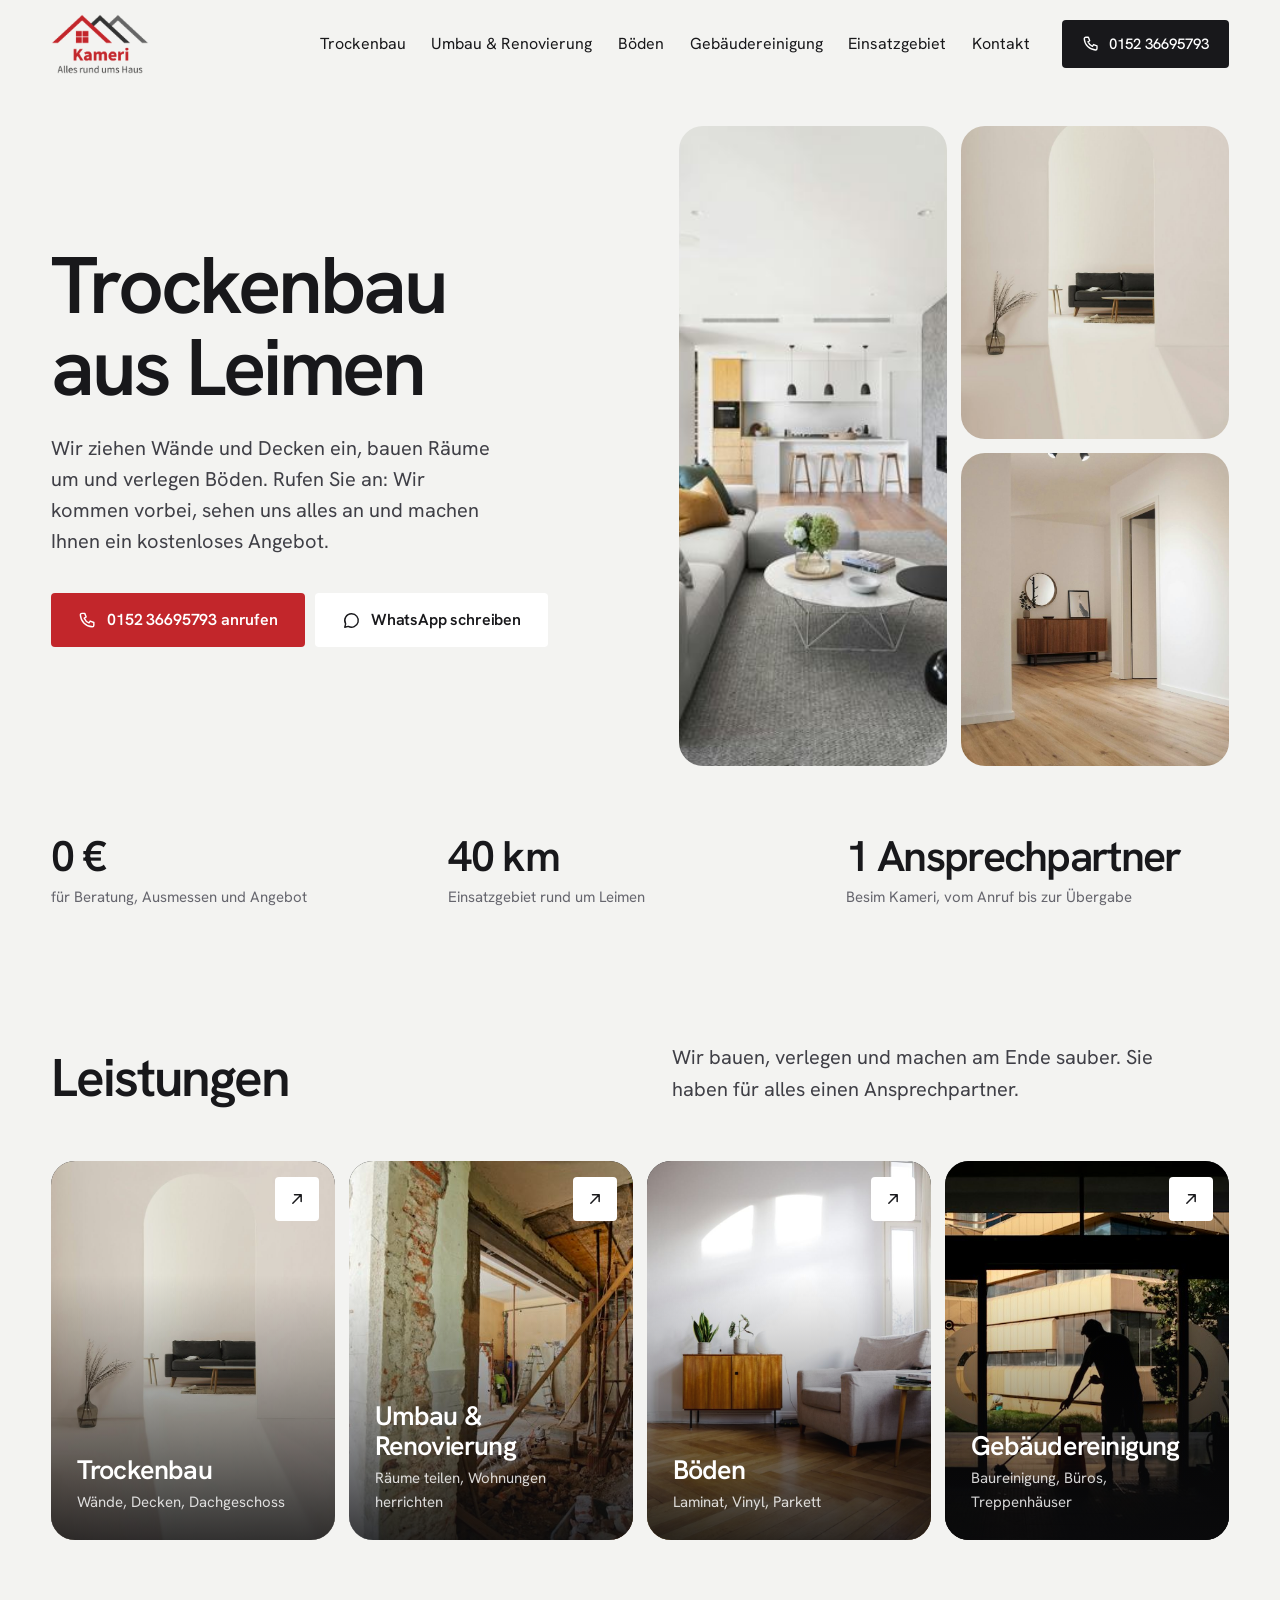
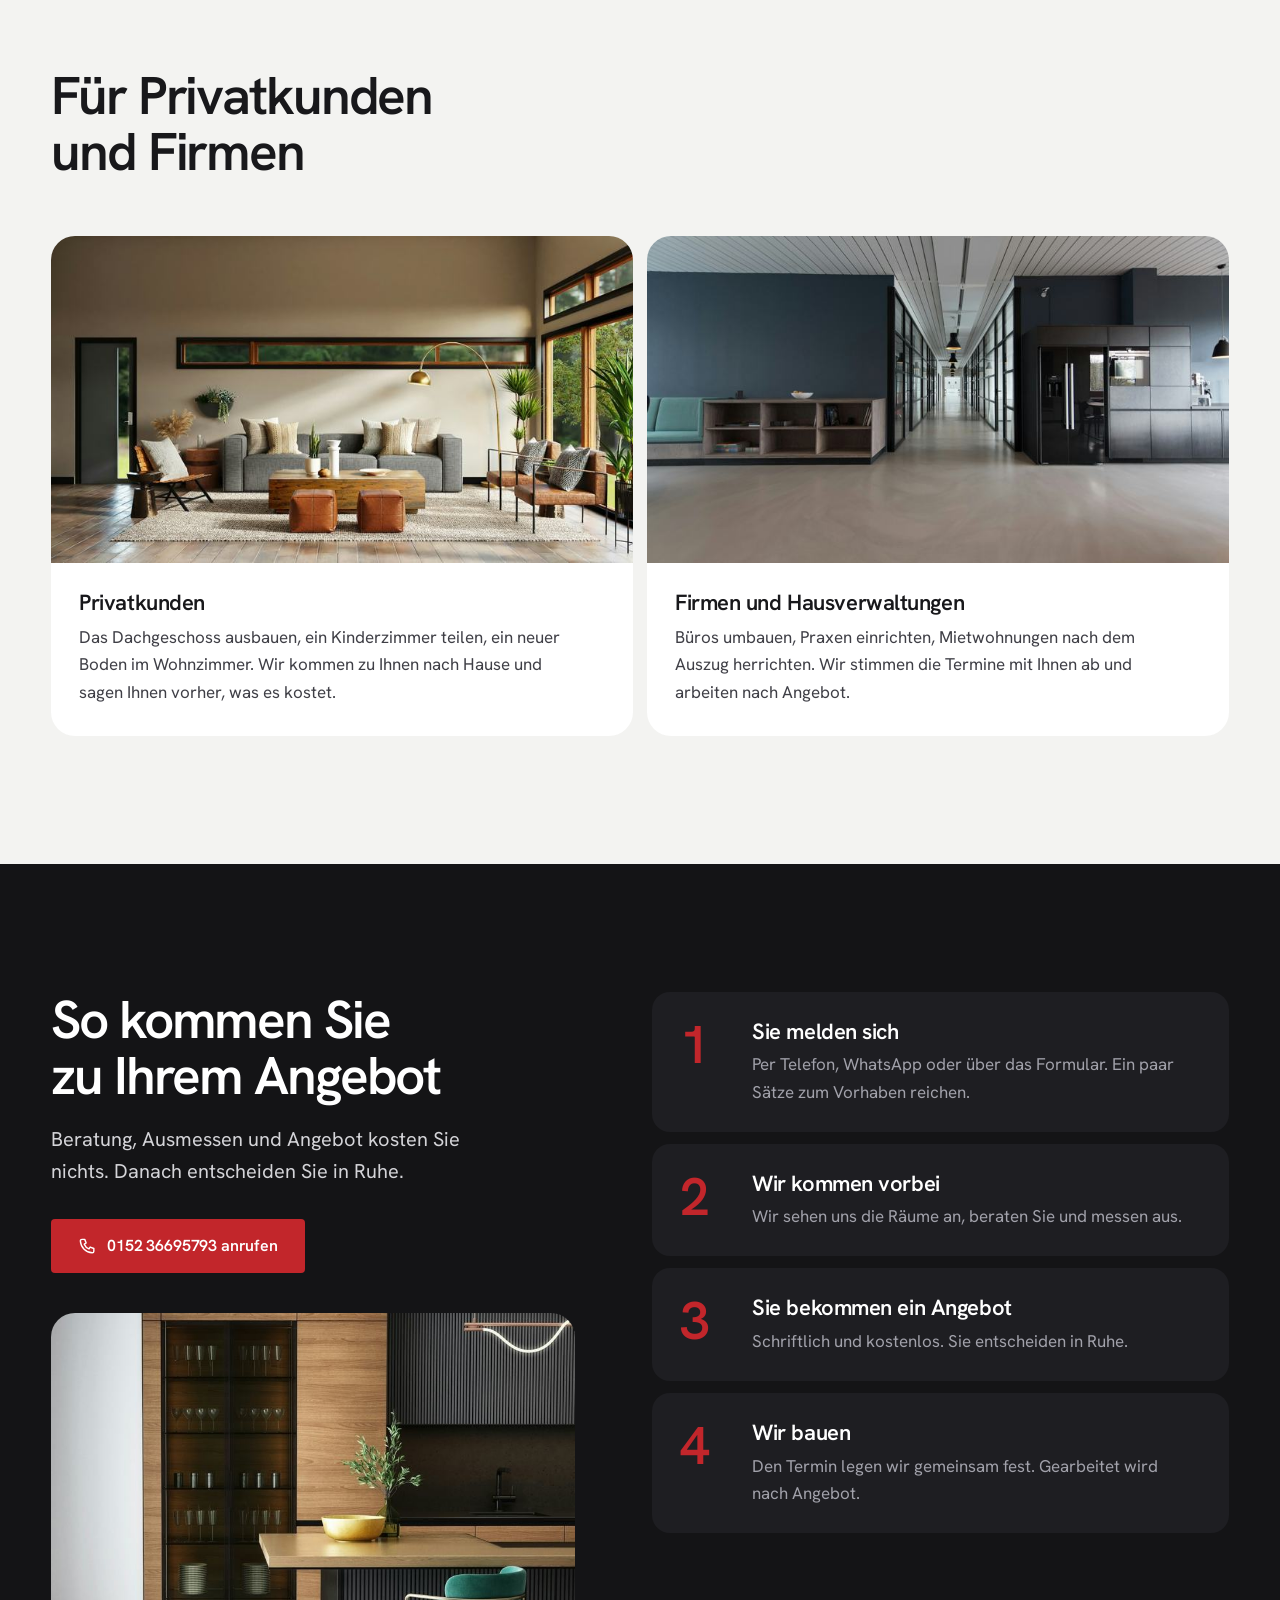
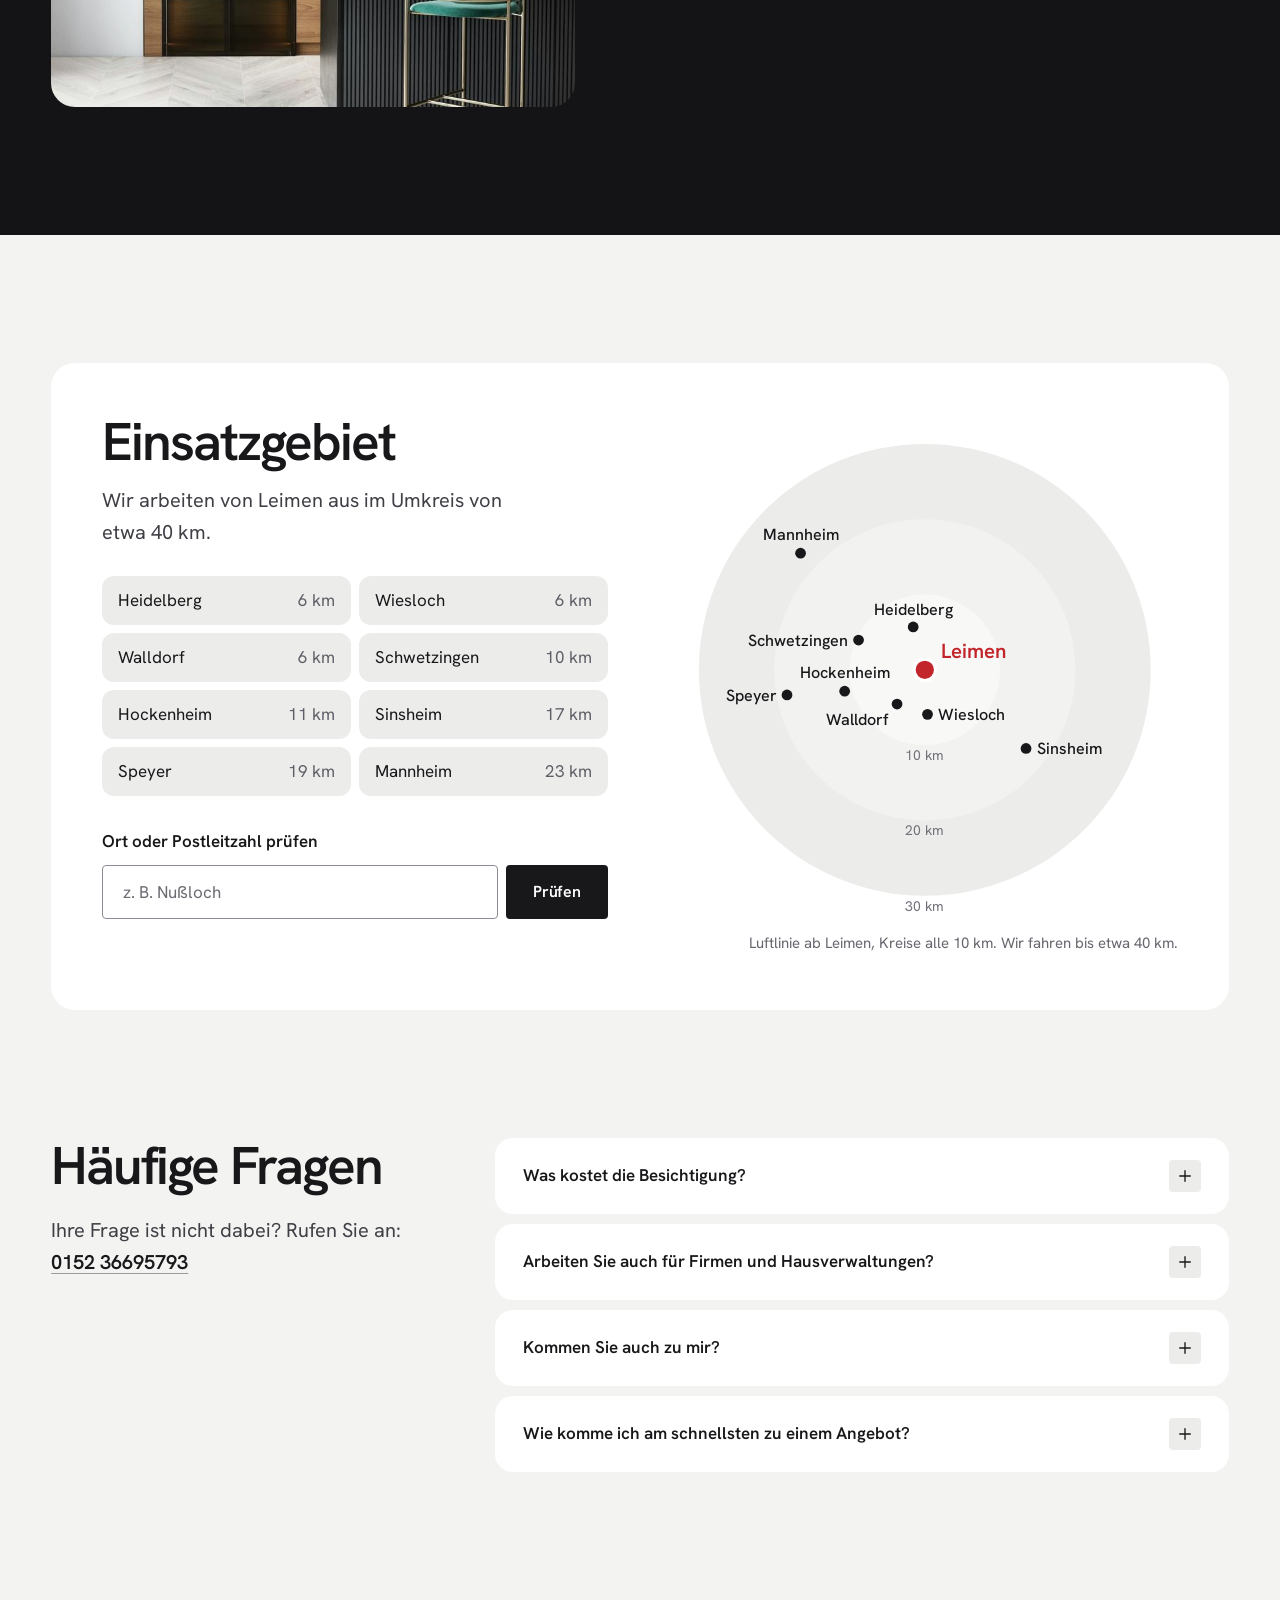
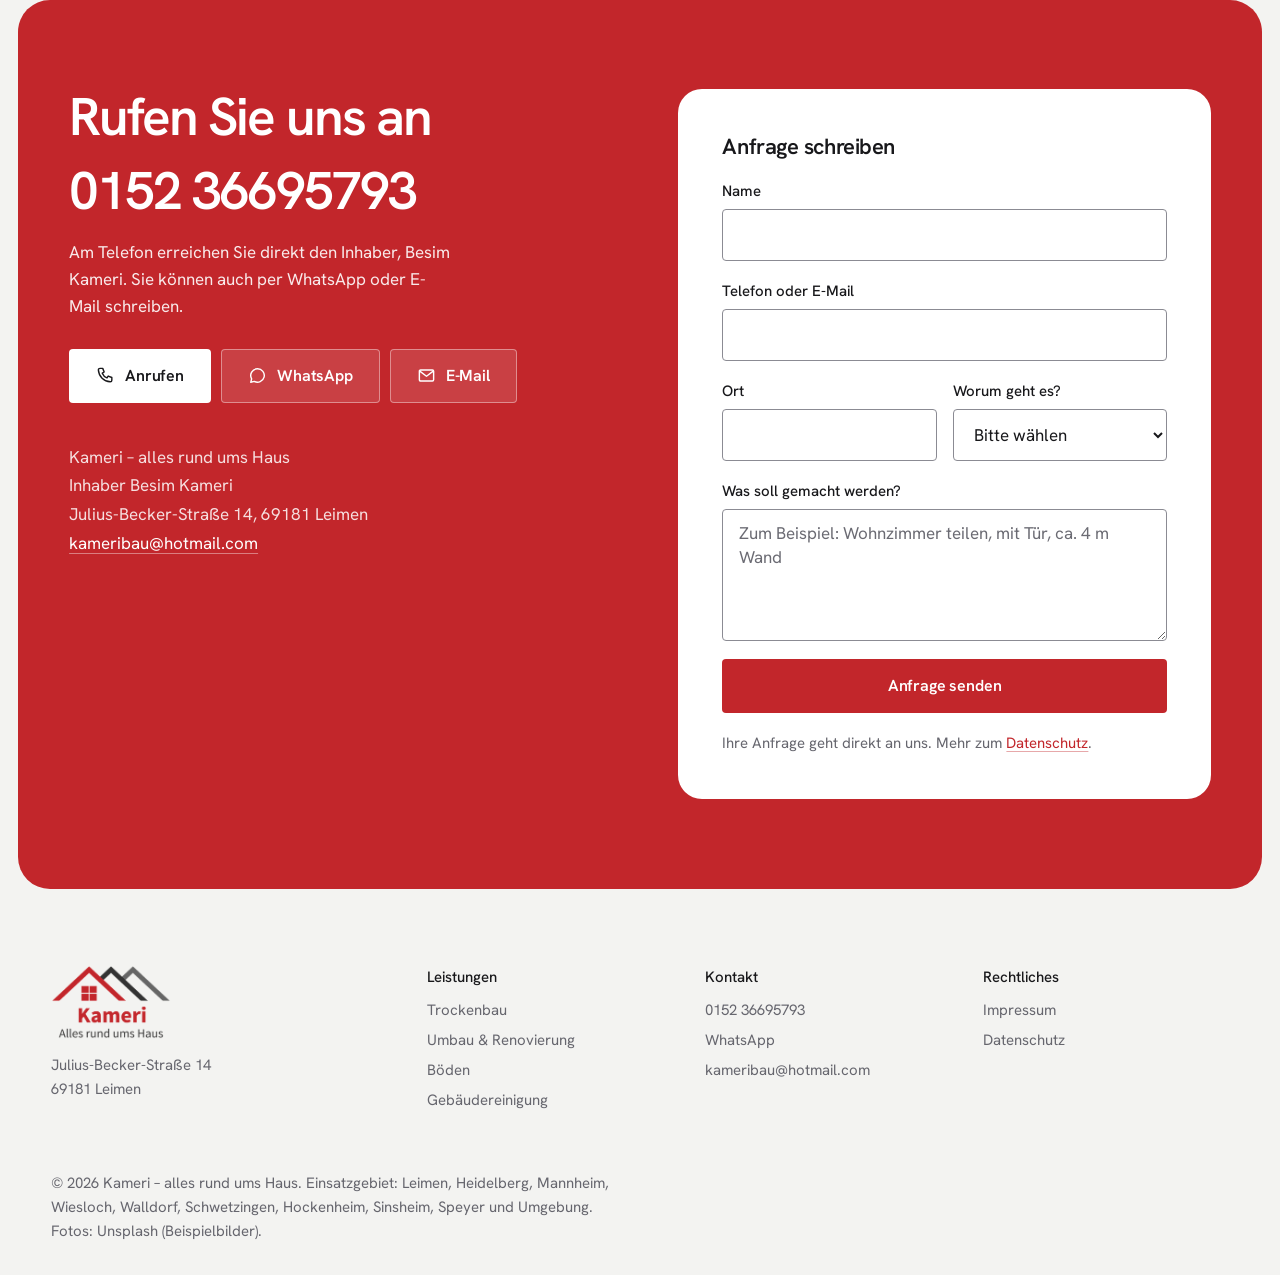
<file: index.html>
<!doctype html>
<html lang="de">
<head>
  <meta charset="utf-8">
  <meta name="viewport" content="width=device-width, initial-scale=1, viewport-fit=cover">
  <title>Kameri – Trockenbau und Innenausbau in Leimen</title>
  <meta name="description" content="Kameri aus Leimen: Trockenbau, Umbau und Renovierung, Böden und Gebäudereinigung für Privatkunden und Firmen im Umkreis von 40 km. Beratung und Angebot kostenlos. Tel. 0152 36695793.">
  <meta name="theme-color" content="#f3f3f1">
  <link rel="icon" type="image/png" href="bilder/favicon.png">
  <link rel="apple-touch-icon" href="bilder/favicon.png">
  <link rel="preload" href="schriften/hanken-grotesk-latin-600-normal.woff2" as="font" type="font/woff2" crossorigin>
  <link rel="preload" href="schriften/hanken-grotesk-latin-400-normal.woff2" as="font" type="font/woff2" crossorigin>
  <link rel="stylesheet" href="stil.css?v=11">
  <meta property="og:title" content="Kameri – Trockenbau und Innenausbau in Leimen">
  <meta property="og:description" content="Kameri aus Leimen: Trockenbau, Umbau und Renovierung, Böden und Gebäudereinigung für Privatkunden und Firmen im Umkreis von 40 km. Beratung und Angebot kostenlos. Tel. 0152 36695793.">
  <meta property="og:image" content="bilder/fotos/wohnkueche-1200.jpg">
  <meta property="og:locale" content="de_DE">
  <script type="application/ld+json">
  {
    "@context": "https://schema.org",
    "@type": "HomeAndConstructionBusiness",
    "name": "Kameri – alles rund ums Haus",
    "founder": "Besim Kameri",
    "telephone": "+49 152 36695793",
    "email": "kameribau@hotmail.com",
    "logo": "bilder/logo.png",
    "address": {
      "@type": "PostalAddress",
      "streetAddress": "Julius-Becker-Straße 14",
      "postalCode": "69181",
      "addressLocality": "Leimen",
      "addressCountry": "DE"
    },
    "areaServed": ["Leimen", "Heidelberg", "Mannheim", "Wiesloch", "Walldorf", "Schwetzingen", "Hockenheim", "Sinsheim", "Speyer"],
    "knowsAbout": ["Trockenbau", "Umbau", "Renovierung", "Bodenverlegung", "Gebäudereinigung"]
  }
  </script>
  <script>document.documentElement.classList.add("js")</script>
</head>
<body>
  <a class="springen" href="#inhalt">Zum Inhalt springen</a>

  <svg width="0" height="0" class="symbole" aria-hidden="true">
    <symbol id="i-telefon" viewBox="0 0 24 24"><path fill="none" stroke="currentColor" stroke-width="1.8" stroke-linecap="round" stroke-linejoin="round" d="M5 3h3.5l1.8 4.6-2.4 1.5a11 11 0 0 0 6 6l1.5-2.4L20 14.5V18a2 2 0 0 1-2 2A16 16 0 0 1 3 5a2 2 0 0 1 2-2Z"/></symbol>
    <symbol id="i-chat" viewBox="0 0 24 24"><path fill="none" stroke="currentColor" stroke-width="1.8" stroke-linecap="round" stroke-linejoin="round" d="M12 3.5a8.5 8.5 0 0 0-7.4 12.7L3.5 20.5l4.4-1.1A8.5 8.5 0 1 0 12 3.5Z"/></symbol>
    <symbol id="i-post" viewBox="0 0 24 24"><rect x="3" y="5" width="18" height="14" rx="1.5" fill="none" stroke="currentColor" stroke-width="1.8"/><path fill="none" stroke="currentColor" stroke-width="1.8" stroke-linejoin="round" d="m3.5 6.5 8.5 6.5 8.5-6.5"/></symbol>
    <symbol id="i-haken" viewBox="0 0 24 24"><path fill="none" stroke="currentColor" stroke-width="2" stroke-linecap="round" stroke-linejoin="round" d="m5 12.5 4.5 4.5L19 7.5"/></symbol>
    <symbol id="i-plus" viewBox="0 0 24 24"><path fill="none" stroke="currentColor" stroke-width="1.8" stroke-linecap="round" d="M12 5v14M5 12h14"/></symbol>
    <symbol id="i-pfeil" viewBox="0 0 24 24"><path fill="none" stroke="currentColor" stroke-width="1.8" stroke-linecap="round" stroke-linejoin="round" d="M7 17 17 7M9 7h8v8"/></symbol>
  </svg>

  <header class="kopf">
    <div class="kopf-innen">
      <a class="marke" href="index.html" aria-label="Kameri – alles rund ums Haus, zur Startseite">
        <img src="bilder/logo-260.png" width="260" height="159" alt="Kameri – alles rund ums Haus">
      </a>
      <nav class="navi" id="navi" aria-label="Hauptnavigation">
        <a href="trockenbau.html">Trockenbau</a>
          <a href="umbau.html">Umbau & Renovierung</a>
          <a href="boeden.html">Böden</a>
          <a href="gebaeudereinigung.html">Gebäudereinigung</a>
        <a href="#gebiet">Einsatzgebiet</a>
        <a href="#kontakt">Kontakt</a>
      </nav>
      <a class="kopf-telefon" href="tel:+4915236695793">
        <svg aria-hidden="true"><use href="#i-telefon"/></svg>
        <span>0152 36695793</span>
      </a>
      <button class="menue-knopf" type="button" aria-expanded="false" aria-controls="navi" aria-label="Menü öffnen"><span></span><span></span></button>
    </div>
  </header>

  <main id="inhalt">
    <section class="start" aria-labelledby="titel">
      <div class="start-text">
        <h1 id="titel">Trockenbau aus Leimen</h1>
        <p class="start-lead">Wir ziehen Wände und Decken ein, bauen Räume um und verlegen Böden. Rufen Sie an: Wir kommen vorbei, sehen uns alles an und machen Ihnen ein kostenloses Angebot.</p>
        <div class="aktionen">
          <a class="knopf knopf-rot" href="tel:+4915236695793"><svg aria-hidden="true"><use href="#i-telefon"/></svg>0152 36695793 anrufen</a>
          <a class="knopf knopf-weiss" href="https://wa.me/4915236695793"><svg aria-hidden="true"><use href="#i-chat"/></svg>WhatsApp schreiben</a>
        </div>
      </div>
      <div class="collage">
        <img class="collage-gross" src="bilder/fotos/wohnkueche-1200.jpg" srcset="bilder/fotos/wohnkueche-800.jpg 800w, bilder/fotos/wohnkueche-1200.jpg 1200w, bilder/fotos/wohnkueche-1600.jpg 1600w" sizes="(max-width: 860px) 60vw, 25vw" width="1200" height="816" fetchpriority="high" alt="Heller Wohnraum mit offener Küche und Holzboden">
        <img src="bilder/fotos/trockenbau-bogen-1200.jpg" srcset="bilder/fotos/trockenbau-bogen-800.jpg 800w, bilder/fotos/trockenbau-bogen-1200.jpg 1200w, bilder/fotos/trockenbau-bogen-1600.jpg 1600w" sizes="(max-width: 860px) 40vw, 22vw" width="1200" height="1800" alt="Weißer Raum mit gerundetem Wanddurchgang">
        <img src="bilder/fotos/raum-eichenboden-1200.jpg" srcset="bilder/fotos/raum-eichenboden-800.jpg 800w, bilder/fotos/raum-eichenboden-1200.jpg 1200w, bilder/fotos/raum-eichenboden-1600.jpg 1600w" sizes="(max-width: 860px) 40vw, 22vw" width="1200" height="2222" alt="Frisch renovierter Flur mit Holzboden">
      </div>
    </section>

    <section class="werte" aria-label="Auf einen Blick">
      <div class="wert"><b>0 €</b><span>für Beratung, Ausmessen und Angebot</span></div>
      <div class="wert"><b>40 km</b><span>Einsatzgebiet rund um Leimen</span></div>
      <div class="wert"><b>1 Ansprechpartner</b><span>Besim Kameri, vom Anruf bis zur Übergabe</span></div>
    </section>

    <section class="abschnitt" id="leistungen" aria-labelledby="leistungen-titel">
      <div class="innen">
        <div class="abschnitt-kopf" data-zeigen>
          <h2 id="leistungen-titel">Leistungen</h2>
          <p>Wir bauen, verlegen und machen am Ende sauber. Sie haben für alles einen Ansprechpartner.</p>
        </div>
        <div class="kacheln">
          <a class="kachel" href="trockenbau.html" data-zeigen>
            <img src="bilder/fotos/trockenbau-bogen-1200.jpg" srcset="bilder/fotos/trockenbau-bogen-800.jpg 800w, bilder/fotos/trockenbau-bogen-1200.jpg 1200w, bilder/fotos/trockenbau-bogen-1600.jpg 1600w" sizes="(max-width: 720px) 100vw, (max-width: 1100px) 50vw, 25vw" width="1200" height="1800" loading="lazy" alt="Weißer Raum mit gerundetem Wanddurchgang">
            <span class="kachel-pfeil"><svg aria-hidden="true"><use href="#i-pfeil"/></svg></span>
            <span class="kachel-text">
              <span class="kachel-name">Trockenbau</span>
              <span class="kachel-kurz">Wände, Decken, Dachgeschoss</span>
            </span>
          </a>
          <a class="kachel" href="umbau.html" data-zeigen>
            <img src="bilder/fotos/umbau-altbau-1200.jpg" srcset="bilder/fotos/umbau-altbau-800.jpg 800w, bilder/fotos/umbau-altbau-1200.jpg 1200w, bilder/fotos/umbau-altbau-1600.jpg 1600w" sizes="(max-width: 720px) 100vw, (max-width: 1100px) 50vw, 25vw" width="1200" height="798" loading="lazy" alt="Altbauwohnung im Umbau mit geöffneter Wand und Stützen">
            <span class="kachel-pfeil"><svg aria-hidden="true"><use href="#i-pfeil"/></svg></span>
            <span class="kachel-text">
              <span class="kachel-name">Umbau & Renovierung</span>
              <span class="kachel-kurz">Räume teilen, Wohnungen herrichten</span>
            </span>
          </a>
          <a class="kachel" href="boeden.html" data-zeigen>
            <img src="bilder/fotos/boden-fischgraet-1200.jpg" srcset="bilder/fotos/boden-fischgraet-800.jpg 800w, bilder/fotos/boden-fischgraet-1200.jpg 1200w, bilder/fotos/boden-fischgraet-1600.jpg 1600w" sizes="(max-width: 720px) 100vw, (max-width: 1100px) 50vw, 25vw" width="1200" height="1800" loading="lazy" alt="Wohnzimmer mit Parkett und hellen Wänden">
            <span class="kachel-pfeil"><svg aria-hidden="true"><use href="#i-pfeil"/></svg></span>
            <span class="kachel-text">
              <span class="kachel-name">Böden</span>
              <span class="kachel-kurz">Laminat, Vinyl, Parkett</span>
            </span>
          </a>
          <a class="kachel" href="gebaeudereinigung.html" data-zeigen>
            <img src="bilder/fotos/reinigung-buero-1200.jpg" srcset="bilder/fotos/reinigung-buero-800.jpg 800w, bilder/fotos/reinigung-buero-1200.jpg 1200w, bilder/fotos/reinigung-buero-1600.jpg 1600w" sizes="(max-width: 720px) 100vw, (max-width: 1100px) 50vw, 25vw" width="1200" height="800" loading="lazy" alt="Reinigungskraft wischt am Abend den Boden einer Bürolobby">
            <span class="kachel-pfeil"><svg aria-hidden="true"><use href="#i-pfeil"/></svg></span>
            <span class="kachel-text">
              <span class="kachel-name">Gebäudereinigung</span>
              <span class="kachel-kurz">Baureinigung, Büros, Treppenhäuser</span>
            </span>
          </a>
        </div>
      </div>
    </section>

    <section class="abschnitt abschnitt-oben-frei" aria-labelledby="kunden-titel">
      <div class="innen">
        <div class="abschnitt-kopf" data-zeigen>
          <h2 id="kunden-titel">Für Privatkunden und Firmen</h2>
        </div>
        <div class="kunden">
          <article class="kunde" data-zeigen>
            <img src="bilder/fotos/wohnraum-1200.jpg" srcset="bilder/fotos/wohnraum-800.jpg 800w, bilder/fotos/wohnraum-1200.jpg 1200w, bilder/fotos/wohnraum-1600.jpg 1600w" sizes="(max-width: 860px) 100vw, 50vw" width="1200" height="633" loading="lazy" alt="Großer, heller Wohnraum mit Sofa und Holzboden">
            <div class="kunde-text">
              <h3>Privatkunden</h3>
              <p>Das Dachgeschoss ausbauen, ein Kinderzimmer teilen, ein neuer Boden im Wohnzimmer. Wir kommen zu Ihnen nach Hause und sagen Ihnen vorher, was es kostet.</p>
            </div>
          </article>
          <article class="kunde" data-zeigen>
            <img src="bilder/fotos/buero-1200.jpg" srcset="bilder/fotos/buero-800.jpg 800w, bilder/fotos/buero-1200.jpg 1200w, bilder/fotos/buero-1600.jpg 1600w" sizes="(max-width: 860px) 100vw, 50vw" width="1200" height="801" loading="lazy" alt="Bürofläche mit Glastrennwänden und abgehängter Decke">
            <div class="kunde-text">
              <h3>Firmen und Hausverwaltungen</h3>
              <p>Büros umbauen, Praxen einrichten, Mietwohnungen nach dem Auszug herrichten. Wir stimmen die Termine mit Ihnen ab und arbeiten nach Angebot.</p>
            </div>
          </article>
        </div>
      </div>
    </section>

    <section class="dunkel" id="ablauf" aria-labelledby="ablauf-titel">
      <div class="innen ablauf-innen">
        <div class="ablauf-text" data-zeigen>
          <h2 id="ablauf-titel">So kommen Sie zu Ihrem Angebot</h2>
          <p>Beratung, Ausmessen und Angebot kosten Sie nichts. Danach entscheiden Sie in Ruhe.</p>
          <div class="aktionen">
            <a class="knopf knopf-rot" href="tel:+4915236695793"><svg aria-hidden="true"><use href="#i-telefon"/></svg>0152 36695793 anrufen</a>
          </div>
          <img class="ablauf-bild" src="bilder/fotos/kueche-dunkel-1200.jpg" srcset="bilder/fotos/kueche-dunkel-800.jpg 800w, bilder/fotos/kueche-dunkel-1200.jpg 1200w, bilder/fotos/kueche-dunkel-1600.jpg 1600w" sizes="(max-width: 860px) 100vw, 40vw" width="1200" height="1311" loading="lazy" alt="Dunkle, edle Küche mit Holzfronten und Fischgrätboden">
        </div>
        <ol class="ablauf">
          <li data-zeigen>
            <h3>Sie melden sich</h3>
            <p>Per Telefon, WhatsApp oder über das Formular. Ein paar Sätze zum Vorhaben reichen.</p>
          </li>
          <li data-zeigen>
            <h3>Wir kommen vorbei</h3>
            <p>Wir sehen uns die Räume an, beraten Sie und messen aus.</p>
          </li>
          <li data-zeigen>
            <h3>Sie bekommen ein Angebot</h3>
            <p>Schriftlich und kostenlos. Sie entscheiden in Ruhe.</p>
          </li>
          <li data-zeigen>
            <h3>Wir bauen</h3>
            <p>Den Termin legen wir gemeinsam fest. Gearbeitet wird nach Angebot.</p>
          </li>
        </ol>
      </div>
    </section>

    <section class="abschnitt" id="gebiet" aria-labelledby="gebiet-titel">
      <div class="innen">
        <div class="gebiet-karte">
          <div class="gebiet-text" data-zeigen>
            <h2 id="gebiet-titel">Einsatzgebiet</h2>
            <p>Wir arbeiten von Leimen aus im Umkreis von etwa 40&nbsp;km.</p>
            <ul class="orte">
              <li><span>Heidelberg</span><span>6 km</span></li>
              <li><span>Wiesloch</span><span>6 km</span></li>
              <li><span>Walldorf</span><span>6 km</span></li>
              <li><span>Schwetzingen</span><span>10 km</span></li>
              <li><span>Hockenheim</span><span>11 km</span></li>
              <li><span>Sinsheim</span><span>17 km</span></li>
              <li><span>Speyer</span><span>19 km</span></li>
              <li><span>Mannheim</span><span>23 km</span></li>
            </ul>

            <form class="ortcheck" id="ortcheck" novalidate>
              <label for="ort-eingabe">Ort oder Postleitzahl prüfen</label>
              <div class="ortcheck-zeile">
                <input id="ort-eingabe" name="ort" type="text" list="ortliste" autocomplete="address-level2" enterkeyhint="search" placeholder="z. B. Nußloch" autocapitalize="words">
                <button class="knopf knopf-dunkel" type="submit">Prüfen</button>
              </div>
              <datalist id="ortliste"></datalist>
              <p class="ortcheck-antwort" id="ort-antwort" aria-live="polite"></p>
            </form>
          </div>

          <figure class="karte" data-zeigen>
            <svg viewBox="-235 -235 470 470" role="img" aria-labelledby="karte-titel">
              <title id="karte-titel">Karte: Leimen in der Mitte, Kreise im Abstand von 10 Kilometern, mit Heidelberg, Mannheim, Wiesloch, Walldorf, Schwetzingen, Hockenheim, Sinsheim und Speyer.</title>
              <circle r="210" fill="#ececea"/>
              <circle r="140" fill="#f2f2f0"/>
              <circle r="70" fill="#f8f8f7"/>
              <g fill="#71717a" font-size="13" text-anchor="middle" font-family="Hanken Grotesk, sans-serif">
                <text y="84">10 km</text>
                <text y="154">20 km</text>
                <text y="224">30 km</text>
              </g>
              <g fill="#18181b">
                <circle cx="-10.8" cy="-39.8" r="5"/>
                <circle cx="-115.5" cy="-108.4" r="5"/>
                <circle cx="2.5" cy="41.4" r="5"/>
                <circle cx="-25.8" cy="31.8" r="5"/>
                <circle cx="-61.6" cy="-27.7" r="5"/>
                <circle cx="-74.5" cy="19.9" r="5"/>
                <circle cx="94.1" cy="73.1" r="5"/>
                <circle cx="-128.1" cy="23.4" r="5"/>
              </g>
              <g fill="#18181b" font-size="15" font-weight="500" font-family="Hanken Grotesk, sans-serif">
                <text x="-10.8" y="-51" text-anchor="middle">Heidelberg</text>
                <text x="-115.5" y="-121" text-anchor="middle">Mannheim</text>
                <text x="12" y="47">Wiesloch</text>
                <text x="-34" y="51" text-anchor="end">Walldorf</text>
                <text x="-71" y="-22" text-anchor="end">Schwetzingen</text>
                <text x="-74.5" y="8" text-anchor="middle">Hockenheim</text>
                <text x="104" y="78">Sinsheim</text>
                <text x="-137" y="29" text-anchor="end">Speyer</text>
              </g>
              <circle r="10" fill="#c2262b" stroke="#ffffff" stroke-width="3"/>
              <text x="15" y="-11" font-size="19" font-weight="600" fill="#c2262b" font-family="Hanken Grotesk, sans-serif">Leimen</text>
            </svg>
            <figcaption>Luftlinie ab Leimen, Kreise alle 10&nbsp;km. Wir fahren bis etwa 40&nbsp;km.</figcaption>
          </figure>
        </div>
      </div>
    </section>

    <section class="abschnitt abschnitt-oben-frei" id="fragen" aria-labelledby="fragen-titel">
      <div class="innen fragen-innen">
        <div class="abschnitt-kopf abschnitt-kopf-schmal" data-zeigen>
          <h2 id="fragen-titel">Häufige Fragen</h2>
          <p class="fragen-hinweis">Ihre Frage ist nicht dabei? Rufen Sie an: <a class="textlink" href="tel:+4915236695793">0152 36695793</a></p>
        </div>
        <div class="fragen" data-zeigen>
          <details>
            <summary>Was kostet die Besichtigung?<svg aria-hidden="true"><use href="#i-plus"/></svg></summary>
            <p>Nichts. Beratung, Ausmessen und Angebot sind kostenlos und unverbindlich.</p>
          </details>
          <details>
            <summary>Arbeiten Sie auch für Firmen und Hausverwaltungen?<svg aria-hidden="true"><use href="#i-plus"/></svg></summary>
            <p>Ja. Wir bauen Büros, Praxen und Läden um und richten Mietwohnungen nach dem Auszug wieder her.</p>
          </details>
          <details>
            <summary>Kommen Sie auch zu mir?<svg aria-hidden="true"><use href="#i-plus"/></svg></summary>
            <p>Wir fahren rund 40&nbsp;km um Leimen, zum Beispiel nach Heidelberg, Mannheim, Wiesloch, Walldorf, Schwetzingen, Sinsheim und Speyer. Ihren Ort können Sie <a class="textlink" href="#gebiet">beim Einsatzgebiet prüfen</a>.</p>
          </details>
          <details>
            <summary>Wie komme ich am schnellsten zu einem Angebot?<svg aria-hidden="true"><use href="#i-plus"/></svg></summary>
            <p>Rufen Sie an oder schicken Sie per WhatsApp eine kurze Beschreibung und ein paar Fotos. Dann vereinbaren wir einen Termin vor Ort.</p>
          </details>
        </div>
      </div>
    </section>

    <section class="kontakt" id="kontakt" aria-labelledby="kontakt-titel">
      <div class="kontakt-flaeche">
        <div class="innen kontakt-innen">
          <div class="kontakt-text" data-zeigen>
            <h2 id="kontakt-titel">Rufen Sie uns an</h2>
            <a class="kontakt-nummer" href="tel:+4915236695793">0152 36695793</a>
            <p>Am Telefon erreichen Sie direkt den Inhaber, Besim Kameri. Sie können auch per WhatsApp oder E-Mail schreiben.</p>
            <div class="aktionen">
              <a class="knopf knopf-weiss" href="tel:+4915236695793"><svg aria-hidden="true"><use href="#i-telefon"/></svg>Anrufen</a>
              <a class="knopf knopf-glas" href="https://wa.me/4915236695793"><svg aria-hidden="true"><use href="#i-chat"/></svg>WhatsApp</a>
              <a class="knopf knopf-glas" href="mailto:kameribau@hotmail.com"><svg aria-hidden="true"><use href="#i-post"/></svg>E-Mail</a>
            </div>
            <address>
              Kameri – alles rund ums Haus<br>
              Inhaber Besim Kameri<br>
              Julius-Becker-Straße 14, 69181 Leimen<br>
              <a class="textlink" href="mailto:kameribau@hotmail.com">kameribau@hotmail.com</a>
            </address>
          </div>

          <form class="formular" id="anfrage" data-anfrage action="mailto:kameribau@hotmail.com" method="post" enctype="text/plain" novalidate data-zeigen>
            <h3>Anfrage schreiben</h3>
            <div class="feld">
              <label for="f-name">Name</label>
              <input id="f-name" name="Name" type="text" autocomplete="name" required aria-describedby="f-name-fehler">
              <span class="fehler" id="f-name-fehler"></span>
            </div>
            <div class="feld">
              <label for="f-kontakt">Telefon oder E-Mail</label>
              <input id="f-kontakt" name="Kontakt" type="text" autocapitalize="none" autocorrect="off" spellcheck="false" required aria-describedby="f-kontakt-fehler">
              <span class="fehler" id="f-kontakt-fehler"></span>
            </div>
            <div class="feld-reihe">
              <div class="feld">
                <label for="f-ort">Ort</label>
                <input id="f-ort" name="Ort" type="text" autocomplete="address-level2">
              </div>
              <div class="feld">
                <label for="f-leistung">Worum geht es?</label>
                <select id="f-leistung" name="Leistung">
                <option value="" selected>Bitte wählen</option>
                <option>Trockenbau</option>
                <option>Umbau / Renovierung</option>
                <option>Boden</option>
                <option>Gebäudereinigung</option>
                <option>Etwas anderes</option>
              </select>
              </div>
            </div>
            <div class="feld">
              <label for="f-nachricht">Was soll gemacht werden?</label>
              <textarea id="f-nachricht" name="Nachricht" required aria-describedby="f-nachricht-fehler" placeholder="Zum Beispiel: Wohnzimmer teilen, mit Tür, ca. 4 m Wand"></textarea>
              <span class="fehler" id="f-nachricht-fehler"></span>
            </div>
            <input class="falle" type="checkbox" name="botcheck" tabindex="-1" autocomplete="off" aria-hidden="true">
            <button class="knopf knopf-rot knopf-breit" type="submit">Anfrage senden</button>
            <p class="formular-hinweis"><span data-hinweis-mail>Öffnet Ihr E-Mail-Programm mit der fertigen Nachricht.</span> Mehr zum <a class="textlink" href="datenschutz.html">Datenschutz</a>.</p>
            <p class="formular-status" role="status" aria-live="polite"></p>
          </form>
        </div>
      </div>
    </section>
  </main>

  <footer class="fuss">
    <div class="innen fuss-innen">
      <div class="fuss-marke">
        <img class="fuss-logo" src="bilder/logo-260.png" width="260" height="159" alt="Kameri – alles rund ums Haus" loading="lazy">
        <p>Julius-Becker-Straße 14<br>69181 Leimen</p>
      </div>
      <div>
        <p class="fuss-titel">Leistungen</p>
        <p class="fuss-links"><a href="trockenbau.html">Trockenbau</a><a href="umbau.html">Umbau & Renovierung</a><a href="boeden.html">Böden</a><a href="gebaeudereinigung.html">Gebäudereinigung</a></p>
      </div>
      <div>
        <p class="fuss-titel">Kontakt</p>
        <p class="fuss-links"><a href="tel:+4915236695793">0152 36695793</a><a href="https://wa.me/4915236695793">WhatsApp</a><a href="mailto:kameribau@hotmail.com">kameribau@hotmail.com</a></p>
      </div>
      <div>
        <p class="fuss-titel">Rechtliches</p>
        <p class="fuss-links"><a href="impressum.html">Impressum</a><a href="datenschutz.html">Datenschutz</a></p>
      </div>
      <p class="fuss-recht">© <span data-jahr>2026</span> Kameri – alles rund ums Haus. Einsatzgebiet: Leimen, Heidelberg, Mannheim, Wiesloch, Walldorf, Schwetzingen, Hockenheim, Sinsheim, Speyer und Umgebung. Fotos: Unsplash (Beispielbilder).</p>
    </div>
  </footer>

  <div class="leiste" data-leiste>
    <a class="leiste-anruf" href="tel:+4915236695793"><svg aria-hidden="true"><use href="#i-telefon"/></svg>Anrufen</a>
    <a class="leiste-whatsapp" href="https://wa.me/4915236695793"><svg aria-hidden="true"><use href="#i-chat"/></svg>WhatsApp</a>
  </div>

  <script src="seite.js?v=11" defer></script>
</body>
</html>
</file>
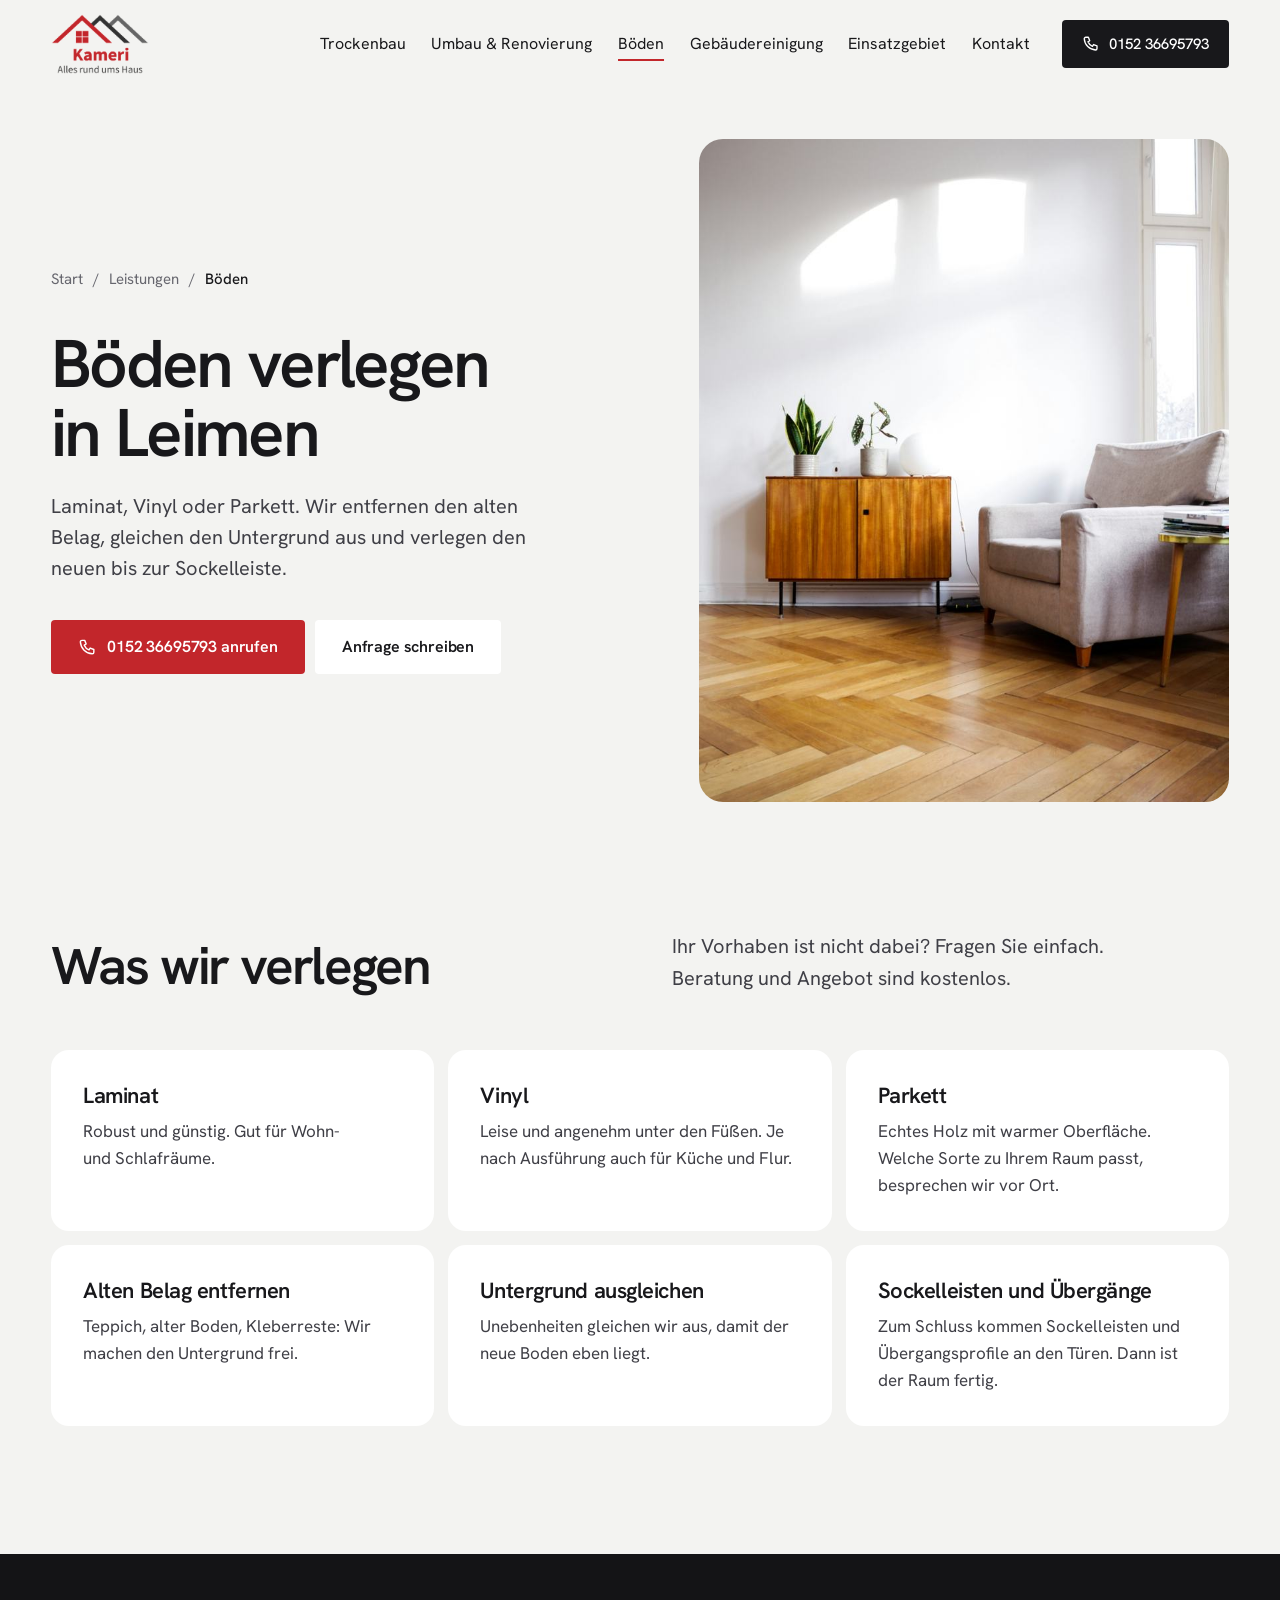
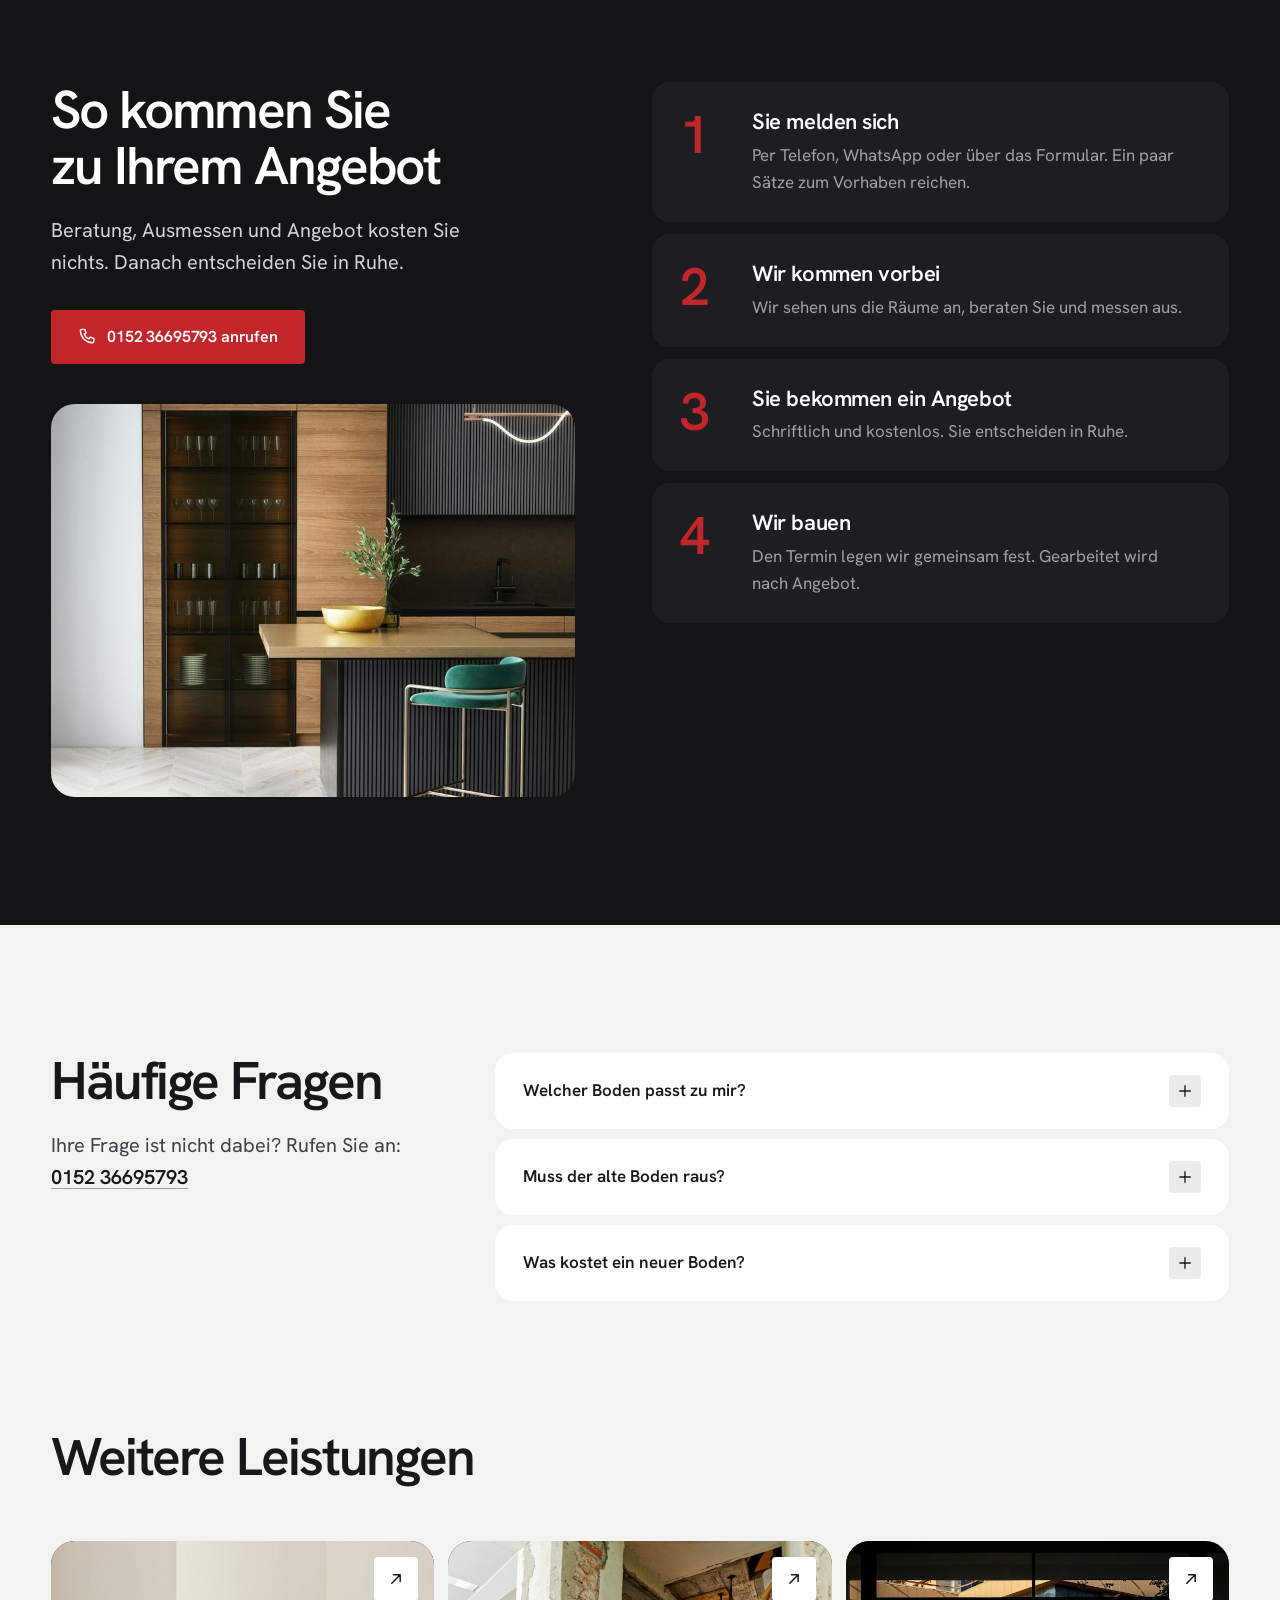
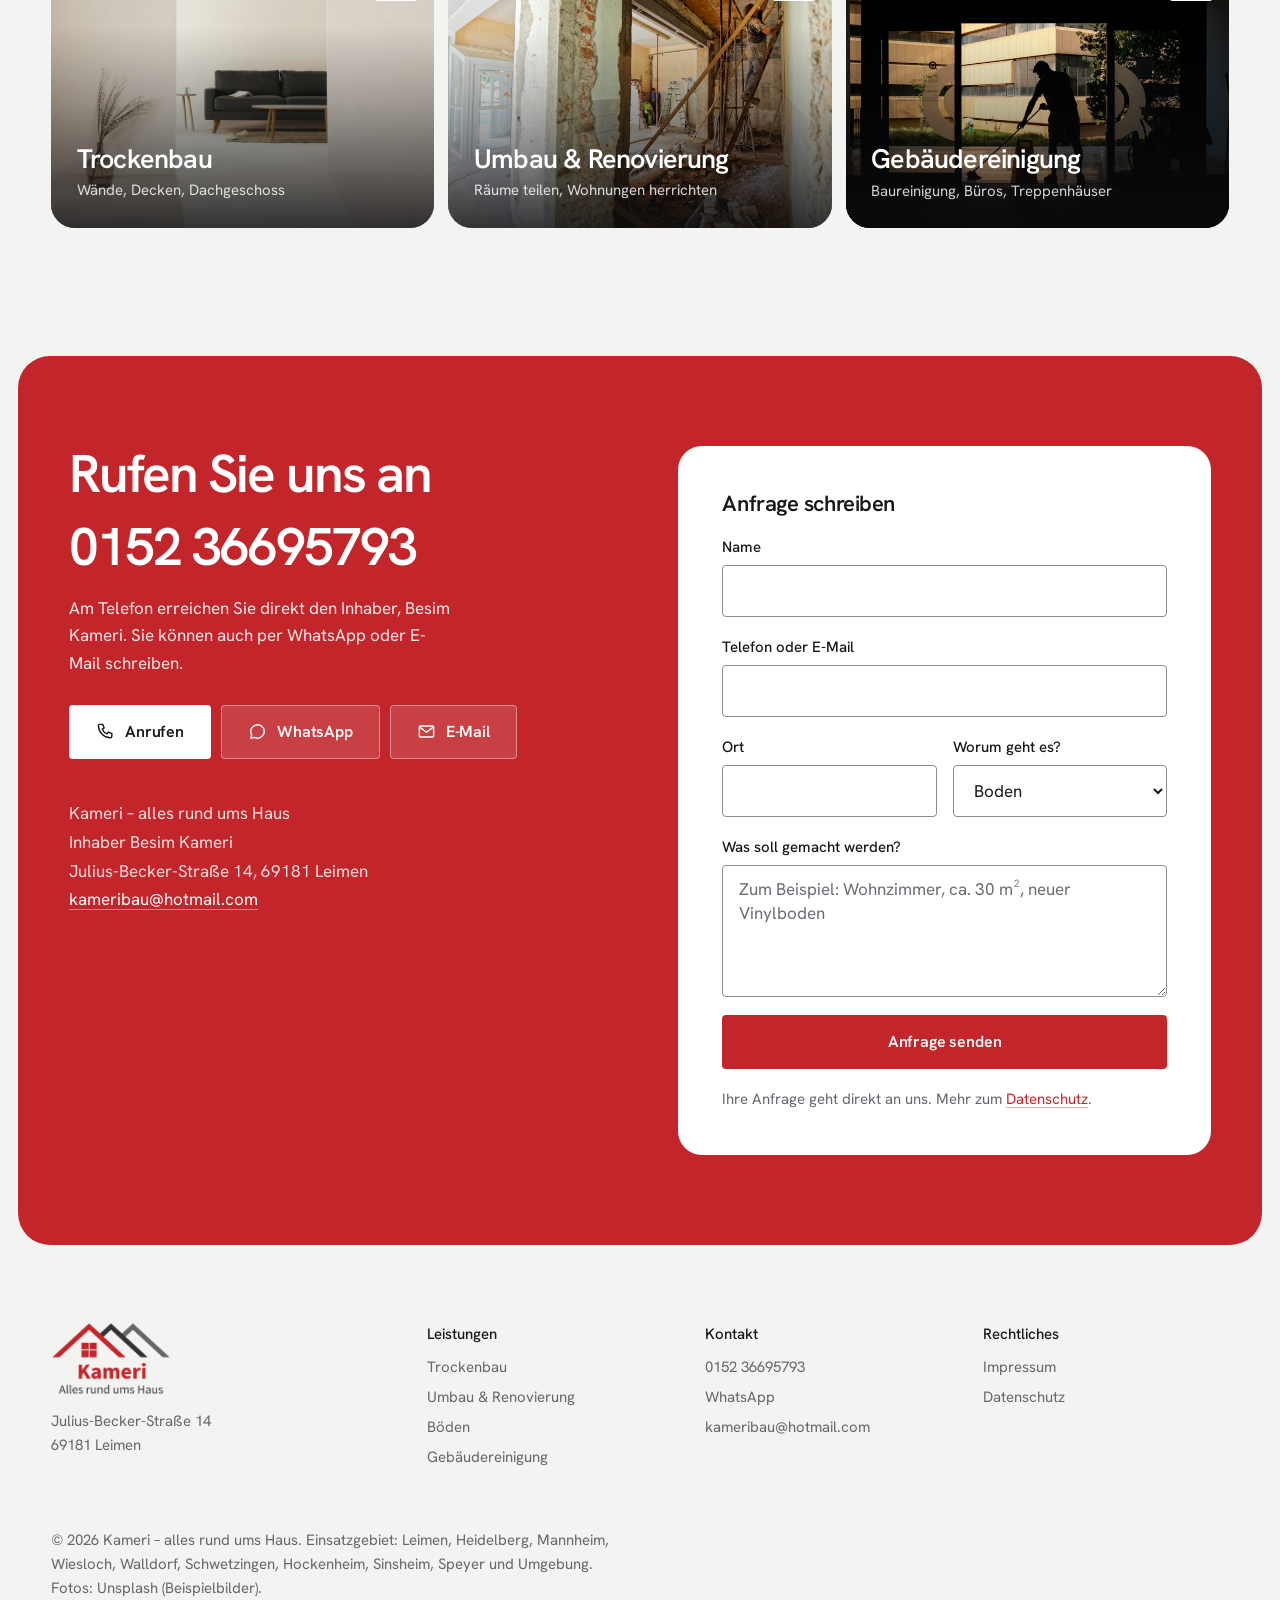
<file: boeden.html>
<!doctype html>
<html lang="de">
<head>
  <meta charset="utf-8">
  <meta name="viewport" content="width=device-width, initial-scale=1, viewport-fit=cover">
  <title>Boden verlegen in Leimen, Heidelberg und Umgebung – Kameri</title>
  <meta name="description" content="Laminat, Vinyl und Parkett verlegen in Leimen und Umgebung: alten Belag entfernen, Untergrund ausgleichen, neuen Boden verlegen. Beratung und Angebot kostenlos.">
  <meta name="theme-color" content="#f3f3f1">
  <link rel="icon" type="image/png" href="bilder/favicon.png">
  <link rel="apple-touch-icon" href="bilder/favicon.png">
  <link rel="preload" href="schriften/hanken-grotesk-latin-600-normal.woff2" as="font" type="font/woff2" crossorigin>
  <link rel="preload" href="schriften/hanken-grotesk-latin-400-normal.woff2" as="font" type="font/woff2" crossorigin>
  <link rel="stylesheet" href="stil.css?v=11">
  <meta property="og:title" content="Boden verlegen in Leimen, Heidelberg und Umgebung – Kameri">
  <meta property="og:description" content="Laminat, Vinyl und Parkett verlegen in Leimen und Umgebung: alten Belag entfernen, Untergrund ausgleichen, neuen Boden verlegen. Beratung und Angebot kostenlos.">
  <meta property="og:image" content="bilder/fotos/boden-fischgraet-1200.jpg">
  <meta property="og:locale" content="de_DE">
  <script type="application/ld+json">
  {
    "@context": "https://schema.org",
    "@type": "Service",
    "serviceType": "Böden",
    "areaServed": ["Leimen", "Heidelberg", "Mannheim", "Wiesloch", "Walldorf", "Schwetzingen", "Hockenheim", "Sinsheim", "Speyer"],
    "provider": {
      "@type": "HomeAndConstructionBusiness",
      "name": "Kameri – alles rund ums Haus",
      "telephone": "+49 152 36695793",
      "address": { "@type": "PostalAddress", "streetAddress": "Julius-Becker-Straße 14", "postalCode": "69181", "addressLocality": "Leimen", "addressCountry": "DE" }
    }
  }
  </script>
  <script>document.documentElement.classList.add("js")</script>
</head>
<body>
  <a class="springen" href="#inhalt">Zum Inhalt springen</a>

  <svg width="0" height="0" class="symbole" aria-hidden="true">
    <symbol id="i-telefon" viewBox="0 0 24 24"><path fill="none" stroke="currentColor" stroke-width="1.8" stroke-linecap="round" stroke-linejoin="round" d="M5 3h3.5l1.8 4.6-2.4 1.5a11 11 0 0 0 6 6l1.5-2.4L20 14.5V18a2 2 0 0 1-2 2A16 16 0 0 1 3 5a2 2 0 0 1 2-2Z"/></symbol>
    <symbol id="i-chat" viewBox="0 0 24 24"><path fill="none" stroke="currentColor" stroke-width="1.8" stroke-linecap="round" stroke-linejoin="round" d="M12 3.5a8.5 8.5 0 0 0-7.4 12.7L3.5 20.5l4.4-1.1A8.5 8.5 0 1 0 12 3.5Z"/></symbol>
    <symbol id="i-post" viewBox="0 0 24 24"><rect x="3" y="5" width="18" height="14" rx="1.5" fill="none" stroke="currentColor" stroke-width="1.8"/><path fill="none" stroke="currentColor" stroke-width="1.8" stroke-linejoin="round" d="m3.5 6.5 8.5 6.5 8.5-6.5"/></symbol>
    <symbol id="i-haken" viewBox="0 0 24 24"><path fill="none" stroke="currentColor" stroke-width="2" stroke-linecap="round" stroke-linejoin="round" d="m5 12.5 4.5 4.5L19 7.5"/></symbol>
    <symbol id="i-plus" viewBox="0 0 24 24"><path fill="none" stroke="currentColor" stroke-width="1.8" stroke-linecap="round" d="M12 5v14M5 12h14"/></symbol>
    <symbol id="i-pfeil" viewBox="0 0 24 24"><path fill="none" stroke="currentColor" stroke-width="1.8" stroke-linecap="round" stroke-linejoin="round" d="M7 17 17 7M9 7h8v8"/></symbol>
  </svg>

  <header class="kopf">
    <div class="kopf-innen">
      <a class="marke" href="index.html" aria-label="Kameri – alles rund ums Haus, zur Startseite">
        <img src="bilder/logo-260.png" width="260" height="159" alt="Kameri – alles rund ums Haus">
      </a>
      <nav class="navi" id="navi" aria-label="Hauptnavigation">
        <a href="trockenbau.html">Trockenbau</a>
          <a href="umbau.html">Umbau & Renovierung</a>
          <a href="boeden.html" aria-current="page">Böden</a>
          <a href="gebaeudereinigung.html">Gebäudereinigung</a>
        <a href="index.html#gebiet">Einsatzgebiet</a>
        <a href="#kontakt">Kontakt</a>
      </nav>
      <a class="kopf-telefon" href="tel:+4915236695793">
        <svg aria-hidden="true"><use href="#i-telefon"/></svg>
        <span>0152 36695793</span>
      </a>
      <button class="menue-knopf" type="button" aria-expanded="false" aria-controls="navi" aria-label="Menü öffnen"><span></span><span></span></button>
    </div>
  </header>

  <main id="inhalt">
    <section class="seitenkopf" aria-labelledby="titel">
      <div class="seitenkopf-text">
        <nav class="pfad" aria-label="Sie sind hier">
          <a href="index.html">Start</a><span aria-hidden="true">/</span><a href="index.html#leistungen">Leistungen</a><span aria-hidden="true">/</span><span aria-current="page">Böden</span>
        </nav>
        <h1 id="titel">Böden verlegen in Leimen</h1>
        <p class="seitenkopf-lead">Laminat, Vinyl oder Parkett. Wir entfernen den alten Belag, gleichen den Untergrund aus und verlegen den neuen bis zur Sockelleiste.</p>
        <div class="aktionen">
          <a class="knopf knopf-rot" href="tel:+4915236695793"><svg aria-hidden="true"><use href="#i-telefon"/></svg>0152 36695793 anrufen</a>
          <a class="knopf knopf-weiss" href="#kontakt">Anfrage schreiben</a>
        </div>
      </div>
      <div class="seitenkopf-bild">
        <img src="bilder/fotos/boden-fischgraet-1200.jpg" srcset="bilder/fotos/boden-fischgraet-800.jpg 800w, bilder/fotos/boden-fischgraet-1200.jpg 1200w, bilder/fotos/boden-fischgraet-1600.jpg 1600w" sizes="(max-width: 860px) 100vw, 45vw" width="1200" height="1800" fetchpriority="high" alt="Wohnzimmer mit Parkett und hellen Wänden">
      </div>
    </section>

    <section class="abschnitt abschnitt-oben-frei" aria-labelledby="punkte-titel">
      <div class="innen">
        <div class="abschnitt-kopf" data-zeigen>
          <h2 id="punkte-titel">Was wir verlegen</h2>
          <p>Ihr Vorhaben ist nicht dabei? Fragen Sie einfach. Beratung und Angebot sind kostenlos.</p>
        </div>
        <ul class="punkte">
          <li data-zeigen>
            <h3>Laminat</h3>
            <p>Robust und günstig. Gut für Wohn- und Schlafräume.</p>
          </li>
          <li data-zeigen>
            <h3>Vinyl</h3>
            <p>Leise und angenehm unter den Füßen. Je nach Ausführung auch für Küche und Flur.</p>
          </li>
          <li data-zeigen>
            <h3>Parkett</h3>
            <p>Echtes Holz mit warmer Oberfläche. Welche Sorte zu Ihrem Raum passt, besprechen wir vor Ort.</p>
          </li>
          <li data-zeigen>
            <h3>Alten Belag entfernen</h3>
            <p>Teppich, alter Boden, Kleberreste: Wir machen den Untergrund frei.</p>
          </li>
          <li data-zeigen>
            <h3>Untergrund ausgleichen</h3>
            <p>Unebenheiten gleichen wir aus, damit der neue Boden eben liegt.</p>
          </li>
          <li data-zeigen>
            <h3>Sockelleisten und Übergänge</h3>
            <p>Zum Schluss kommen Sockelleisten und Übergangsprofile an den Türen. Dann ist der Raum fertig.</p>
          </li>
        </ul>
      </div>
    </section>

    <section class="dunkel" id="ablauf" aria-labelledby="ablauf-titel">
      <div class="innen ablauf-innen">
        <div class="ablauf-text" data-zeigen>
          <h2 id="ablauf-titel">So kommen Sie zu Ihrem Angebot</h2>
          <p>Beratung, Ausmessen und Angebot kosten Sie nichts. Danach entscheiden Sie in Ruhe.</p>
          <div class="aktionen">
            <a class="knopf knopf-rot" href="tel:+4915236695793"><svg aria-hidden="true"><use href="#i-telefon"/></svg>0152 36695793 anrufen</a>
          </div>
          <img class="ablauf-bild" src="bilder/fotos/kueche-dunkel-1200.jpg" srcset="bilder/fotos/kueche-dunkel-800.jpg 800w, bilder/fotos/kueche-dunkel-1200.jpg 1200w, bilder/fotos/kueche-dunkel-1600.jpg 1600w" sizes="(max-width: 860px) 100vw, 40vw" width="1200" height="1311" loading="lazy" alt="Dunkle, edle Küche mit Holzfronten und Fischgrätboden">
        </div>
        <ol class="ablauf">
          <li data-zeigen>
            <h3>Sie melden sich</h3>
            <p>Per Telefon, WhatsApp oder über das Formular. Ein paar Sätze zum Vorhaben reichen.</p>
          </li>
          <li data-zeigen>
            <h3>Wir kommen vorbei</h3>
            <p>Wir sehen uns die Räume an, beraten Sie und messen aus.</p>
          </li>
          <li data-zeigen>
            <h3>Sie bekommen ein Angebot</h3>
            <p>Schriftlich und kostenlos. Sie entscheiden in Ruhe.</p>
          </li>
          <li data-zeigen>
            <h3>Wir bauen</h3>
            <p>Den Termin legen wir gemeinsam fest. Gearbeitet wird nach Angebot.</p>
          </li>
        </ol>
      </div>
    </section>

    <section class="abschnitt" id="fragen" aria-labelledby="fragen-titel">
      <div class="innen fragen-innen">
        <div class="abschnitt-kopf abschnitt-kopf-schmal" data-zeigen>
          <h2 id="fragen-titel">Häufige Fragen</h2>
          <p class="fragen-hinweis">Ihre Frage ist nicht dabei? Rufen Sie an: <a class="textlink" href="tel:+4915236695793">0152 36695793</a></p>
        </div>
        <div class="fragen" data-zeigen>
          <details>
            <summary>Welcher Boden passt zu mir?<svg aria-hidden="true"><use href="#i-plus"/></svg></summary>
            <p>Das hängt vom Raum ab und davon, was Sie ausgeben möchten. Bei der Besichtigung sehen wir uns den Raum an und beraten Sie.</p>
          </details>
          <details>
            <summary>Muss der alte Boden raus?<svg aria-hidden="true"><use href="#i-plus"/></svg></summary>
            <p>Nicht immer. Manchmal kann der neue Belag darauf liegen. Das prüfen wir vor Ort.</p>
          </details>
          <details>
            <summary>Was kostet ein neuer Boden?<svg aria-hidden="true"><use href="#i-plus"/></svg></summary>
            <p>Das hängt von Fläche, Belag und Untergrund ab. Besichtigung und Angebot sind kostenlos.</p>
          </details>
        </div>
      </div>
    </section>

    <section class="abschnitt abschnitt-oben-frei" aria-labelledby="weitere-titel">
      <div class="innen">
        <div class="abschnitt-kopf" data-zeigen>
          <h2 id="weitere-titel">Weitere Leistungen</h2>
        </div>
        <div class="kacheln kacheln-drei">
          <a class="kachel" href="trockenbau.html" data-zeigen>
            <img src="bilder/fotos/trockenbau-bogen-1200.jpg" srcset="bilder/fotos/trockenbau-bogen-800.jpg 800w, bilder/fotos/trockenbau-bogen-1200.jpg 1200w, bilder/fotos/trockenbau-bogen-1600.jpg 1600w" sizes="(max-width: 720px) 100vw, 33vw" width="1200" height="1800" loading="lazy" alt="Weißer Raum mit gerundetem Wanddurchgang">
            <span class="kachel-pfeil"><svg aria-hidden="true"><use href="#i-pfeil"/></svg></span>
            <span class="kachel-text">
              <span class="kachel-name">Trockenbau</span>
              <span class="kachel-kurz">Wände, Decken, Dachgeschoss</span>
            </span>
          </a>
          <a class="kachel" href="umbau.html" data-zeigen>
            <img src="bilder/fotos/umbau-altbau-1200.jpg" srcset="bilder/fotos/umbau-altbau-800.jpg 800w, bilder/fotos/umbau-altbau-1200.jpg 1200w, bilder/fotos/umbau-altbau-1600.jpg 1600w" sizes="(max-width: 720px) 100vw, 33vw" width="1200" height="798" loading="lazy" alt="Altbauwohnung im Umbau mit geöffneter Wand und Stützen">
            <span class="kachel-pfeil"><svg aria-hidden="true"><use href="#i-pfeil"/></svg></span>
            <span class="kachel-text">
              <span class="kachel-name">Umbau & Renovierung</span>
              <span class="kachel-kurz">Räume teilen, Wohnungen herrichten</span>
            </span>
          </a>
          <a class="kachel" href="gebaeudereinigung.html" data-zeigen>
            <img src="bilder/fotos/reinigung-buero-1200.jpg" srcset="bilder/fotos/reinigung-buero-800.jpg 800w, bilder/fotos/reinigung-buero-1200.jpg 1200w, bilder/fotos/reinigung-buero-1600.jpg 1600w" sizes="(max-width: 720px) 100vw, 33vw" width="1200" height="800" loading="lazy" alt="Reinigungskraft wischt am Abend den Boden einer Bürolobby">
            <span class="kachel-pfeil"><svg aria-hidden="true"><use href="#i-pfeil"/></svg></span>
            <span class="kachel-text">
              <span class="kachel-name">Gebäudereinigung</span>
              <span class="kachel-kurz">Baureinigung, Büros, Treppenhäuser</span>
            </span>
          </a>
        </div>
      </div>
    </section>

    <section class="kontakt" id="kontakt" aria-labelledby="kontakt-titel">
      <div class="kontakt-flaeche">
        <div class="innen kontakt-innen">
          <div class="kontakt-text" data-zeigen>
            <h2 id="kontakt-titel">Rufen Sie uns an</h2>
            <a class="kontakt-nummer" href="tel:+4915236695793">0152 36695793</a>
            <p>Am Telefon erreichen Sie direkt den Inhaber, Besim Kameri. Sie können auch per WhatsApp oder E-Mail schreiben.</p>
            <div class="aktionen">
              <a class="knopf knopf-weiss" href="tel:+4915236695793"><svg aria-hidden="true"><use href="#i-telefon"/></svg>Anrufen</a>
              <a class="knopf knopf-glas" href="https://wa.me/4915236695793"><svg aria-hidden="true"><use href="#i-chat"/></svg>WhatsApp</a>
              <a class="knopf knopf-glas" href="mailto:kameribau@hotmail.com"><svg aria-hidden="true"><use href="#i-post"/></svg>E-Mail</a>
            </div>
            <address>
              Kameri – alles rund ums Haus<br>
              Inhaber Besim Kameri<br>
              Julius-Becker-Straße 14, 69181 Leimen<br>
              <a class="textlink" href="mailto:kameribau@hotmail.com">kameribau@hotmail.com</a>
            </address>
          </div>

          <form class="formular" id="anfrage" data-anfrage action="mailto:kameribau@hotmail.com" method="post" enctype="text/plain" novalidate data-zeigen>
            <h3>Anfrage schreiben</h3>
            <div class="feld">
              <label for="f-name">Name</label>
              <input id="f-name" name="Name" type="text" autocomplete="name" required aria-describedby="f-name-fehler">
              <span class="fehler" id="f-name-fehler"></span>
            </div>
            <div class="feld">
              <label for="f-kontakt">Telefon oder E-Mail</label>
              <input id="f-kontakt" name="Kontakt" type="text" autocapitalize="none" autocorrect="off" spellcheck="false" required aria-describedby="f-kontakt-fehler">
              <span class="fehler" id="f-kontakt-fehler"></span>
            </div>
            <div class="feld-reihe">
              <div class="feld">
                <label for="f-ort">Ort</label>
                <input id="f-ort" name="Ort" type="text" autocomplete="address-level2">
              </div>
              <div class="feld">
                <label for="f-leistung">Worum geht es?</label>
                <select id="f-leistung" name="Leistung">
                <option value="">Bitte wählen</option>
                <option>Trockenbau</option>
                <option>Umbau / Renovierung</option>
                <option selected>Boden</option>
                <option>Gebäudereinigung</option>
                <option>Etwas anderes</option>
              </select>
              </div>
            </div>
            <div class="feld">
              <label for="f-nachricht">Was soll gemacht werden?</label>
              <textarea id="f-nachricht" name="Nachricht" required aria-describedby="f-nachricht-fehler" placeholder="Zum Beispiel: Wohnzimmer, ca. 30 m², neuer Vinylboden"></textarea>
              <span class="fehler" id="f-nachricht-fehler"></span>
            </div>
            <input class="falle" type="checkbox" name="botcheck" tabindex="-1" autocomplete="off" aria-hidden="true">
            <button class="knopf knopf-rot knopf-breit" type="submit">Anfrage senden</button>
            <p class="formular-hinweis"><span data-hinweis-mail>Öffnet Ihr E-Mail-Programm mit der fertigen Nachricht.</span> Mehr zum <a class="textlink" href="datenschutz.html">Datenschutz</a>.</p>
            <p class="formular-status" role="status" aria-live="polite"></p>
          </form>
        </div>
      </div>
    </section>
  </main>

  <footer class="fuss">
    <div class="innen fuss-innen">
      <div class="fuss-marke">
        <img class="fuss-logo" src="bilder/logo-260.png" width="260" height="159" alt="Kameri – alles rund ums Haus" loading="lazy">
        <p>Julius-Becker-Straße 14<br>69181 Leimen</p>
      </div>
      <div>
        <p class="fuss-titel">Leistungen</p>
        <p class="fuss-links"><a href="trockenbau.html">Trockenbau</a><a href="umbau.html">Umbau & Renovierung</a><a href="boeden.html">Böden</a><a href="gebaeudereinigung.html">Gebäudereinigung</a></p>
      </div>
      <div>
        <p class="fuss-titel">Kontakt</p>
        <p class="fuss-links"><a href="tel:+4915236695793">0152 36695793</a><a href="https://wa.me/4915236695793">WhatsApp</a><a href="mailto:kameribau@hotmail.com">kameribau@hotmail.com</a></p>
      </div>
      <div>
        <p class="fuss-titel">Rechtliches</p>
        <p class="fuss-links"><a href="impressum.html">Impressum</a><a href="datenschutz.html">Datenschutz</a></p>
      </div>
      <p class="fuss-recht">© <span data-jahr>2026</span> Kameri – alles rund ums Haus. Einsatzgebiet: Leimen, Heidelberg, Mannheim, Wiesloch, Walldorf, Schwetzingen, Hockenheim, Sinsheim, Speyer und Umgebung. Fotos: Unsplash (Beispielbilder).</p>
    </div>
  </footer>

  <div class="leiste" data-leiste>
    <a class="leiste-anruf" href="tel:+4915236695793"><svg aria-hidden="true"><use href="#i-telefon"/></svg>Anrufen</a>
    <a class="leiste-whatsapp" href="https://wa.me/4915236695793"><svg aria-hidden="true"><use href="#i-chat"/></svg>WhatsApp</a>
  </div>

  <script src="seite.js?v=11" defer></script>
</body>
</html>
</file>
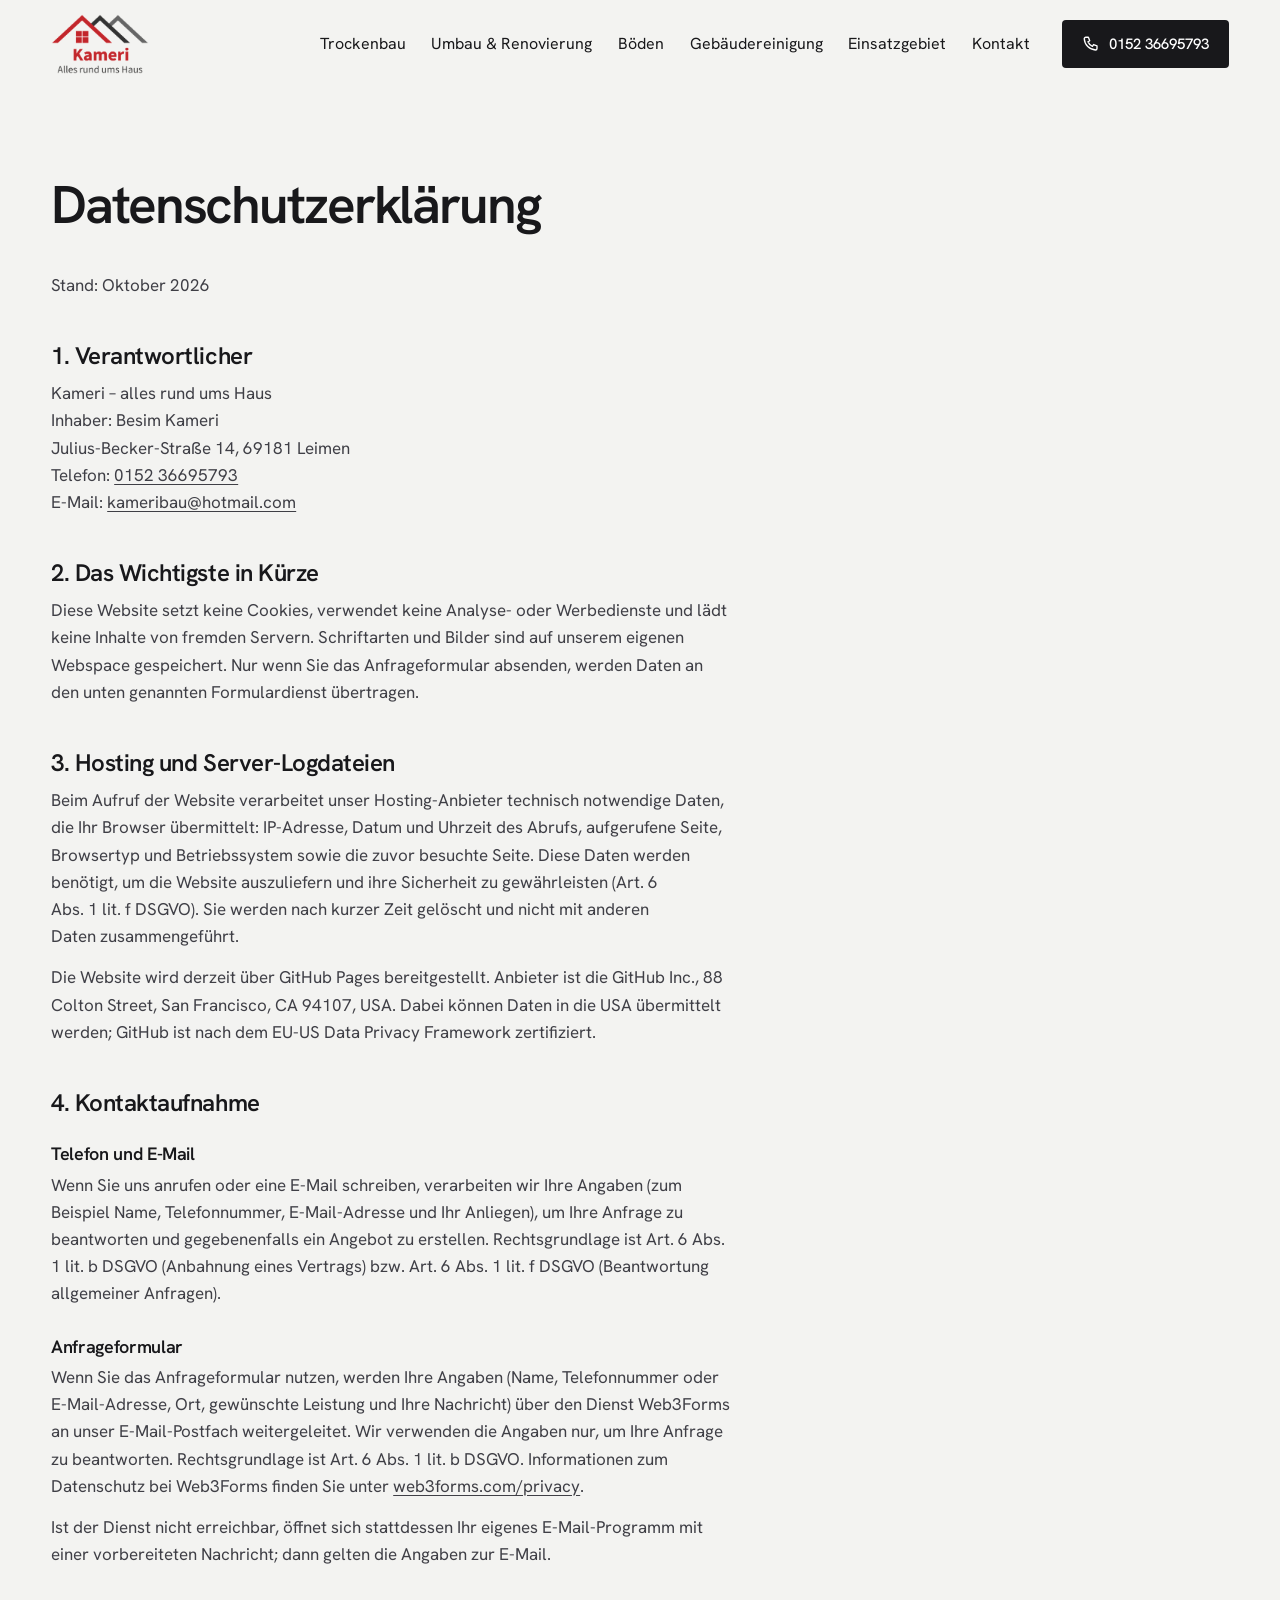
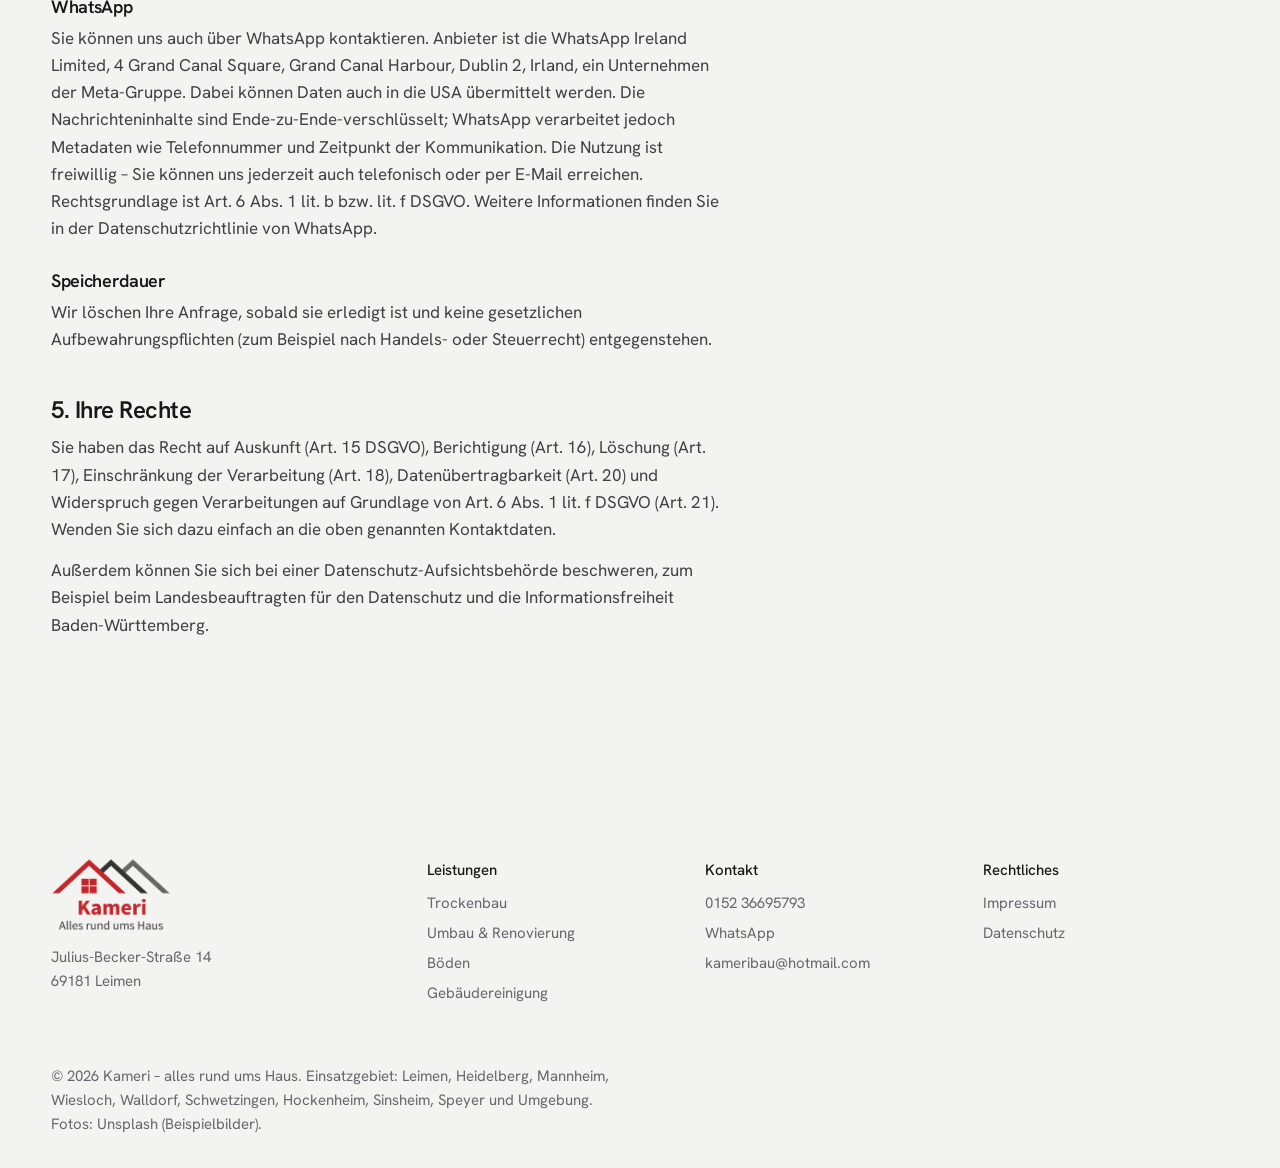
<file: datenschutz.html>
<!doctype html>
<html lang="de">
<head>
  <meta charset="utf-8">
  <meta name="viewport" content="width=device-width, initial-scale=1, viewport-fit=cover">
  <title>Datenschutzerklärung – Kameri</title>
  <meta name="robots" content="noindex">
  <meta name="theme-color" content="#f3f3f1">
  <link rel="icon" type="image/png" href="bilder/favicon.png">
  <link rel="apple-touch-icon" href="bilder/favicon.png">
  <link rel="preload" href="schriften/hanken-grotesk-latin-600-normal.woff2" as="font" type="font/woff2" crossorigin>
  <link rel="preload" href="schriften/hanken-grotesk-latin-400-normal.woff2" as="font" type="font/woff2" crossorigin>
  <link rel="stylesheet" href="stil.css?v=11">
  <meta property="og:title" content="Datenschutzerklärung – Kameri">
  <meta property="og:image" content="bilder/fotos/wohnraum-1200.jpg">
  <meta property="og:locale" content="de_DE">
  <script>document.documentElement.classList.add("js")</script>
</head>
<body>
  <a class="springen" href="#inhalt">Zum Inhalt springen</a>

  <svg width="0" height="0" class="symbole" aria-hidden="true">
    <symbol id="i-telefon" viewBox="0 0 24 24"><path fill="none" stroke="currentColor" stroke-width="1.8" stroke-linecap="round" stroke-linejoin="round" d="M5 3h3.5l1.8 4.6-2.4 1.5a11 11 0 0 0 6 6l1.5-2.4L20 14.5V18a2 2 0 0 1-2 2A16 16 0 0 1 3 5a2 2 0 0 1 2-2Z"/></symbol>
    <symbol id="i-chat" viewBox="0 0 24 24"><path fill="none" stroke="currentColor" stroke-width="1.8" stroke-linecap="round" stroke-linejoin="round" d="M12 3.5a8.5 8.5 0 0 0-7.4 12.7L3.5 20.5l4.4-1.1A8.5 8.5 0 1 0 12 3.5Z"/></symbol>
    <symbol id="i-post" viewBox="0 0 24 24"><rect x="3" y="5" width="18" height="14" rx="1.5" fill="none" stroke="currentColor" stroke-width="1.8"/><path fill="none" stroke="currentColor" stroke-width="1.8" stroke-linejoin="round" d="m3.5 6.5 8.5 6.5 8.5-6.5"/></symbol>
    <symbol id="i-haken" viewBox="0 0 24 24"><path fill="none" stroke="currentColor" stroke-width="2" stroke-linecap="round" stroke-linejoin="round" d="m5 12.5 4.5 4.5L19 7.5"/></symbol>
    <symbol id="i-plus" viewBox="0 0 24 24"><path fill="none" stroke="currentColor" stroke-width="1.8" stroke-linecap="round" d="M12 5v14M5 12h14"/></symbol>
    <symbol id="i-pfeil" viewBox="0 0 24 24"><path fill="none" stroke="currentColor" stroke-width="1.8" stroke-linecap="round" stroke-linejoin="round" d="M7 17 17 7M9 7h8v8"/></symbol>
  </svg>

  <header class="kopf">
    <div class="kopf-innen">
      <a class="marke" href="index.html" aria-label="Kameri – alles rund ums Haus, zur Startseite">
        <img src="bilder/logo-260.png" width="260" height="159" alt="Kameri – alles rund ums Haus">
      </a>
      <nav class="navi" id="navi" aria-label="Hauptnavigation">
        <a href="trockenbau.html">Trockenbau</a>
          <a href="umbau.html">Umbau & Renovierung</a>
          <a href="boeden.html">Böden</a>
          <a href="gebaeudereinigung.html">Gebäudereinigung</a>
        <a href="index.html#gebiet">Einsatzgebiet</a>
        <a href="index.html#kontakt">Kontakt</a>
      </nav>
      <a class="kopf-telefon" href="tel:+4915236695793">
        <svg aria-hidden="true"><use href="#i-telefon"/></svg>
        <span>0152 36695793</span>
      </a>
      <button class="menue-knopf" type="button" aria-expanded="false" aria-controls="navi" aria-label="Menü öffnen"><span></span><span></span></button>
    </div>
  </header>

  <main id="inhalt">
    <article class="innen recht">
      <div class="recht-innen">
        <h1>Datenschutzerklärung</h1>
        <p>Stand: Oktober 2026</p>

        <h2>1. Verantwortlicher</h2>
        <address>
          Kameri – alles rund ums Haus<br>
          Inhaber: Besim Kameri<br>
          Julius-Becker-Straße 14, 69181 Leimen<br>
          Telefon: <a href="tel:+4915236695793">0152 36695793</a><br>
          E-Mail: <a href="mailto:kameribau@hotmail.com">kameribau@hotmail.com</a>
        </address>

        <h2>2. Das Wichtigste in Kürze</h2>
        <p>Diese Website setzt keine Cookies, verwendet keine Analyse- oder Werbedienste und lädt keine Inhalte von fremden Servern. Schriftarten und Bilder sind auf unserem eigenen Webspace gespeichert. Nur wenn Sie das Anfrageformular absenden, werden Daten an den unten genannten Formulardienst übertragen.</p>

        <h2>3. Hosting und Server-Logdateien</h2>
        <p>Beim Aufruf der Website verarbeitet unser Hosting-Anbieter technisch notwendige Daten, die Ihr Browser übermittelt: IP-Adresse, Datum und Uhrzeit des Abrufs, aufgerufene Seite, Browsertyp und Betriebssystem sowie die zuvor besuchte Seite. Diese Daten werden benötigt, um die Website auszuliefern und ihre Sicherheit zu gewährleisten (Art. 6 Abs. 1 lit. f DSGVO). Sie werden nach kurzer Zeit gelöscht und nicht mit anderen Daten zusammengeführt.</p>
        <p>Die Website wird derzeit über GitHub Pages bereitgestellt. Anbieter ist die GitHub Inc., 88 Colton Street, San Francisco, CA 94107, USA. Dabei können Daten in die USA übermittelt werden; GitHub ist nach dem EU-US Data Privacy Framework zertifiziert.</p>

        <h2>4. Kontaktaufnahme</h2>
        <h3>Telefon und E-Mail</h3>
        <p>Wenn Sie uns anrufen oder eine E-Mail schreiben, verarbeiten wir Ihre Angaben (zum Beispiel Name, Telefonnummer, E-Mail-Adresse und Ihr Anliegen), um Ihre Anfrage zu beantworten und gegebenenfalls ein Angebot zu erstellen. Rechtsgrundlage ist Art. 6 Abs. 1 lit. b DSGVO (Anbahnung eines Vertrags) bzw. Art. 6 Abs. 1 lit. f DSGVO (Beantwortung allgemeiner Anfragen).</p>
        <h3>Anfrageformular</h3>
        <p>Wenn Sie das Anfrageformular nutzen, werden Ihre Angaben (Name, Telefonnummer oder E-Mail-Adresse, Ort, gewünschte Leistung und Ihre Nachricht) über den Dienst Web3Forms an unser E-Mail-Postfach weitergeleitet. Wir verwenden die Angaben nur, um Ihre Anfrage zu beantworten. Rechtsgrundlage ist Art. 6 Abs. 1 lit. b DSGVO. Informationen zum Datenschutz bei Web3Forms finden Sie unter <a href="https://web3forms.com/privacy">web3forms.com/privacy</a>.</p>
        <p>Ist der Dienst nicht erreichbar, öffnet sich stattdessen Ihr eigenes E-Mail-Programm mit einer vorbereiteten Nachricht; dann gelten die Angaben zur E-Mail.</p>
        <h3>WhatsApp</h3>
        <p>Sie können uns auch über WhatsApp kontaktieren. Anbieter ist die WhatsApp Ireland Limited, 4 Grand Canal Square, Grand Canal Harbour, Dublin 2, Irland, ein Unternehmen der Meta-Gruppe. Dabei können Daten auch in die USA übermittelt werden. Die Nachrichteninhalte sind Ende-zu-Ende-verschlüsselt; WhatsApp verarbeitet jedoch Metadaten wie Telefonnummer und Zeitpunkt der Kommunikation. Die Nutzung ist freiwillig – Sie können uns jederzeit auch telefonisch oder per E-Mail erreichen. Rechtsgrundlage ist Art. 6 Abs. 1 lit. b bzw. lit. f DSGVO. Weitere Informationen finden Sie in der Datenschutzrichtlinie von WhatsApp.</p>
        <h3>Speicherdauer</h3>
        <p>Wir löschen Ihre Anfrage, sobald sie erledigt ist und keine gesetzlichen Aufbewahrungspflichten (zum Beispiel nach Handels- oder Steuerrecht) entgegenstehen.</p>

        <h2>5. Ihre Rechte</h2>
        <p>Sie haben das Recht auf Auskunft (Art. 15 DSGVO), Berichtigung (Art. 16), Löschung (Art. 17), Einschränkung der Verarbeitung (Art. 18), Datenübertragbarkeit (Art. 20) und Widerspruch gegen Verarbeitungen auf Grundlage von Art. 6 Abs. 1 lit. f DSGVO (Art. 21). Wenden Sie sich dazu einfach an die oben genannten Kontaktdaten.</p>
        <p>Außerdem können Sie sich bei einer Datenschutz-Aufsichtsbehörde beschweren, zum Beispiel beim Landesbeauftragten für den Datenschutz und die Informationsfreiheit Baden-Württemberg.</p>
      </div>
    </article>
  </main>

  <footer class="fuss">
    <div class="innen fuss-innen">
      <div class="fuss-marke">
        <img class="fuss-logo" src="bilder/logo-260.png" width="260" height="159" alt="Kameri – alles rund ums Haus" loading="lazy">
        <p>Julius-Becker-Straße 14<br>69181 Leimen</p>
      </div>
      <div>
        <p class="fuss-titel">Leistungen</p>
        <p class="fuss-links"><a href="trockenbau.html">Trockenbau</a><a href="umbau.html">Umbau & Renovierung</a><a href="boeden.html">Böden</a><a href="gebaeudereinigung.html">Gebäudereinigung</a></p>
      </div>
      <div>
        <p class="fuss-titel">Kontakt</p>
        <p class="fuss-links"><a href="tel:+4915236695793">0152 36695793</a><a href="https://wa.me/4915236695793">WhatsApp</a><a href="mailto:kameribau@hotmail.com">kameribau@hotmail.com</a></p>
      </div>
      <div>
        <p class="fuss-titel">Rechtliches</p>
        <p class="fuss-links"><a href="impressum.html">Impressum</a><a href="datenschutz.html">Datenschutz</a></p>
      </div>
      <p class="fuss-recht">© <span data-jahr>2026</span> Kameri – alles rund ums Haus. Einsatzgebiet: Leimen, Heidelberg, Mannheim, Wiesloch, Walldorf, Schwetzingen, Hockenheim, Sinsheim, Speyer und Umgebung. Fotos: Unsplash (Beispielbilder).</p>
    </div>
  </footer>

  <div class="leiste" data-leiste>
    <a class="leiste-anruf" href="tel:+4915236695793"><svg aria-hidden="true"><use href="#i-telefon"/></svg>Anrufen</a>
    <a class="leiste-whatsapp" href="https://wa.me/4915236695793"><svg aria-hidden="true"><use href="#i-chat"/></svg>WhatsApp</a>
  </div>

  <script src="seite.js?v=11" defer></script>
</body>
</html>
</file>
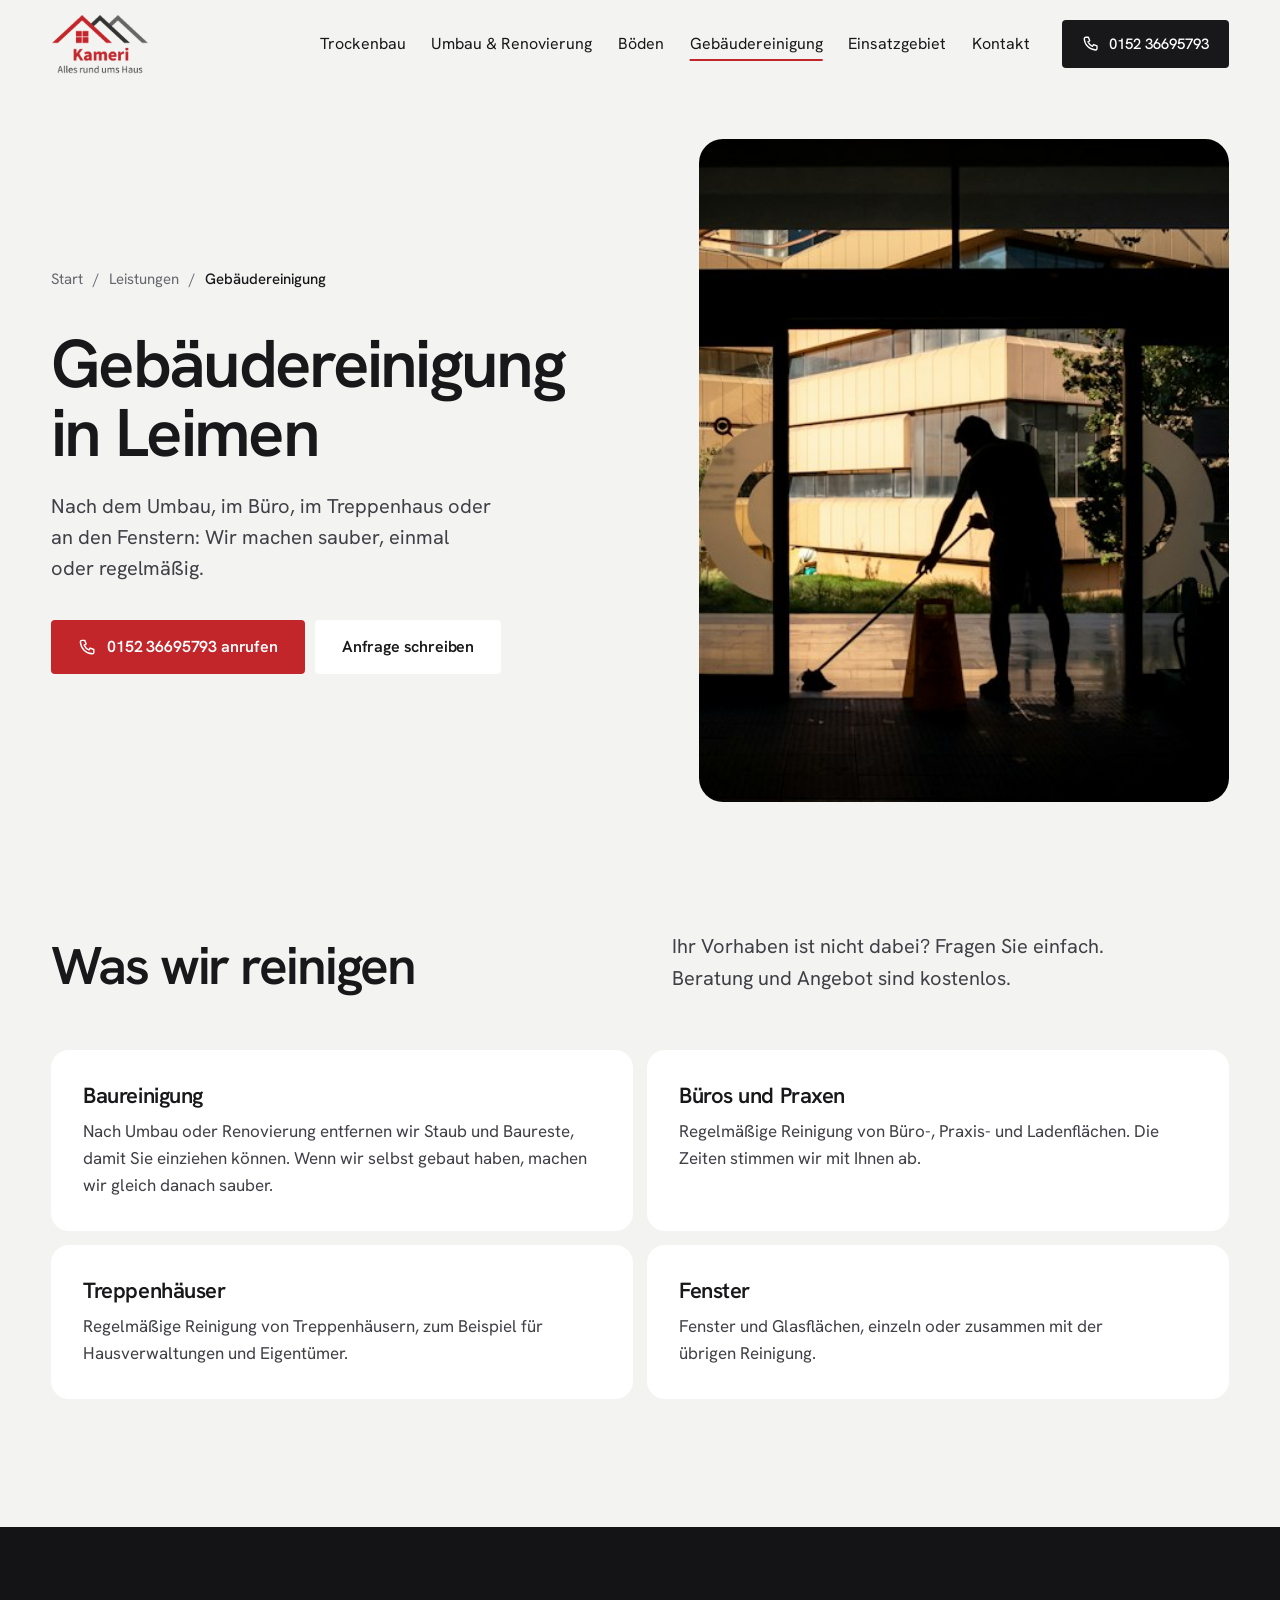
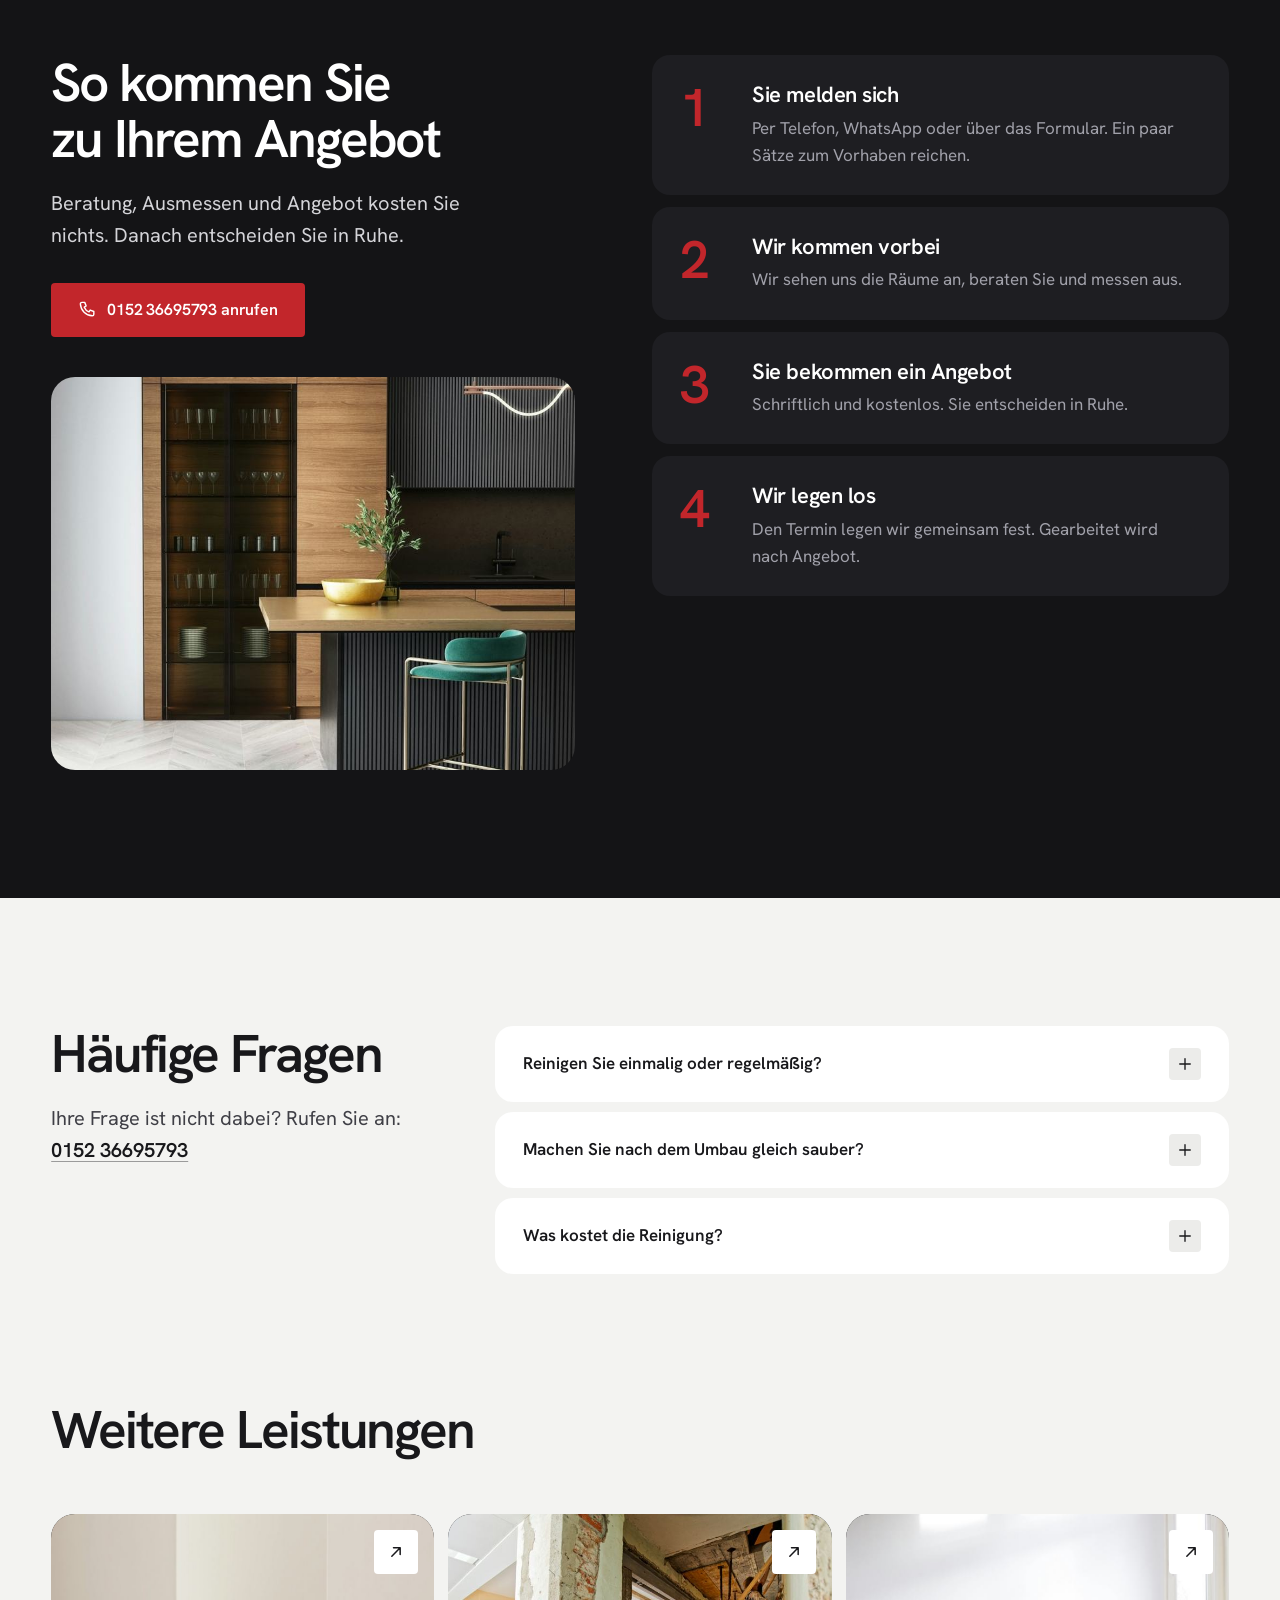
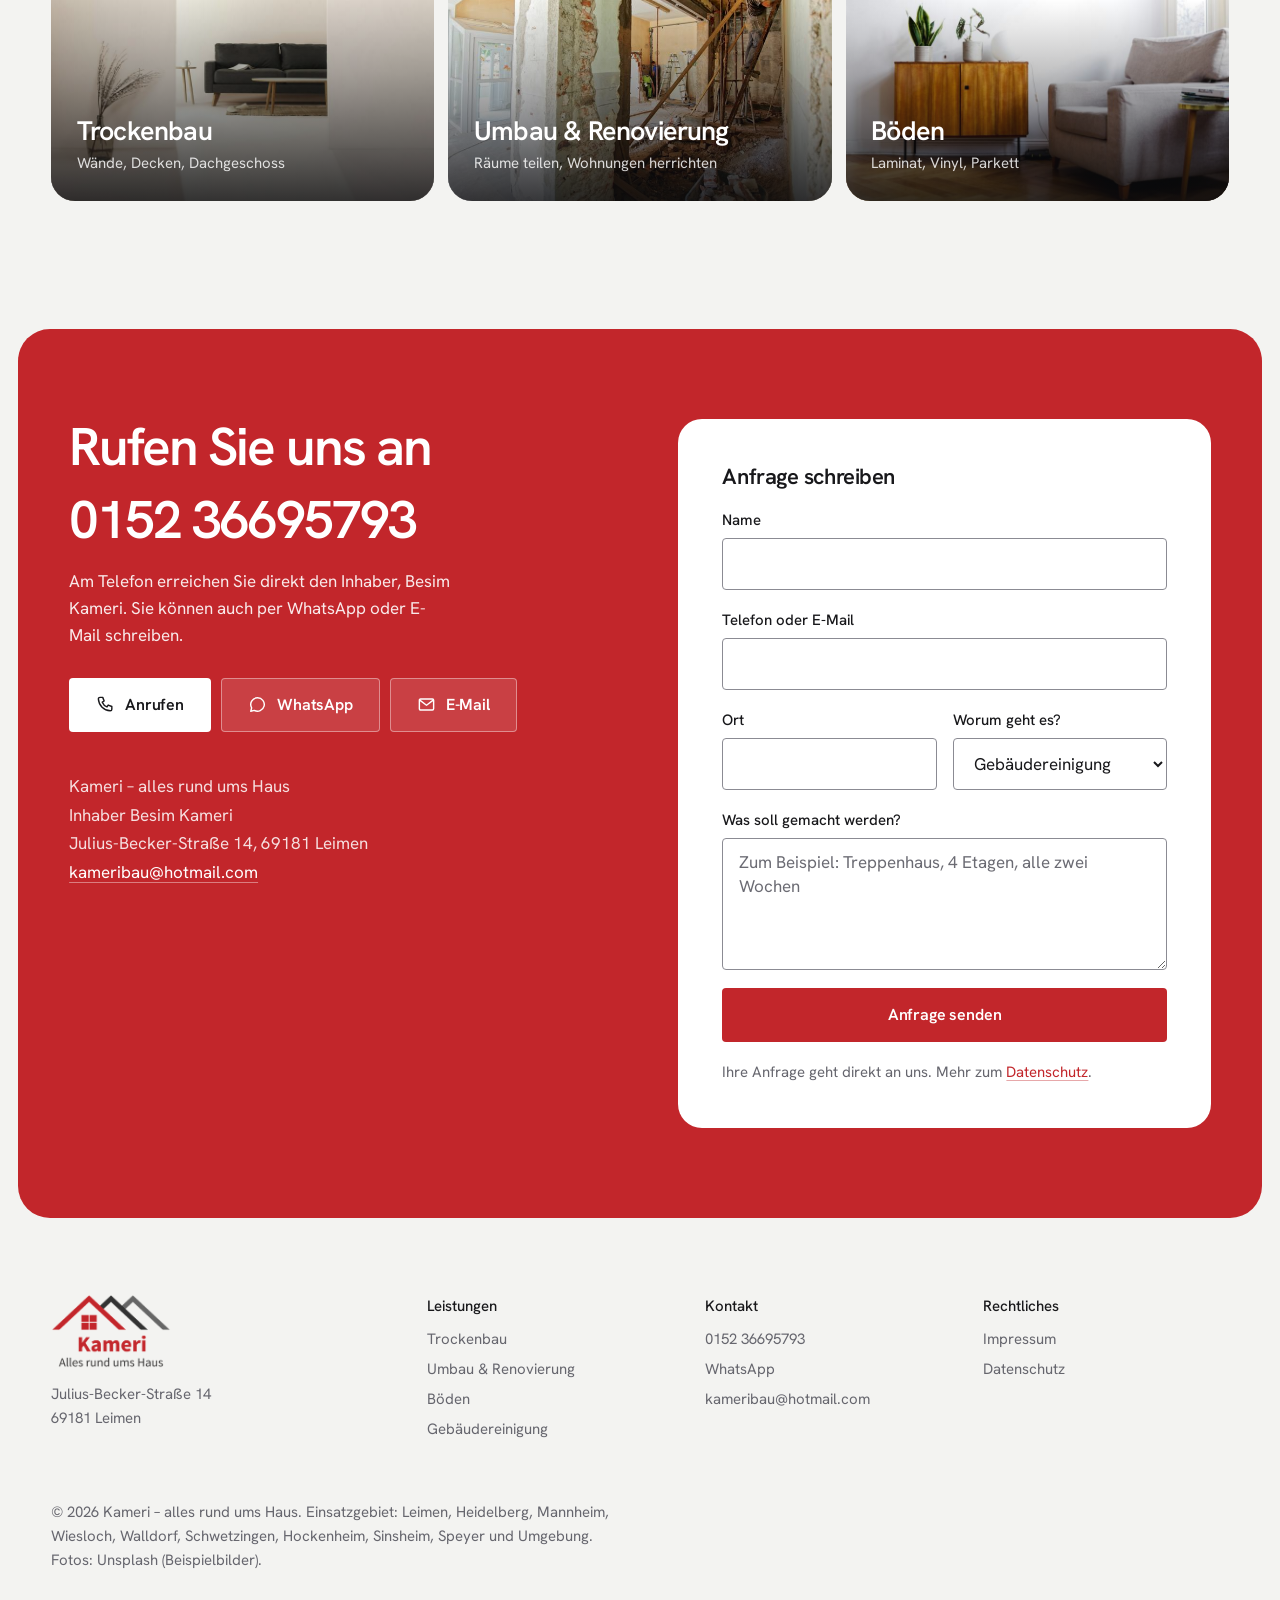
<file: gebaeudereinigung.html>
<!doctype html>
<html lang="de">
<head>
  <meta charset="utf-8">
  <meta name="viewport" content="width=device-width, initial-scale=1, viewport-fit=cover">
  <title>Gebäudereinigung in Leimen, Heidelberg und Umgebung – Kameri</title>
  <meta name="description" content="Baureinigung, Reinigung von Büros und Praxen, Treppenhäusern und Fenstern aus Leimen. Für Privatkunden, Firmen und Hausverwaltungen. Angebot kostenlos.">
  <meta name="theme-color" content="#f3f3f1">
  <link rel="icon" type="image/png" href="bilder/favicon.png">
  <link rel="apple-touch-icon" href="bilder/favicon.png">
  <link rel="preload" href="schriften/hanken-grotesk-latin-600-normal.woff2" as="font" type="font/woff2" crossorigin>
  <link rel="preload" href="schriften/hanken-grotesk-latin-400-normal.woff2" as="font" type="font/woff2" crossorigin>
  <link rel="stylesheet" href="stil.css?v=11">
  <meta property="og:title" content="Gebäudereinigung in Leimen, Heidelberg und Umgebung – Kameri">
  <meta property="og:description" content="Baureinigung, Reinigung von Büros und Praxen, Treppenhäusern und Fenstern aus Leimen. Für Privatkunden, Firmen und Hausverwaltungen. Angebot kostenlos.">
  <meta property="og:image" content="bilder/fotos/reinigung-buero-1200.jpg">
  <meta property="og:locale" content="de_DE">
  <script type="application/ld+json">
  {
    "@context": "https://schema.org",
    "@type": "Service",
    "serviceType": "Gebäudereinigung",
    "areaServed": ["Leimen", "Heidelberg", "Mannheim", "Wiesloch", "Walldorf", "Schwetzingen", "Hockenheim", "Sinsheim", "Speyer"],
    "provider": {
      "@type": "HomeAndConstructionBusiness",
      "name": "Kameri – alles rund ums Haus",
      "telephone": "+49 152 36695793",
      "address": { "@type": "PostalAddress", "streetAddress": "Julius-Becker-Straße 14", "postalCode": "69181", "addressLocality": "Leimen", "addressCountry": "DE" }
    }
  }
  </script>
  <script>document.documentElement.classList.add("js")</script>
</head>
<body>
  <a class="springen" href="#inhalt">Zum Inhalt springen</a>

  <svg width="0" height="0" class="symbole" aria-hidden="true">
    <symbol id="i-telefon" viewBox="0 0 24 24"><path fill="none" stroke="currentColor" stroke-width="1.8" stroke-linecap="round" stroke-linejoin="round" d="M5 3h3.5l1.8 4.6-2.4 1.5a11 11 0 0 0 6 6l1.5-2.4L20 14.5V18a2 2 0 0 1-2 2A16 16 0 0 1 3 5a2 2 0 0 1 2-2Z"/></symbol>
    <symbol id="i-chat" viewBox="0 0 24 24"><path fill="none" stroke="currentColor" stroke-width="1.8" stroke-linecap="round" stroke-linejoin="round" d="M12 3.5a8.5 8.5 0 0 0-7.4 12.7L3.5 20.5l4.4-1.1A8.5 8.5 0 1 0 12 3.5Z"/></symbol>
    <symbol id="i-post" viewBox="0 0 24 24"><rect x="3" y="5" width="18" height="14" rx="1.5" fill="none" stroke="currentColor" stroke-width="1.8"/><path fill="none" stroke="currentColor" stroke-width="1.8" stroke-linejoin="round" d="m3.5 6.5 8.5 6.5 8.5-6.5"/></symbol>
    <symbol id="i-haken" viewBox="0 0 24 24"><path fill="none" stroke="currentColor" stroke-width="2" stroke-linecap="round" stroke-linejoin="round" d="m5 12.5 4.5 4.5L19 7.5"/></symbol>
    <symbol id="i-plus" viewBox="0 0 24 24"><path fill="none" stroke="currentColor" stroke-width="1.8" stroke-linecap="round" d="M12 5v14M5 12h14"/></symbol>
    <symbol id="i-pfeil" viewBox="0 0 24 24"><path fill="none" stroke="currentColor" stroke-width="1.8" stroke-linecap="round" stroke-linejoin="round" d="M7 17 17 7M9 7h8v8"/></symbol>
  </svg>

  <header class="kopf">
    <div class="kopf-innen">
      <a class="marke" href="index.html" aria-label="Kameri – alles rund ums Haus, zur Startseite">
        <img src="bilder/logo-260.png" width="260" height="159" alt="Kameri – alles rund ums Haus">
      </a>
      <nav class="navi" id="navi" aria-label="Hauptnavigation">
        <a href="trockenbau.html">Trockenbau</a>
          <a href="umbau.html">Umbau & Renovierung</a>
          <a href="boeden.html">Böden</a>
          <a href="gebaeudereinigung.html" aria-current="page">Gebäudereinigung</a>
        <a href="index.html#gebiet">Einsatzgebiet</a>
        <a href="#kontakt">Kontakt</a>
      </nav>
      <a class="kopf-telefon" href="tel:+4915236695793">
        <svg aria-hidden="true"><use href="#i-telefon"/></svg>
        <span>0152 36695793</span>
      </a>
      <button class="menue-knopf" type="button" aria-expanded="false" aria-controls="navi" aria-label="Menü öffnen"><span></span><span></span></button>
    </div>
  </header>

  <main id="inhalt">
    <section class="seitenkopf" aria-labelledby="titel">
      <div class="seitenkopf-text">
        <nav class="pfad" aria-label="Sie sind hier">
          <a href="index.html">Start</a><span aria-hidden="true">/</span><a href="index.html#leistungen">Leistungen</a><span aria-hidden="true">/</span><span aria-current="page">Gebäudereinigung</span>
        </nav>
        <h1 id="titel">Gebäudereinigung in Leimen</h1>
        <p class="seitenkopf-lead">Nach dem Umbau, im Büro, im Treppenhaus oder an den Fenstern: Wir machen sauber, einmal oder regelmäßig.</p>
        <div class="aktionen">
          <a class="knopf knopf-rot" href="tel:+4915236695793"><svg aria-hidden="true"><use href="#i-telefon"/></svg>0152 36695793 anrufen</a>
          <a class="knopf knopf-weiss" href="#kontakt">Anfrage schreiben</a>
        </div>
      </div>
      <div class="seitenkopf-bild">
        <img src="bilder/fotos/reinigung-buero-1200.jpg" srcset="bilder/fotos/reinigung-buero-800.jpg 800w, bilder/fotos/reinigung-buero-1200.jpg 1200w, bilder/fotos/reinigung-buero-1600.jpg 1600w" sizes="(max-width: 860px) 100vw, 45vw" width="1200" height="800" fetchpriority="high" alt="Reinigungskraft wischt am Abend den Boden einer Bürolobby">
      </div>
    </section>

    <section class="abschnitt abschnitt-oben-frei" aria-labelledby="punkte-titel">
      <div class="innen">
        <div class="abschnitt-kopf" data-zeigen>
          <h2 id="punkte-titel">Was wir reinigen</h2>
          <p>Ihr Vorhaben ist nicht dabei? Fragen Sie einfach. Beratung und Angebot sind kostenlos.</p>
        </div>
        <ul class="punkte punkte-zwei">
          <li data-zeigen>
            <h3>Baureinigung</h3>
            <p>Nach Umbau oder Renovierung entfernen wir Staub und Baureste, damit Sie einziehen können. Wenn wir selbst gebaut haben, machen wir gleich danach sauber.</p>
          </li>
          <li data-zeigen>
            <h3>Büros und Praxen</h3>
            <p>Regelmäßige Reinigung von Büro-, Praxis- und Ladenflächen. Die Zeiten stimmen wir mit Ihnen ab.</p>
          </li>
          <li data-zeigen>
            <h3>Treppenhäuser</h3>
            <p>Regelmäßige Reinigung von Treppenhäusern, zum Beispiel für Hausverwaltungen und Eigentümer.</p>
          </li>
          <li data-zeigen>
            <h3>Fenster</h3>
            <p>Fenster und Glasflächen, einzeln oder zusammen mit der übrigen Reinigung.</p>
          </li>
        </ul>
      </div>
    </section>

    <section class="dunkel" id="ablauf" aria-labelledby="ablauf-titel">
      <div class="innen ablauf-innen">
        <div class="ablauf-text" data-zeigen>
          <h2 id="ablauf-titel">So kommen Sie zu Ihrem Angebot</h2>
          <p>Beratung, Ausmessen und Angebot kosten Sie nichts. Danach entscheiden Sie in Ruhe.</p>
          <div class="aktionen">
            <a class="knopf knopf-rot" href="tel:+4915236695793"><svg aria-hidden="true"><use href="#i-telefon"/></svg>0152 36695793 anrufen</a>
          </div>
          <img class="ablauf-bild" src="bilder/fotos/kueche-dunkel-1200.jpg" srcset="bilder/fotos/kueche-dunkel-800.jpg 800w, bilder/fotos/kueche-dunkel-1200.jpg 1200w, bilder/fotos/kueche-dunkel-1600.jpg 1600w" sizes="(max-width: 860px) 100vw, 40vw" width="1200" height="1311" loading="lazy" alt="Dunkle, edle Küche mit Holzfronten und Fischgrätboden">
        </div>
        <ol class="ablauf">
          <li data-zeigen>
            <h3>Sie melden sich</h3>
            <p>Per Telefon, WhatsApp oder über das Formular. Ein paar Sätze zum Vorhaben reichen.</p>
          </li>
          <li data-zeigen>
            <h3>Wir kommen vorbei</h3>
            <p>Wir sehen uns die Räume an, beraten Sie und messen aus.</p>
          </li>
          <li data-zeigen>
            <h3>Sie bekommen ein Angebot</h3>
            <p>Schriftlich und kostenlos. Sie entscheiden in Ruhe.</p>
          </li>
          <li data-zeigen>
            <h3>Wir legen los</h3>
            <p>Den Termin legen wir gemeinsam fest. Gearbeitet wird nach Angebot.</p>
          </li>
        </ol>
      </div>
    </section>

    <section class="abschnitt" id="fragen" aria-labelledby="fragen-titel">
      <div class="innen fragen-innen">
        <div class="abschnitt-kopf abschnitt-kopf-schmal" data-zeigen>
          <h2 id="fragen-titel">Häufige Fragen</h2>
          <p class="fragen-hinweis">Ihre Frage ist nicht dabei? Rufen Sie an: <a class="textlink" href="tel:+4915236695793">0152 36695793</a></p>
        </div>
        <div class="fragen" data-zeigen>
          <details>
            <summary>Reinigen Sie einmalig oder regelmäßig?<svg aria-hidden="true"><use href="#i-plus"/></svg></summary>
            <p>Beides. Eine Baureinigung ist meist einmalig, Büros und Treppenhäuser reinigen wir regelmäßig.</p>
          </details>
          <details>
            <summary>Machen Sie nach dem Umbau gleich sauber?<svg aria-hidden="true"><use href="#i-plus"/></svg></summary>
            <p>Ja. Wenn wir bei Ihnen gebaut haben, übernehmen wir auf Wunsch auch die Baureinigung.</p>
          </details>
          <details>
            <summary>Was kostet die Reinigung?<svg aria-hidden="true"><use href="#i-plus"/></svg></summary>
            <p>Das hängt von Fläche, Art der Reinigung und Häufigkeit ab. Wir sehen uns alles an und machen Ihnen ein kostenloses Angebot.</p>
          </details>
        </div>
      </div>
    </section>

    <section class="abschnitt abschnitt-oben-frei" aria-labelledby="weitere-titel">
      <div class="innen">
        <div class="abschnitt-kopf" data-zeigen>
          <h2 id="weitere-titel">Weitere Leistungen</h2>
        </div>
        <div class="kacheln kacheln-drei">
          <a class="kachel" href="trockenbau.html" data-zeigen>
            <img src="bilder/fotos/trockenbau-bogen-1200.jpg" srcset="bilder/fotos/trockenbau-bogen-800.jpg 800w, bilder/fotos/trockenbau-bogen-1200.jpg 1200w, bilder/fotos/trockenbau-bogen-1600.jpg 1600w" sizes="(max-width: 720px) 100vw, 33vw" width="1200" height="1800" loading="lazy" alt="Weißer Raum mit gerundetem Wanddurchgang">
            <span class="kachel-pfeil"><svg aria-hidden="true"><use href="#i-pfeil"/></svg></span>
            <span class="kachel-text">
              <span class="kachel-name">Trockenbau</span>
              <span class="kachel-kurz">Wände, Decken, Dachgeschoss</span>
            </span>
          </a>
          <a class="kachel" href="umbau.html" data-zeigen>
            <img src="bilder/fotos/umbau-altbau-1200.jpg" srcset="bilder/fotos/umbau-altbau-800.jpg 800w, bilder/fotos/umbau-altbau-1200.jpg 1200w, bilder/fotos/umbau-altbau-1600.jpg 1600w" sizes="(max-width: 720px) 100vw, 33vw" width="1200" height="798" loading="lazy" alt="Altbauwohnung im Umbau mit geöffneter Wand und Stützen">
            <span class="kachel-pfeil"><svg aria-hidden="true"><use href="#i-pfeil"/></svg></span>
            <span class="kachel-text">
              <span class="kachel-name">Umbau & Renovierung</span>
              <span class="kachel-kurz">Räume teilen, Wohnungen herrichten</span>
            </span>
          </a>
          <a class="kachel" href="boeden.html" data-zeigen>
            <img src="bilder/fotos/boden-fischgraet-1200.jpg" srcset="bilder/fotos/boden-fischgraet-800.jpg 800w, bilder/fotos/boden-fischgraet-1200.jpg 1200w, bilder/fotos/boden-fischgraet-1600.jpg 1600w" sizes="(max-width: 720px) 100vw, 33vw" width="1200" height="1800" loading="lazy" alt="Wohnzimmer mit Parkett und hellen Wänden">
            <span class="kachel-pfeil"><svg aria-hidden="true"><use href="#i-pfeil"/></svg></span>
            <span class="kachel-text">
              <span class="kachel-name">Böden</span>
              <span class="kachel-kurz">Laminat, Vinyl, Parkett</span>
            </span>
          </a>
        </div>
      </div>
    </section>

    <section class="kontakt" id="kontakt" aria-labelledby="kontakt-titel">
      <div class="kontakt-flaeche">
        <div class="innen kontakt-innen">
          <div class="kontakt-text" data-zeigen>
            <h2 id="kontakt-titel">Rufen Sie uns an</h2>
            <a class="kontakt-nummer" href="tel:+4915236695793">0152 36695793</a>
            <p>Am Telefon erreichen Sie direkt den Inhaber, Besim Kameri. Sie können auch per WhatsApp oder E-Mail schreiben.</p>
            <div class="aktionen">
              <a class="knopf knopf-weiss" href="tel:+4915236695793"><svg aria-hidden="true"><use href="#i-telefon"/></svg>Anrufen</a>
              <a class="knopf knopf-glas" href="https://wa.me/4915236695793"><svg aria-hidden="true"><use href="#i-chat"/></svg>WhatsApp</a>
              <a class="knopf knopf-glas" href="mailto:kameribau@hotmail.com"><svg aria-hidden="true"><use href="#i-post"/></svg>E-Mail</a>
            </div>
            <address>
              Kameri – alles rund ums Haus<br>
              Inhaber Besim Kameri<br>
              Julius-Becker-Straße 14, 69181 Leimen<br>
              <a class="textlink" href="mailto:kameribau@hotmail.com">kameribau@hotmail.com</a>
            </address>
          </div>

          <form class="formular" id="anfrage" data-anfrage action="mailto:kameribau@hotmail.com" method="post" enctype="text/plain" novalidate data-zeigen>
            <h3>Anfrage schreiben</h3>
            <div class="feld">
              <label for="f-name">Name</label>
              <input id="f-name" name="Name" type="text" autocomplete="name" required aria-describedby="f-name-fehler">
              <span class="fehler" id="f-name-fehler"></span>
            </div>
            <div class="feld">
              <label for="f-kontakt">Telefon oder E-Mail</label>
              <input id="f-kontakt" name="Kontakt" type="text" autocapitalize="none" autocorrect="off" spellcheck="false" required aria-describedby="f-kontakt-fehler">
              <span class="fehler" id="f-kontakt-fehler"></span>
            </div>
            <div class="feld-reihe">
              <div class="feld">
                <label for="f-ort">Ort</label>
                <input id="f-ort" name="Ort" type="text" autocomplete="address-level2">
              </div>
              <div class="feld">
                <label for="f-leistung">Worum geht es?</label>
                <select id="f-leistung" name="Leistung">
                <option value="">Bitte wählen</option>
                <option>Trockenbau</option>
                <option>Umbau / Renovierung</option>
                <option>Boden</option>
                <option selected>Gebäudereinigung</option>
                <option>Etwas anderes</option>
              </select>
              </div>
            </div>
            <div class="feld">
              <label for="f-nachricht">Was soll gemacht werden?</label>
              <textarea id="f-nachricht" name="Nachricht" required aria-describedby="f-nachricht-fehler" placeholder="Zum Beispiel: Treppenhaus, 4 Etagen, alle zwei Wochen"></textarea>
              <span class="fehler" id="f-nachricht-fehler"></span>
            </div>
            <input class="falle" type="checkbox" name="botcheck" tabindex="-1" autocomplete="off" aria-hidden="true">
            <button class="knopf knopf-rot knopf-breit" type="submit">Anfrage senden</button>
            <p class="formular-hinweis"><span data-hinweis-mail>Öffnet Ihr E-Mail-Programm mit der fertigen Nachricht.</span> Mehr zum <a class="textlink" href="datenschutz.html">Datenschutz</a>.</p>
            <p class="formular-status" role="status" aria-live="polite"></p>
          </form>
        </div>
      </div>
    </section>
  </main>

  <footer class="fuss">
    <div class="innen fuss-innen">
      <div class="fuss-marke">
        <img class="fuss-logo" src="bilder/logo-260.png" width="260" height="159" alt="Kameri – alles rund ums Haus" loading="lazy">
        <p>Julius-Becker-Straße 14<br>69181 Leimen</p>
      </div>
      <div>
        <p class="fuss-titel">Leistungen</p>
        <p class="fuss-links"><a href="trockenbau.html">Trockenbau</a><a href="umbau.html">Umbau & Renovierung</a><a href="boeden.html">Böden</a><a href="gebaeudereinigung.html">Gebäudereinigung</a></p>
      </div>
      <div>
        <p class="fuss-titel">Kontakt</p>
        <p class="fuss-links"><a href="tel:+4915236695793">0152 36695793</a><a href="https://wa.me/4915236695793">WhatsApp</a><a href="mailto:kameribau@hotmail.com">kameribau@hotmail.com</a></p>
      </div>
      <div>
        <p class="fuss-titel">Rechtliches</p>
        <p class="fuss-links"><a href="impressum.html">Impressum</a><a href="datenschutz.html">Datenschutz</a></p>
      </div>
      <p class="fuss-recht">© <span data-jahr>2026</span> Kameri – alles rund ums Haus. Einsatzgebiet: Leimen, Heidelberg, Mannheim, Wiesloch, Walldorf, Schwetzingen, Hockenheim, Sinsheim, Speyer und Umgebung. Fotos: Unsplash (Beispielbilder).</p>
    </div>
  </footer>

  <div class="leiste" data-leiste>
    <a class="leiste-anruf" href="tel:+4915236695793"><svg aria-hidden="true"><use href="#i-telefon"/></svg>Anrufen</a>
    <a class="leiste-whatsapp" href="https://wa.me/4915236695793"><svg aria-hidden="true"><use href="#i-chat"/></svg>WhatsApp</a>
  </div>

  <script src="seite.js?v=11" defer></script>
</body>
</html>
</file>
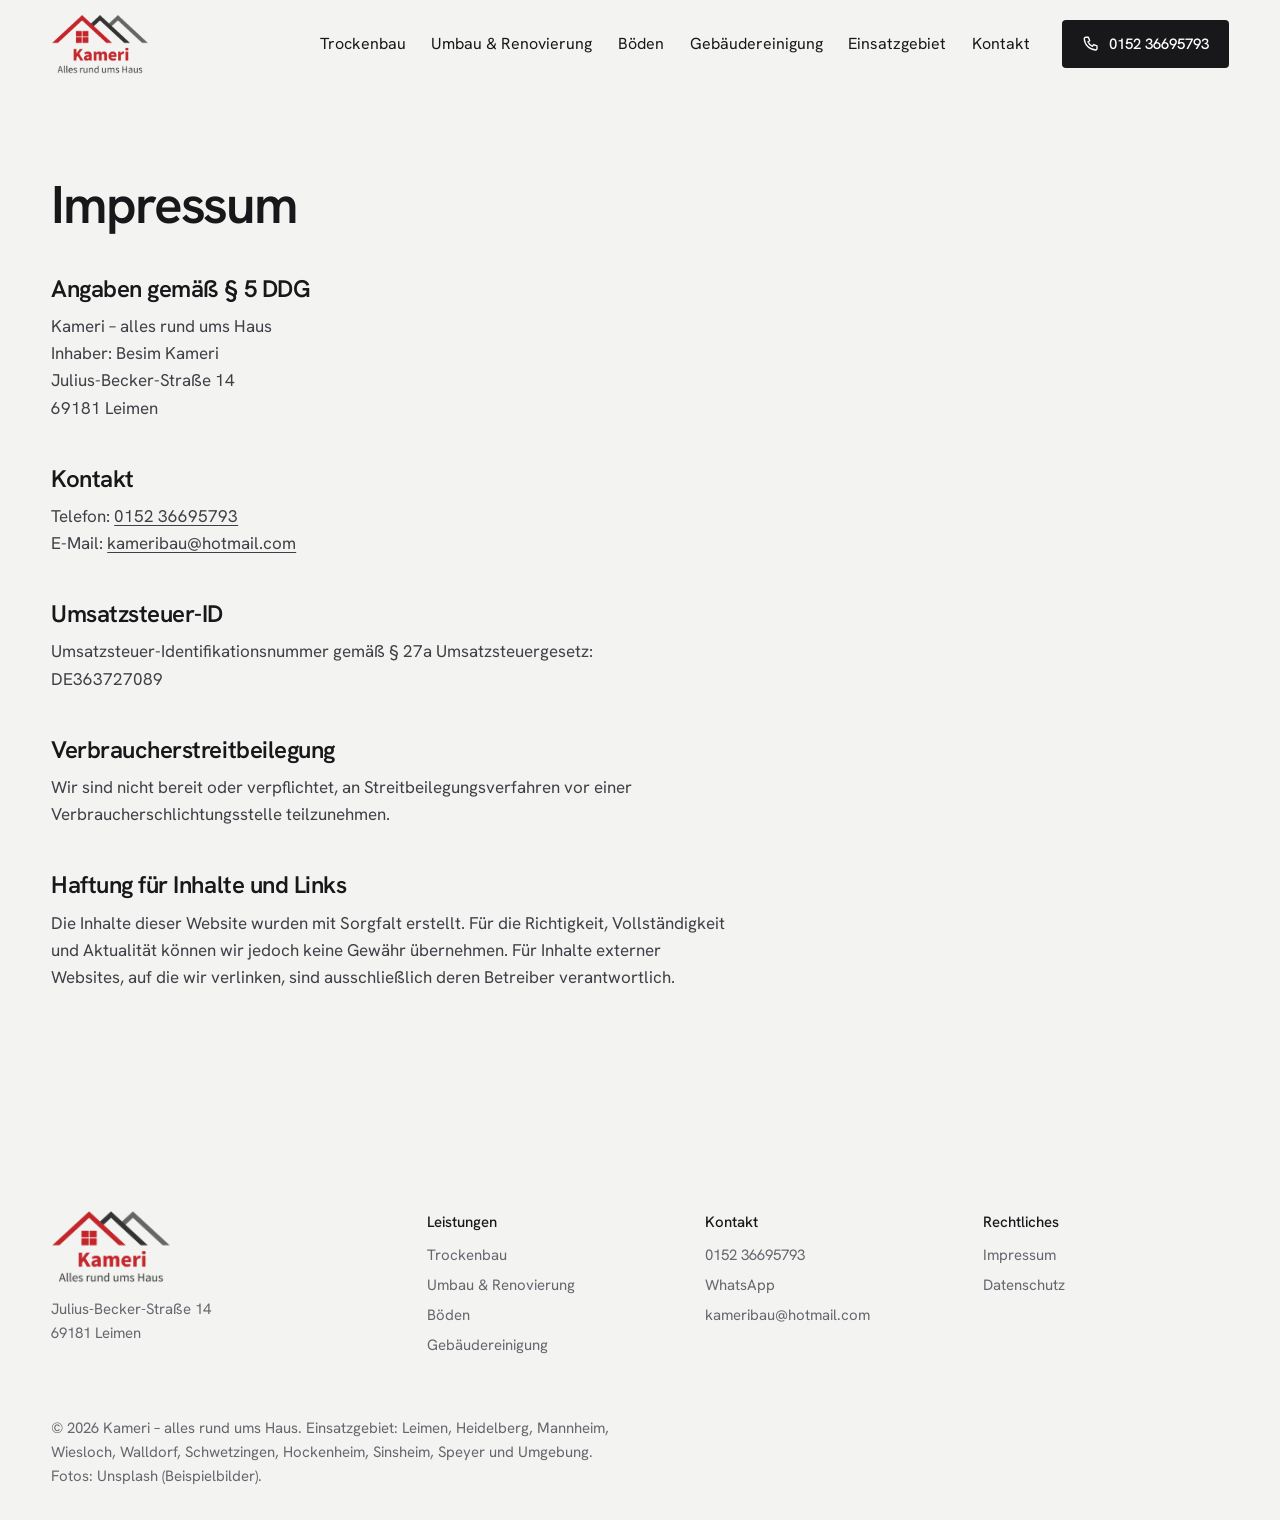
<file: impressum.html>
<!doctype html>
<html lang="de">
<head>
  <meta charset="utf-8">
  <meta name="viewport" content="width=device-width, initial-scale=1, viewport-fit=cover">
  <title>Impressum – Kameri</title>
  <meta name="robots" content="noindex">
  <meta name="theme-color" content="#f3f3f1">
  <link rel="icon" type="image/png" href="bilder/favicon.png">
  <link rel="apple-touch-icon" href="bilder/favicon.png">
  <link rel="preload" href="schriften/hanken-grotesk-latin-600-normal.woff2" as="font" type="font/woff2" crossorigin>
  <link rel="preload" href="schriften/hanken-grotesk-latin-400-normal.woff2" as="font" type="font/woff2" crossorigin>
  <link rel="stylesheet" href="stil.css?v=11">
  <meta property="og:title" content="Impressum – Kameri">
  <meta property="og:image" content="bilder/fotos/wohnraum-1200.jpg">
  <meta property="og:locale" content="de_DE">
  <script>document.documentElement.classList.add("js")</script>
</head>
<body>
  <a class="springen" href="#inhalt">Zum Inhalt springen</a>

  <svg width="0" height="0" class="symbole" aria-hidden="true">
    <symbol id="i-telefon" viewBox="0 0 24 24"><path fill="none" stroke="currentColor" stroke-width="1.8" stroke-linecap="round" stroke-linejoin="round" d="M5 3h3.5l1.8 4.6-2.4 1.5a11 11 0 0 0 6 6l1.5-2.4L20 14.5V18a2 2 0 0 1-2 2A16 16 0 0 1 3 5a2 2 0 0 1 2-2Z"/></symbol>
    <symbol id="i-chat" viewBox="0 0 24 24"><path fill="none" stroke="currentColor" stroke-width="1.8" stroke-linecap="round" stroke-linejoin="round" d="M12 3.5a8.5 8.5 0 0 0-7.4 12.7L3.5 20.5l4.4-1.1A8.5 8.5 0 1 0 12 3.5Z"/></symbol>
    <symbol id="i-post" viewBox="0 0 24 24"><rect x="3" y="5" width="18" height="14" rx="1.5" fill="none" stroke="currentColor" stroke-width="1.8"/><path fill="none" stroke="currentColor" stroke-width="1.8" stroke-linejoin="round" d="m3.5 6.5 8.5 6.5 8.5-6.5"/></symbol>
    <symbol id="i-haken" viewBox="0 0 24 24"><path fill="none" stroke="currentColor" stroke-width="2" stroke-linecap="round" stroke-linejoin="round" d="m5 12.5 4.5 4.5L19 7.5"/></symbol>
    <symbol id="i-plus" viewBox="0 0 24 24"><path fill="none" stroke="currentColor" stroke-width="1.8" stroke-linecap="round" d="M12 5v14M5 12h14"/></symbol>
    <symbol id="i-pfeil" viewBox="0 0 24 24"><path fill="none" stroke="currentColor" stroke-width="1.8" stroke-linecap="round" stroke-linejoin="round" d="M7 17 17 7M9 7h8v8"/></symbol>
  </svg>

  <header class="kopf">
    <div class="kopf-innen">
      <a class="marke" href="index.html" aria-label="Kameri – alles rund ums Haus, zur Startseite">
        <img src="bilder/logo-260.png" width="260" height="159" alt="Kameri – alles rund ums Haus">
      </a>
      <nav class="navi" id="navi" aria-label="Hauptnavigation">
        <a href="trockenbau.html">Trockenbau</a>
          <a href="umbau.html">Umbau & Renovierung</a>
          <a href="boeden.html">Böden</a>
          <a href="gebaeudereinigung.html">Gebäudereinigung</a>
        <a href="index.html#gebiet">Einsatzgebiet</a>
        <a href="index.html#kontakt">Kontakt</a>
      </nav>
      <a class="kopf-telefon" href="tel:+4915236695793">
        <svg aria-hidden="true"><use href="#i-telefon"/></svg>
        <span>0152 36695793</span>
      </a>
      <button class="menue-knopf" type="button" aria-expanded="false" aria-controls="navi" aria-label="Menü öffnen"><span></span><span></span></button>
    </div>
  </header>

  <main id="inhalt">
    <article class="innen recht">
      <div class="recht-innen">
        <h1>Impressum</h1>
        <h2>Angaben gemäß § 5 DDG</h2>
        <address>
          Kameri – alles rund ums Haus<br>
          Inhaber: Besim Kameri<br>
          Julius-Becker-Straße 14<br>
          69181 Leimen
        </address>

        <h2>Kontakt</h2>
        <p>Telefon: <a href="tel:+4915236695793">0152 36695793</a><br>
        E-Mail: <a href="mailto:kameribau@hotmail.com">kameribau@hotmail.com</a></p>

        <h2>Umsatzsteuer-ID</h2>
        <p>Umsatzsteuer-Identifikationsnummer gemäß § 27a Umsatzsteuergesetz:<br>DE363727089</p>

        <h2>Verbraucherstreitbeilegung</h2>
        <p>Wir sind nicht bereit oder verpflichtet, an Streitbeilegungsverfahren vor einer Verbraucherschlichtungsstelle teilzunehmen.</p>

        <h2>Haftung für Inhalte und Links</h2>
        <p>Die Inhalte dieser Website wurden mit Sorgfalt erstellt. Für die Richtigkeit, Vollständigkeit und Aktualität können wir jedoch keine Gewähr übernehmen. Für Inhalte externer Websites, auf die wir verlinken, sind ausschließlich deren Betreiber verantwortlich.</p>
      </div>
    </article>
  </main>

  <footer class="fuss">
    <div class="innen fuss-innen">
      <div class="fuss-marke">
        <img class="fuss-logo" src="bilder/logo-260.png" width="260" height="159" alt="Kameri – alles rund ums Haus" loading="lazy">
        <p>Julius-Becker-Straße 14<br>69181 Leimen</p>
      </div>
      <div>
        <p class="fuss-titel">Leistungen</p>
        <p class="fuss-links"><a href="trockenbau.html">Trockenbau</a><a href="umbau.html">Umbau & Renovierung</a><a href="boeden.html">Böden</a><a href="gebaeudereinigung.html">Gebäudereinigung</a></p>
      </div>
      <div>
        <p class="fuss-titel">Kontakt</p>
        <p class="fuss-links"><a href="tel:+4915236695793">0152 36695793</a><a href="https://wa.me/4915236695793">WhatsApp</a><a href="mailto:kameribau@hotmail.com">kameribau@hotmail.com</a></p>
      </div>
      <div>
        <p class="fuss-titel">Rechtliches</p>
        <p class="fuss-links"><a href="impressum.html">Impressum</a><a href="datenschutz.html">Datenschutz</a></p>
      </div>
      <p class="fuss-recht">© <span data-jahr>2026</span> Kameri – alles rund ums Haus. Einsatzgebiet: Leimen, Heidelberg, Mannheim, Wiesloch, Walldorf, Schwetzingen, Hockenheim, Sinsheim, Speyer und Umgebung. Fotos: Unsplash (Beispielbilder).</p>
    </div>
  </footer>

  <div class="leiste" data-leiste>
    <a class="leiste-anruf" href="tel:+4915236695793"><svg aria-hidden="true"><use href="#i-telefon"/></svg>Anrufen</a>
    <a class="leiste-whatsapp" href="https://wa.me/4915236695793"><svg aria-hidden="true"><use href="#i-chat"/></svg>WhatsApp</a>
  </div>

  <script src="seite.js?v=11" defer></script>
</body>
</html>
</file>
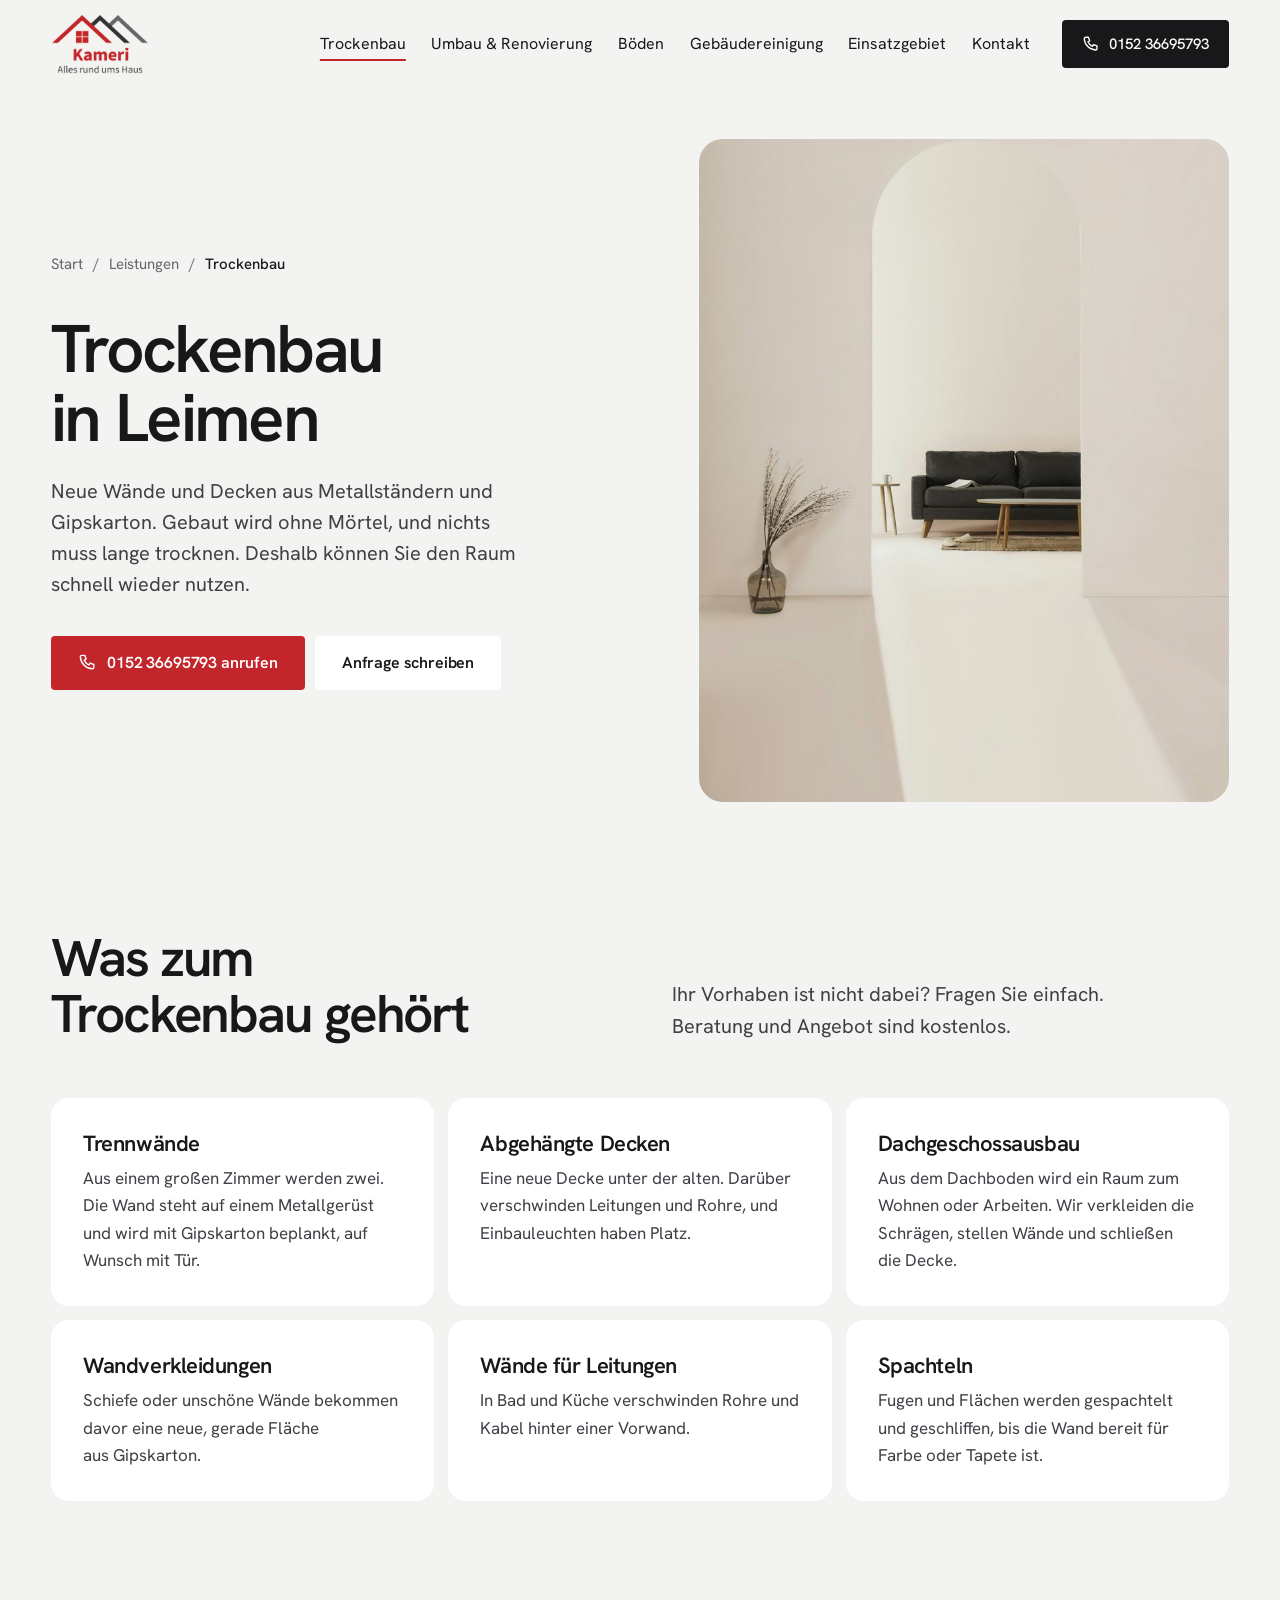
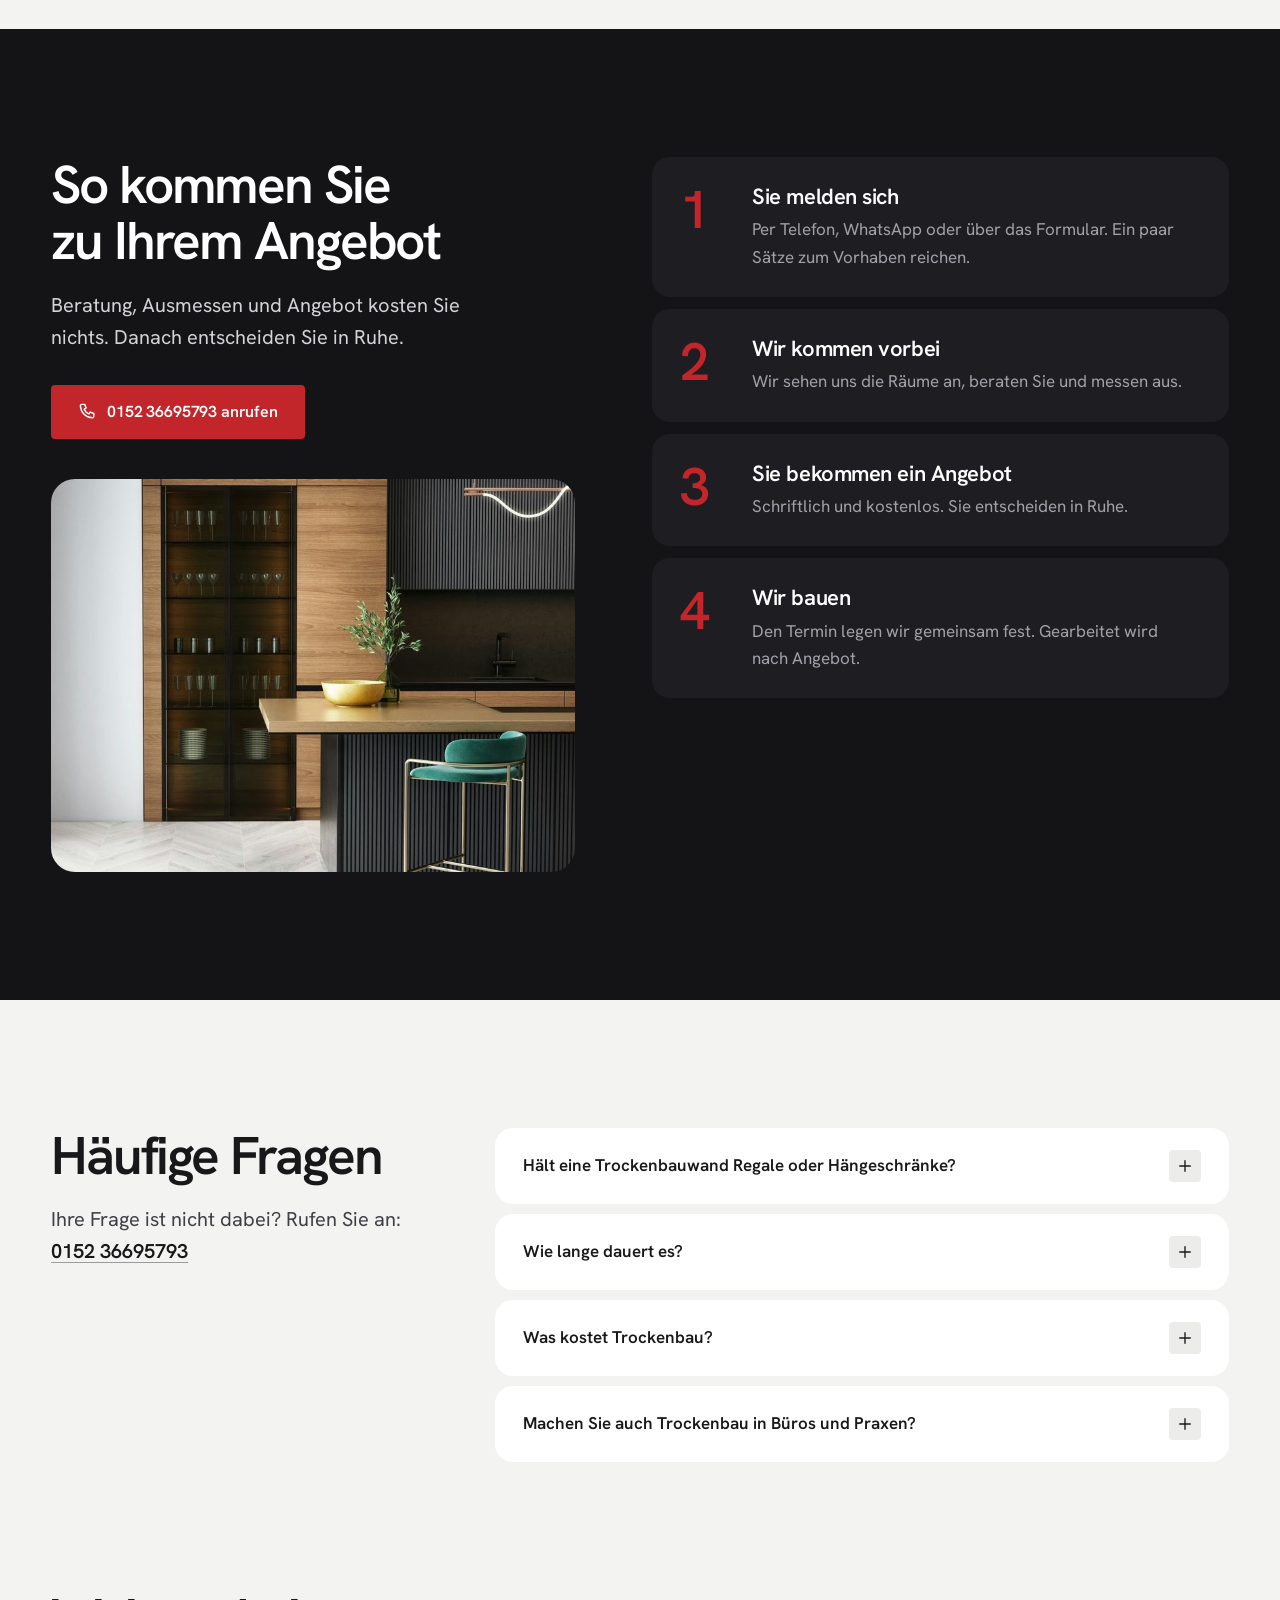
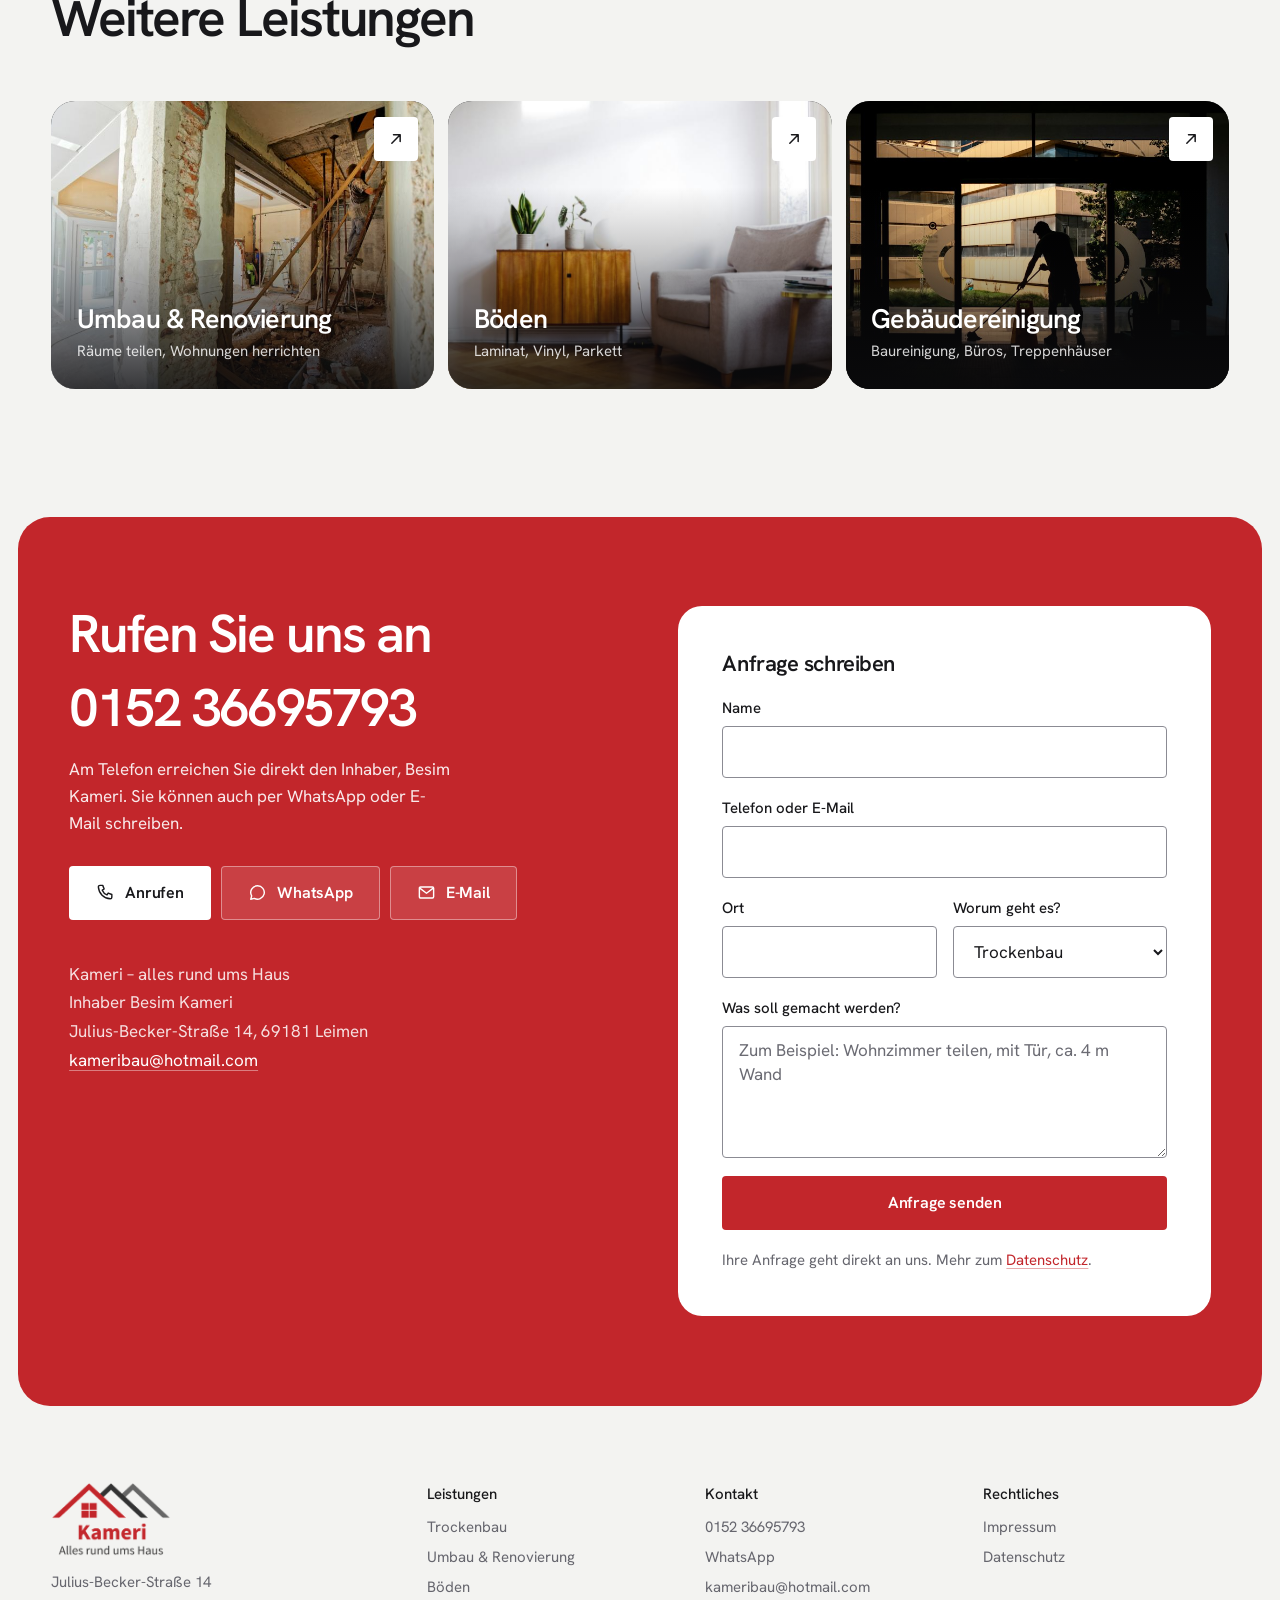
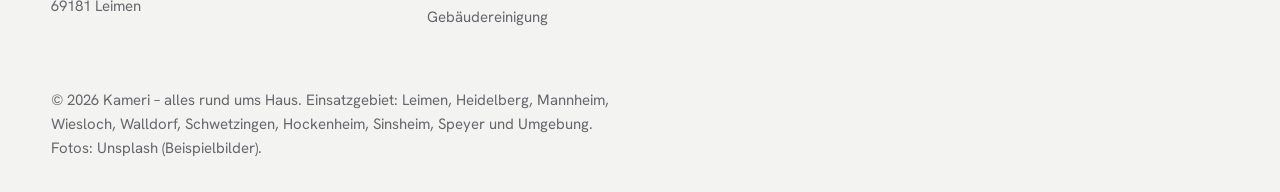
<file: trockenbau.html>
<!doctype html>
<html lang="de">
<head>
  <meta charset="utf-8">
  <meta name="viewport" content="width=device-width, initial-scale=1, viewport-fit=cover">
  <title>Trockenbau in Leimen, Heidelberg und Umgebung – Kameri</title>
  <meta name="description" content="Trennwände, abgehängte Decken, Dachgeschossausbau und Wandverkleidungen aus Leimen. Für Privatkunden und Firmen im Umkreis von 40 km. Beratung und Angebot kostenlos.">
  <meta name="theme-color" content="#f3f3f1">
  <link rel="icon" type="image/png" href="bilder/favicon.png">
  <link rel="apple-touch-icon" href="bilder/favicon.png">
  <link rel="preload" href="schriften/hanken-grotesk-latin-600-normal.woff2" as="font" type="font/woff2" crossorigin>
  <link rel="preload" href="schriften/hanken-grotesk-latin-400-normal.woff2" as="font" type="font/woff2" crossorigin>
  <link rel="stylesheet" href="stil.css?v=11">
  <meta property="og:title" content="Trockenbau in Leimen, Heidelberg und Umgebung – Kameri">
  <meta property="og:description" content="Trennwände, abgehängte Decken, Dachgeschossausbau und Wandverkleidungen aus Leimen. Für Privatkunden und Firmen im Umkreis von 40 km. Beratung und Angebot kostenlos.">
  <meta property="og:image" content="bilder/fotos/trockenbau-bogen-1200.jpg">
  <meta property="og:locale" content="de_DE">
  <script type="application/ld+json">
  {
    "@context": "https://schema.org",
    "@type": "Service",
    "serviceType": "Trockenbau",
    "areaServed": ["Leimen", "Heidelberg", "Mannheim", "Wiesloch", "Walldorf", "Schwetzingen", "Hockenheim", "Sinsheim", "Speyer"],
    "provider": {
      "@type": "HomeAndConstructionBusiness",
      "name": "Kameri – alles rund ums Haus",
      "telephone": "+49 152 36695793",
      "address": { "@type": "PostalAddress", "streetAddress": "Julius-Becker-Straße 14", "postalCode": "69181", "addressLocality": "Leimen", "addressCountry": "DE" }
    }
  }
  </script>
  <script>document.documentElement.classList.add("js")</script>
</head>
<body>
  <a class="springen" href="#inhalt">Zum Inhalt springen</a>

  <svg width="0" height="0" class="symbole" aria-hidden="true">
    <symbol id="i-telefon" viewBox="0 0 24 24"><path fill="none" stroke="currentColor" stroke-width="1.8" stroke-linecap="round" stroke-linejoin="round" d="M5 3h3.5l1.8 4.6-2.4 1.5a11 11 0 0 0 6 6l1.5-2.4L20 14.5V18a2 2 0 0 1-2 2A16 16 0 0 1 3 5a2 2 0 0 1 2-2Z"/></symbol>
    <symbol id="i-chat" viewBox="0 0 24 24"><path fill="none" stroke="currentColor" stroke-width="1.8" stroke-linecap="round" stroke-linejoin="round" d="M12 3.5a8.5 8.5 0 0 0-7.4 12.7L3.5 20.5l4.4-1.1A8.5 8.5 0 1 0 12 3.5Z"/></symbol>
    <symbol id="i-post" viewBox="0 0 24 24"><rect x="3" y="5" width="18" height="14" rx="1.5" fill="none" stroke="currentColor" stroke-width="1.8"/><path fill="none" stroke="currentColor" stroke-width="1.8" stroke-linejoin="round" d="m3.5 6.5 8.5 6.5 8.5-6.5"/></symbol>
    <symbol id="i-haken" viewBox="0 0 24 24"><path fill="none" stroke="currentColor" stroke-width="2" stroke-linecap="round" stroke-linejoin="round" d="m5 12.5 4.5 4.5L19 7.5"/></symbol>
    <symbol id="i-plus" viewBox="0 0 24 24"><path fill="none" stroke="currentColor" stroke-width="1.8" stroke-linecap="round" d="M12 5v14M5 12h14"/></symbol>
    <symbol id="i-pfeil" viewBox="0 0 24 24"><path fill="none" stroke="currentColor" stroke-width="1.8" stroke-linecap="round" stroke-linejoin="round" d="M7 17 17 7M9 7h8v8"/></symbol>
  </svg>

  <header class="kopf">
    <div class="kopf-innen">
      <a class="marke" href="index.html" aria-label="Kameri – alles rund ums Haus, zur Startseite">
        <img src="bilder/logo-260.png" width="260" height="159" alt="Kameri – alles rund ums Haus">
      </a>
      <nav class="navi" id="navi" aria-label="Hauptnavigation">
        <a href="trockenbau.html" aria-current="page">Trockenbau</a>
          <a href="umbau.html">Umbau & Renovierung</a>
          <a href="boeden.html">Böden</a>
          <a href="gebaeudereinigung.html">Gebäudereinigung</a>
        <a href="index.html#gebiet">Einsatzgebiet</a>
        <a href="#kontakt">Kontakt</a>
      </nav>
      <a class="kopf-telefon" href="tel:+4915236695793">
        <svg aria-hidden="true"><use href="#i-telefon"/></svg>
        <span>0152 36695793</span>
      </a>
      <button class="menue-knopf" type="button" aria-expanded="false" aria-controls="navi" aria-label="Menü öffnen"><span></span><span></span></button>
    </div>
  </header>

  <main id="inhalt">
    <section class="seitenkopf" aria-labelledby="titel">
      <div class="seitenkopf-text">
        <nav class="pfad" aria-label="Sie sind hier">
          <a href="index.html">Start</a><span aria-hidden="true">/</span><a href="index.html#leistungen">Leistungen</a><span aria-hidden="true">/</span><span aria-current="page">Trockenbau</span>
        </nav>
        <h1 id="titel">Trockenbau in Leimen</h1>
        <p class="seitenkopf-lead">Neue Wände und Decken aus Metallständern und Gipskarton. Gebaut wird ohne Mörtel, und nichts muss lange trocknen. Deshalb können Sie den Raum schnell wieder nutzen.</p>
        <div class="aktionen">
          <a class="knopf knopf-rot" href="tel:+4915236695793"><svg aria-hidden="true"><use href="#i-telefon"/></svg>0152 36695793 anrufen</a>
          <a class="knopf knopf-weiss" href="#kontakt">Anfrage schreiben</a>
        </div>
      </div>
      <div class="seitenkopf-bild">
        <img src="bilder/fotos/trockenbau-bogen-1200.jpg" srcset="bilder/fotos/trockenbau-bogen-800.jpg 800w, bilder/fotos/trockenbau-bogen-1200.jpg 1200w, bilder/fotos/trockenbau-bogen-1600.jpg 1600w" sizes="(max-width: 860px) 100vw, 45vw" width="1200" height="1800" fetchpriority="high" alt="Weißer Raum mit gerundetem Wanddurchgang">
      </div>
    </section>

    <section class="abschnitt abschnitt-oben-frei" aria-labelledby="punkte-titel">
      <div class="innen">
        <div class="abschnitt-kopf" data-zeigen>
          <h2 id="punkte-titel">Was zum Trockenbau gehört</h2>
          <p>Ihr Vorhaben ist nicht dabei? Fragen Sie einfach. Beratung und Angebot sind kostenlos.</p>
        </div>
        <ul class="punkte">
          <li data-zeigen>
            <h3>Trennwände</h3>
            <p>Aus einem großen Zimmer werden zwei. Die Wand steht auf einem Metallgerüst und wird mit Gipskarton beplankt, auf Wunsch mit Tür.</p>
          </li>
          <li data-zeigen>
            <h3>Abgehängte Decken</h3>
            <p>Eine neue Decke unter der alten. Darüber verschwinden Leitungen und Rohre, und Einbauleuchten haben Platz.</p>
          </li>
          <li data-zeigen>
            <h3>Dachgeschossausbau</h3>
            <p>Aus dem Dachboden wird ein Raum zum Wohnen oder Arbeiten. Wir verkleiden die Schrägen, stellen Wände und schließen die Decke.</p>
          </li>
          <li data-zeigen>
            <h3>Wandverkleidungen</h3>
            <p>Schiefe oder unschöne Wände bekommen davor eine neue, gerade Fläche aus Gipskarton.</p>
          </li>
          <li data-zeigen>
            <h3>Wände für Leitungen</h3>
            <p>In Bad und Küche verschwinden Rohre und Kabel hinter einer Vorwand.</p>
          </li>
          <li data-zeigen>
            <h3>Spachteln</h3>
            <p>Fugen und Flächen werden gespachtelt und geschliffen, bis die Wand bereit für Farbe oder Tapete ist.</p>
          </li>
        </ul>
      </div>
    </section>

    <section class="dunkel" id="ablauf" aria-labelledby="ablauf-titel">
      <div class="innen ablauf-innen">
        <div class="ablauf-text" data-zeigen>
          <h2 id="ablauf-titel">So kommen Sie zu Ihrem Angebot</h2>
          <p>Beratung, Ausmessen und Angebot kosten Sie nichts. Danach entscheiden Sie in Ruhe.</p>
          <div class="aktionen">
            <a class="knopf knopf-rot" href="tel:+4915236695793"><svg aria-hidden="true"><use href="#i-telefon"/></svg>0152 36695793 anrufen</a>
          </div>
          <img class="ablauf-bild" src="bilder/fotos/kueche-dunkel-1200.jpg" srcset="bilder/fotos/kueche-dunkel-800.jpg 800w, bilder/fotos/kueche-dunkel-1200.jpg 1200w, bilder/fotos/kueche-dunkel-1600.jpg 1600w" sizes="(max-width: 860px) 100vw, 40vw" width="1200" height="1311" loading="lazy" alt="Dunkle, edle Küche mit Holzfronten und Fischgrätboden">
        </div>
        <ol class="ablauf">
          <li data-zeigen>
            <h3>Sie melden sich</h3>
            <p>Per Telefon, WhatsApp oder über das Formular. Ein paar Sätze zum Vorhaben reichen.</p>
          </li>
          <li data-zeigen>
            <h3>Wir kommen vorbei</h3>
            <p>Wir sehen uns die Räume an, beraten Sie und messen aus.</p>
          </li>
          <li data-zeigen>
            <h3>Sie bekommen ein Angebot</h3>
            <p>Schriftlich und kostenlos. Sie entscheiden in Ruhe.</p>
          </li>
          <li data-zeigen>
            <h3>Wir bauen</h3>
            <p>Den Termin legen wir gemeinsam fest. Gearbeitet wird nach Angebot.</p>
          </li>
        </ol>
      </div>
    </section>

    <section class="abschnitt" id="fragen" aria-labelledby="fragen-titel">
      <div class="innen fragen-innen">
        <div class="abschnitt-kopf abschnitt-kopf-schmal" data-zeigen>
          <h2 id="fragen-titel">Häufige Fragen</h2>
          <p class="fragen-hinweis">Ihre Frage ist nicht dabei? Rufen Sie an: <a class="textlink" href="tel:+4915236695793">0152 36695793</a></p>
        </div>
        <div class="fragen" data-zeigen>
          <details>
            <summary>Hält eine Trockenbauwand Regale oder Hängeschränke?<svg aria-hidden="true"><use href="#i-plus"/></svg></summary>
            <p>Ja, wenn wir es vorher wissen. Dann kommen an diese Stellen Verstärkungen in die Wand. Sagen Sie uns beim Termin, was später an der Wand hängen soll.</p>
          </details>
          <details>
            <summary>Wie lange dauert es?<svg aria-hidden="true"><use href="#i-plus"/></svg></summary>
            <p>Das hängt von der Größe ab. Weil nichts trocknen muss wie beim Mauern, geht es meist schneller. Wie lange es bei Ihnen dauert, sagen wir Ihnen nach der Besichtigung.</p>
          </details>
          <details>
            <summary>Was kostet Trockenbau?<svg aria-hidden="true"><use href="#i-plus"/></svg></summary>
            <p>Das hängt von Fläche, Material und Aufwand ab. Deshalb sehen wir uns alles vor Ort an. Besichtigung und Angebot sind kostenlos.</p>
          </details>
          <details>
            <summary>Machen Sie auch Trockenbau in Büros und Praxen?<svg aria-hidden="true"><use href="#i-plus"/></svg></summary>
            <p>Ja. Wir arbeiten für Privatkunden und für Firmen, Praxen und Hausverwaltungen.</p>
          </details>
        </div>
      </div>
    </section>

    <section class="abschnitt abschnitt-oben-frei" aria-labelledby="weitere-titel">
      <div class="innen">
        <div class="abschnitt-kopf" data-zeigen>
          <h2 id="weitere-titel">Weitere Leistungen</h2>
        </div>
        <div class="kacheln kacheln-drei">
          <a class="kachel" href="umbau.html" data-zeigen>
            <img src="bilder/fotos/umbau-altbau-1200.jpg" srcset="bilder/fotos/umbau-altbau-800.jpg 800w, bilder/fotos/umbau-altbau-1200.jpg 1200w, bilder/fotos/umbau-altbau-1600.jpg 1600w" sizes="(max-width: 720px) 100vw, 33vw" width="1200" height="798" loading="lazy" alt="Altbauwohnung im Umbau mit geöffneter Wand und Stützen">
            <span class="kachel-pfeil"><svg aria-hidden="true"><use href="#i-pfeil"/></svg></span>
            <span class="kachel-text">
              <span class="kachel-name">Umbau & Renovierung</span>
              <span class="kachel-kurz">Räume teilen, Wohnungen herrichten</span>
            </span>
          </a>
          <a class="kachel" href="boeden.html" data-zeigen>
            <img src="bilder/fotos/boden-fischgraet-1200.jpg" srcset="bilder/fotos/boden-fischgraet-800.jpg 800w, bilder/fotos/boden-fischgraet-1200.jpg 1200w, bilder/fotos/boden-fischgraet-1600.jpg 1600w" sizes="(max-width: 720px) 100vw, 33vw" width="1200" height="1800" loading="lazy" alt="Wohnzimmer mit Parkett und hellen Wänden">
            <span class="kachel-pfeil"><svg aria-hidden="true"><use href="#i-pfeil"/></svg></span>
            <span class="kachel-text">
              <span class="kachel-name">Böden</span>
              <span class="kachel-kurz">Laminat, Vinyl, Parkett</span>
            </span>
          </a>
          <a class="kachel" href="gebaeudereinigung.html" data-zeigen>
            <img src="bilder/fotos/reinigung-buero-1200.jpg" srcset="bilder/fotos/reinigung-buero-800.jpg 800w, bilder/fotos/reinigung-buero-1200.jpg 1200w, bilder/fotos/reinigung-buero-1600.jpg 1600w" sizes="(max-width: 720px) 100vw, 33vw" width="1200" height="800" loading="lazy" alt="Reinigungskraft wischt am Abend den Boden einer Bürolobby">
            <span class="kachel-pfeil"><svg aria-hidden="true"><use href="#i-pfeil"/></svg></span>
            <span class="kachel-text">
              <span class="kachel-name">Gebäudereinigung</span>
              <span class="kachel-kurz">Baureinigung, Büros, Treppenhäuser</span>
            </span>
          </a>
        </div>
      </div>
    </section>

    <section class="kontakt" id="kontakt" aria-labelledby="kontakt-titel">
      <div class="kontakt-flaeche">
        <div class="innen kontakt-innen">
          <div class="kontakt-text" data-zeigen>
            <h2 id="kontakt-titel">Rufen Sie uns an</h2>
            <a class="kontakt-nummer" href="tel:+4915236695793">0152 36695793</a>
            <p>Am Telefon erreichen Sie direkt den Inhaber, Besim Kameri. Sie können auch per WhatsApp oder E-Mail schreiben.</p>
            <div class="aktionen">
              <a class="knopf knopf-weiss" href="tel:+4915236695793"><svg aria-hidden="true"><use href="#i-telefon"/></svg>Anrufen</a>
              <a class="knopf knopf-glas" href="https://wa.me/4915236695793"><svg aria-hidden="true"><use href="#i-chat"/></svg>WhatsApp</a>
              <a class="knopf knopf-glas" href="mailto:kameribau@hotmail.com"><svg aria-hidden="true"><use href="#i-post"/></svg>E-Mail</a>
            </div>
            <address>
              Kameri – alles rund ums Haus<br>
              Inhaber Besim Kameri<br>
              Julius-Becker-Straße 14, 69181 Leimen<br>
              <a class="textlink" href="mailto:kameribau@hotmail.com">kameribau@hotmail.com</a>
            </address>
          </div>

          <form class="formular" id="anfrage" data-anfrage action="mailto:kameribau@hotmail.com" method="post" enctype="text/plain" novalidate data-zeigen>
            <h3>Anfrage schreiben</h3>
            <div class="feld">
              <label for="f-name">Name</label>
              <input id="f-name" name="Name" type="text" autocomplete="name" required aria-describedby="f-name-fehler">
              <span class="fehler" id="f-name-fehler"></span>
            </div>
            <div class="feld">
              <label for="f-kontakt">Telefon oder E-Mail</label>
              <input id="f-kontakt" name="Kontakt" type="text" autocapitalize="none" autocorrect="off" spellcheck="false" required aria-describedby="f-kontakt-fehler">
              <span class="fehler" id="f-kontakt-fehler"></span>
            </div>
            <div class="feld-reihe">
              <div class="feld">
                <label for="f-ort">Ort</label>
                <input id="f-ort" name="Ort" type="text" autocomplete="address-level2">
              </div>
              <div class="feld">
                <label for="f-leistung">Worum geht es?</label>
                <select id="f-leistung" name="Leistung">
                <option value="">Bitte wählen</option>
                <option selected>Trockenbau</option>
                <option>Umbau / Renovierung</option>
                <option>Boden</option>
                <option>Gebäudereinigung</option>
                <option>Etwas anderes</option>
              </select>
              </div>
            </div>
            <div class="feld">
              <label for="f-nachricht">Was soll gemacht werden?</label>
              <textarea id="f-nachricht" name="Nachricht" required aria-describedby="f-nachricht-fehler" placeholder="Zum Beispiel: Wohnzimmer teilen, mit Tür, ca. 4 m Wand"></textarea>
              <span class="fehler" id="f-nachricht-fehler"></span>
            </div>
            <input class="falle" type="checkbox" name="botcheck" tabindex="-1" autocomplete="off" aria-hidden="true">
            <button class="knopf knopf-rot knopf-breit" type="submit">Anfrage senden</button>
            <p class="formular-hinweis"><span data-hinweis-mail>Öffnet Ihr E-Mail-Programm mit der fertigen Nachricht.</span> Mehr zum <a class="textlink" href="datenschutz.html">Datenschutz</a>.</p>
            <p class="formular-status" role="status" aria-live="polite"></p>
          </form>
        </div>
      </div>
    </section>
  </main>

  <footer class="fuss">
    <div class="innen fuss-innen">
      <div class="fuss-marke">
        <img class="fuss-logo" src="bilder/logo-260.png" width="260" height="159" alt="Kameri – alles rund ums Haus" loading="lazy">
        <p>Julius-Becker-Straße 14<br>69181 Leimen</p>
      </div>
      <div>
        <p class="fuss-titel">Leistungen</p>
        <p class="fuss-links"><a href="trockenbau.html">Trockenbau</a><a href="umbau.html">Umbau & Renovierung</a><a href="boeden.html">Böden</a><a href="gebaeudereinigung.html">Gebäudereinigung</a></p>
      </div>
      <div>
        <p class="fuss-titel">Kontakt</p>
        <p class="fuss-links"><a href="tel:+4915236695793">0152 36695793</a><a href="https://wa.me/4915236695793">WhatsApp</a><a href="mailto:kameribau@hotmail.com">kameribau@hotmail.com</a></p>
      </div>
      <div>
        <p class="fuss-titel">Rechtliches</p>
        <p class="fuss-links"><a href="impressum.html">Impressum</a><a href="datenschutz.html">Datenschutz</a></p>
      </div>
      <p class="fuss-recht">© <span data-jahr>2026</span> Kameri – alles rund ums Haus. Einsatzgebiet: Leimen, Heidelberg, Mannheim, Wiesloch, Walldorf, Schwetzingen, Hockenheim, Sinsheim, Speyer und Umgebung. Fotos: Unsplash (Beispielbilder).</p>
    </div>
  </footer>

  <div class="leiste" data-leiste>
    <a class="leiste-anruf" href="tel:+4915236695793"><svg aria-hidden="true"><use href="#i-telefon"/></svg>Anrufen</a>
    <a class="leiste-whatsapp" href="https://wa.me/4915236695793"><svg aria-hidden="true"><use href="#i-chat"/></svg>WhatsApp</a>
  </div>

  <script src="seite.js?v=11" defer></script>
</body>
</html>
</file>
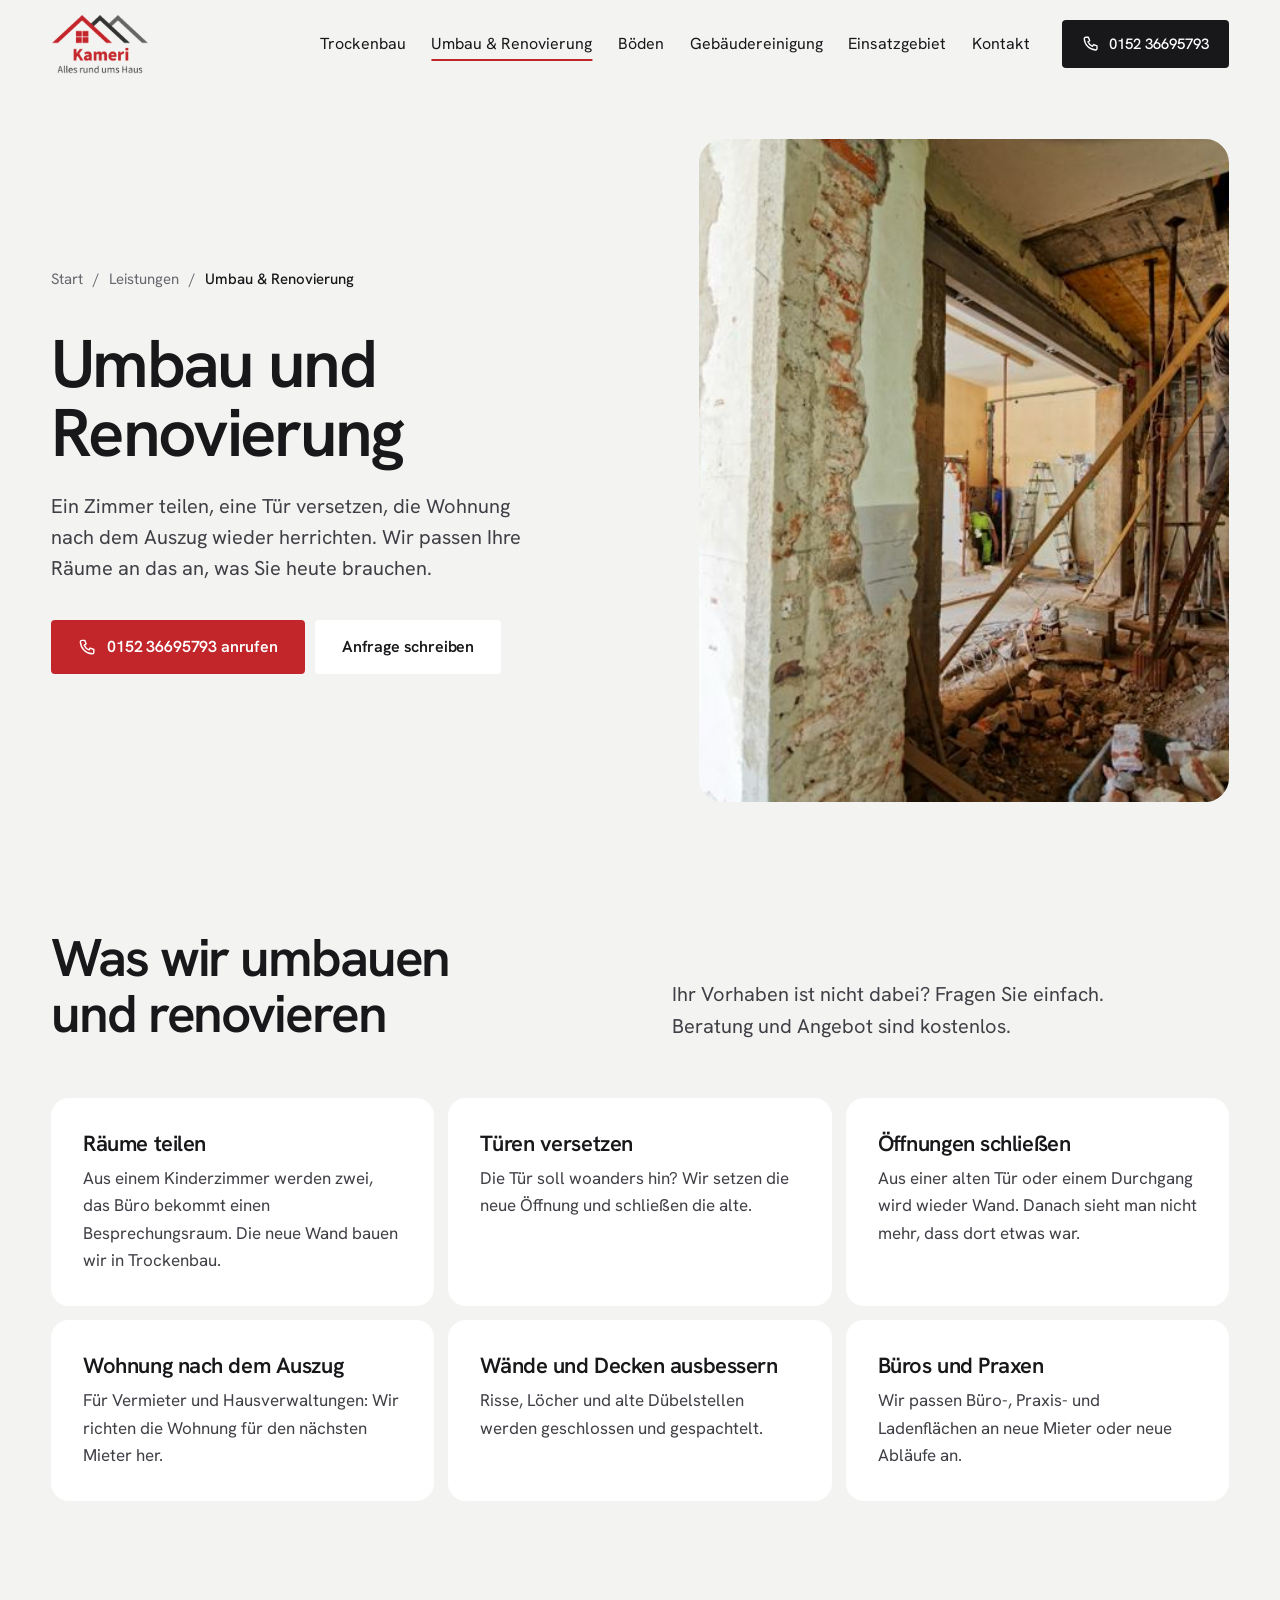
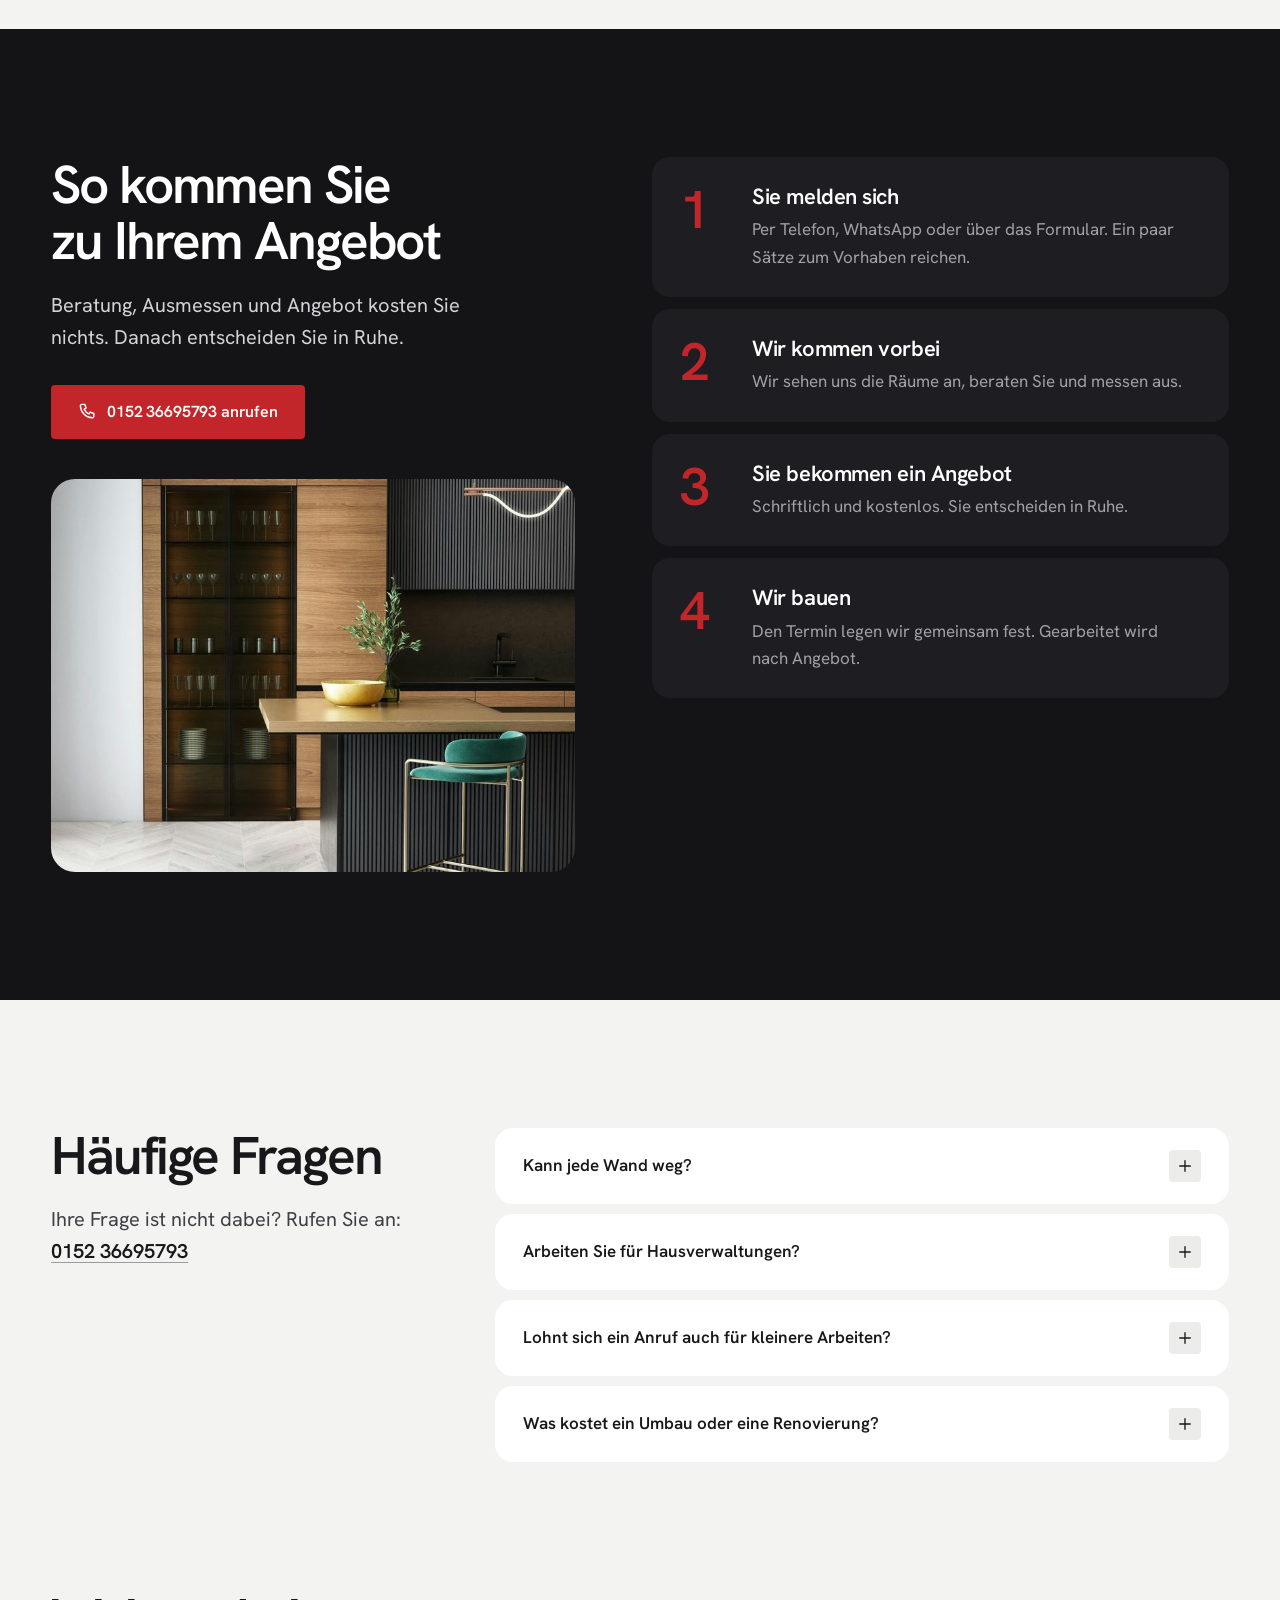
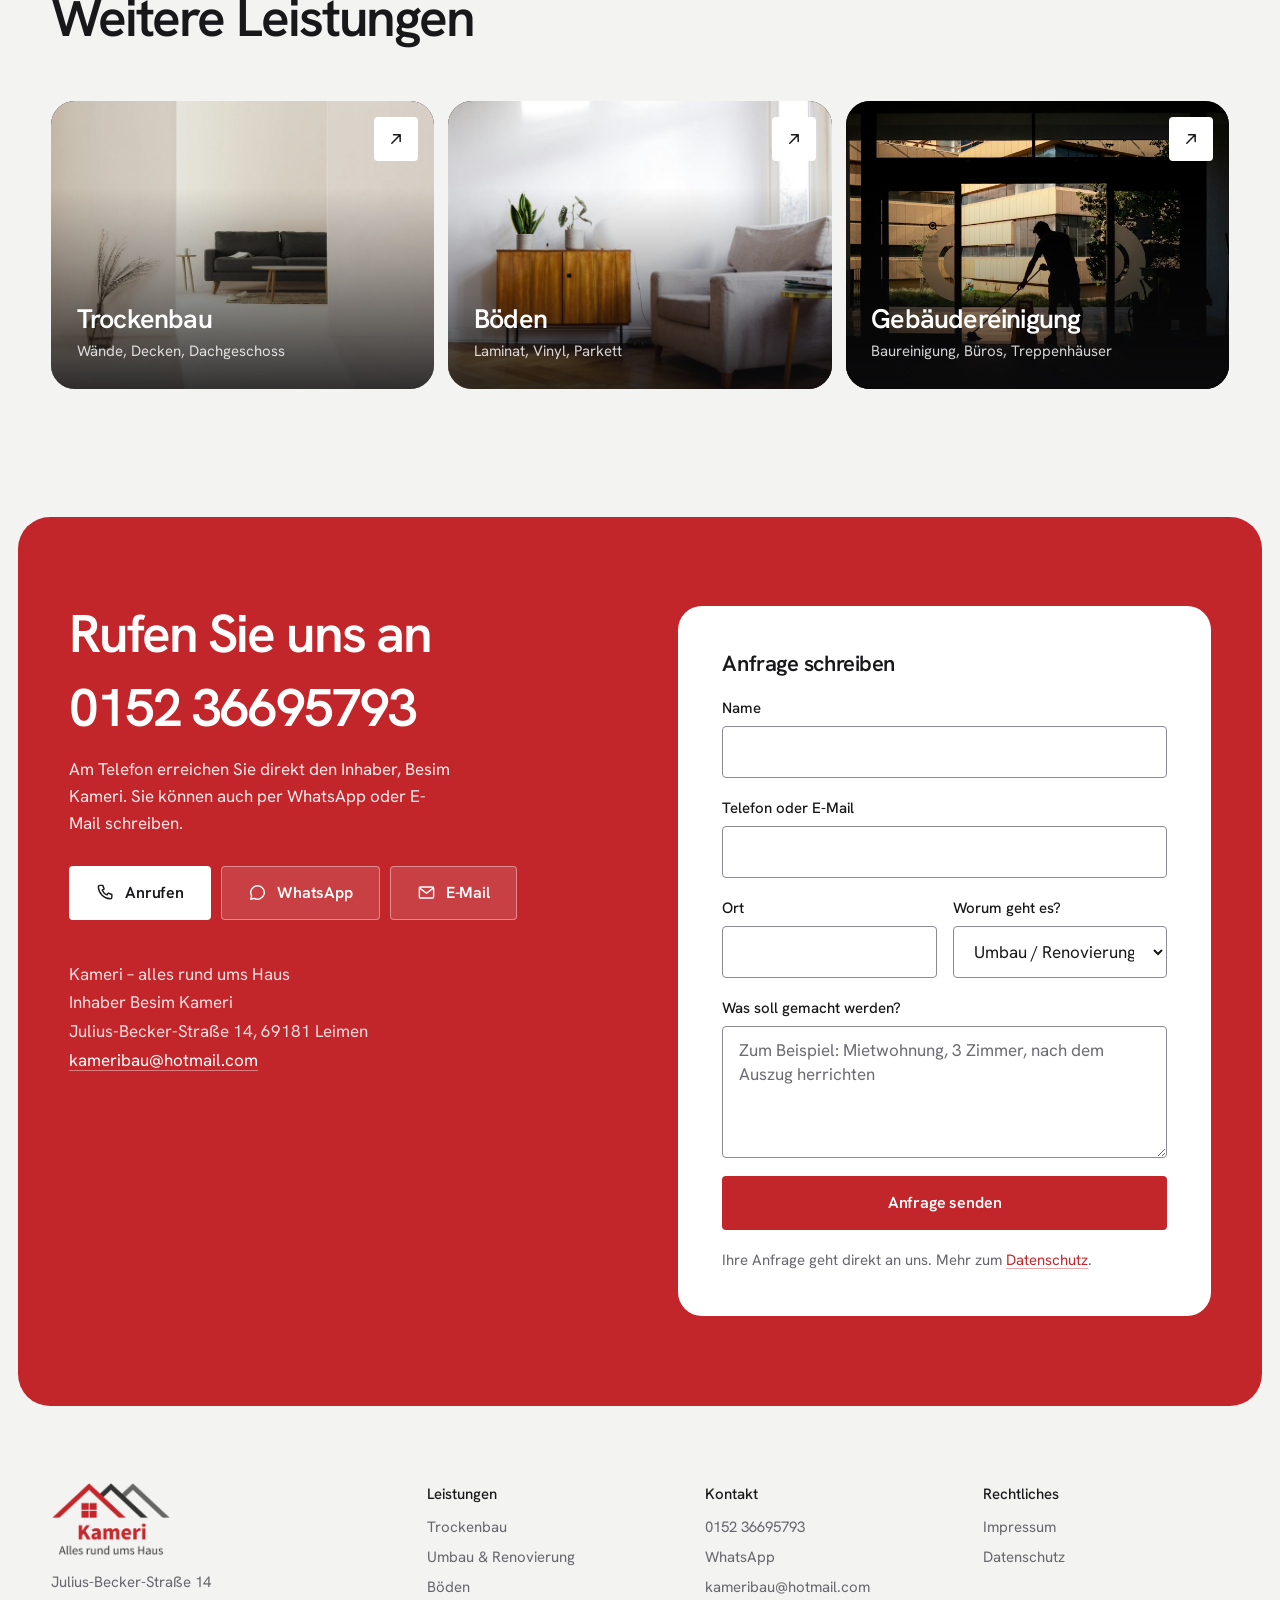
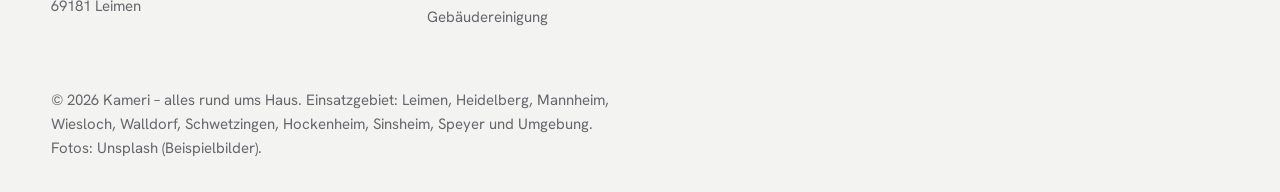
<file: umbau.html>
<!doctype html>
<html lang="de">
<head>
  <meta charset="utf-8">
  <meta name="viewport" content="width=device-width, initial-scale=1, viewport-fit=cover">
  <title>Umbau und Renovierung in Leimen, Heidelberg und Umgebung – Kameri</title>
  <meta name="description" content="Räume teilen, Türen versetzen, Wohnungen nach dem Auszug herrichten: Umbau und Renovierung aus Leimen für Privatkunden, Firmen und Hausverwaltungen. Beratung und Angebot kostenlos.">
  <meta name="theme-color" content="#f3f3f1">
  <link rel="icon" type="image/png" href="bilder/favicon.png">
  <link rel="apple-touch-icon" href="bilder/favicon.png">
  <link rel="preload" href="schriften/hanken-grotesk-latin-600-normal.woff2" as="font" type="font/woff2" crossorigin>
  <link rel="preload" href="schriften/hanken-grotesk-latin-400-normal.woff2" as="font" type="font/woff2" crossorigin>
  <link rel="stylesheet" href="stil.css?v=11">
  <meta property="og:title" content="Umbau und Renovierung in Leimen, Heidelberg und Umgebung – Kameri">
  <meta property="og:description" content="Räume teilen, Türen versetzen, Wohnungen nach dem Auszug herrichten: Umbau und Renovierung aus Leimen für Privatkunden, Firmen und Hausverwaltungen. Beratung und Angebot kostenlos.">
  <meta property="og:image" content="bilder/fotos/umbau-altbau-1200.jpg">
  <meta property="og:locale" content="de_DE">
  <script type="application/ld+json">
  {
    "@context": "https://schema.org",
    "@type": "Service",
    "serviceType": "Umbau & Renovierung",
    "areaServed": ["Leimen", "Heidelberg", "Mannheim", "Wiesloch", "Walldorf", "Schwetzingen", "Hockenheim", "Sinsheim", "Speyer"],
    "provider": {
      "@type": "HomeAndConstructionBusiness",
      "name": "Kameri – alles rund ums Haus",
      "telephone": "+49 152 36695793",
      "address": { "@type": "PostalAddress", "streetAddress": "Julius-Becker-Straße 14", "postalCode": "69181", "addressLocality": "Leimen", "addressCountry": "DE" }
    }
  }
  </script>
  <script>document.documentElement.classList.add("js")</script>
</head>
<body>
  <a class="springen" href="#inhalt">Zum Inhalt springen</a>

  <svg width="0" height="0" class="symbole" aria-hidden="true">
    <symbol id="i-telefon" viewBox="0 0 24 24"><path fill="none" stroke="currentColor" stroke-width="1.8" stroke-linecap="round" stroke-linejoin="round" d="M5 3h3.5l1.8 4.6-2.4 1.5a11 11 0 0 0 6 6l1.5-2.4L20 14.5V18a2 2 0 0 1-2 2A16 16 0 0 1 3 5a2 2 0 0 1 2-2Z"/></symbol>
    <symbol id="i-chat" viewBox="0 0 24 24"><path fill="none" stroke="currentColor" stroke-width="1.8" stroke-linecap="round" stroke-linejoin="round" d="M12 3.5a8.5 8.5 0 0 0-7.4 12.7L3.5 20.5l4.4-1.1A8.5 8.5 0 1 0 12 3.5Z"/></symbol>
    <symbol id="i-post" viewBox="0 0 24 24"><rect x="3" y="5" width="18" height="14" rx="1.5" fill="none" stroke="currentColor" stroke-width="1.8"/><path fill="none" stroke="currentColor" stroke-width="1.8" stroke-linejoin="round" d="m3.5 6.5 8.5 6.5 8.5-6.5"/></symbol>
    <symbol id="i-haken" viewBox="0 0 24 24"><path fill="none" stroke="currentColor" stroke-width="2" stroke-linecap="round" stroke-linejoin="round" d="m5 12.5 4.5 4.5L19 7.5"/></symbol>
    <symbol id="i-plus" viewBox="0 0 24 24"><path fill="none" stroke="currentColor" stroke-width="1.8" stroke-linecap="round" d="M12 5v14M5 12h14"/></symbol>
    <symbol id="i-pfeil" viewBox="0 0 24 24"><path fill="none" stroke="currentColor" stroke-width="1.8" stroke-linecap="round" stroke-linejoin="round" d="M7 17 17 7M9 7h8v8"/></symbol>
  </svg>

  <header class="kopf">
    <div class="kopf-innen">
      <a class="marke" href="index.html" aria-label="Kameri – alles rund ums Haus, zur Startseite">
        <img src="bilder/logo-260.png" width="260" height="159" alt="Kameri – alles rund ums Haus">
      </a>
      <nav class="navi" id="navi" aria-label="Hauptnavigation">
        <a href="trockenbau.html">Trockenbau</a>
          <a href="umbau.html" aria-current="page">Umbau & Renovierung</a>
          <a href="boeden.html">Böden</a>
          <a href="gebaeudereinigung.html">Gebäudereinigung</a>
        <a href="index.html#gebiet">Einsatzgebiet</a>
        <a href="#kontakt">Kontakt</a>
      </nav>
      <a class="kopf-telefon" href="tel:+4915236695793">
        <svg aria-hidden="true"><use href="#i-telefon"/></svg>
        <span>0152 36695793</span>
      </a>
      <button class="menue-knopf" type="button" aria-expanded="false" aria-controls="navi" aria-label="Menü öffnen"><span></span><span></span></button>
    </div>
  </header>

  <main id="inhalt">
    <section class="seitenkopf" aria-labelledby="titel">
      <div class="seitenkopf-text">
        <nav class="pfad" aria-label="Sie sind hier">
          <a href="index.html">Start</a><span aria-hidden="true">/</span><a href="index.html#leistungen">Leistungen</a><span aria-hidden="true">/</span><span aria-current="page">Umbau & Renovierung</span>
        </nav>
        <h1 id="titel">Umbau und Renovierung</h1>
        <p class="seitenkopf-lead">Ein Zimmer teilen, eine Tür versetzen, die Wohnung nach dem Auszug wieder herrichten. Wir passen Ihre Räume an das an, was Sie heute brauchen.</p>
        <div class="aktionen">
          <a class="knopf knopf-rot" href="tel:+4915236695793"><svg aria-hidden="true"><use href="#i-telefon"/></svg>0152 36695793 anrufen</a>
          <a class="knopf knopf-weiss" href="#kontakt">Anfrage schreiben</a>
        </div>
      </div>
      <div class="seitenkopf-bild">
        <img src="bilder/fotos/umbau-altbau-1200.jpg" srcset="bilder/fotos/umbau-altbau-800.jpg 800w, bilder/fotos/umbau-altbau-1200.jpg 1200w, bilder/fotos/umbau-altbau-1600.jpg 1600w" sizes="(max-width: 860px) 100vw, 45vw" width="1200" height="798" fetchpriority="high" alt="Altbauwohnung im Umbau mit geöffneter Wand und Stützen">
      </div>
    </section>

    <section class="abschnitt abschnitt-oben-frei" aria-labelledby="punkte-titel">
      <div class="innen">
        <div class="abschnitt-kopf" data-zeigen>
          <h2 id="punkte-titel">Was wir umbauen und renovieren</h2>
          <p>Ihr Vorhaben ist nicht dabei? Fragen Sie einfach. Beratung und Angebot sind kostenlos.</p>
        </div>
        <ul class="punkte">
          <li data-zeigen>
            <h3>Räume teilen</h3>
            <p>Aus einem Kinderzimmer werden zwei, das Büro bekommt einen Besprechungsraum. Die neue Wand bauen wir in Trockenbau.</p>
          </li>
          <li data-zeigen>
            <h3>Türen versetzen</h3>
            <p>Die Tür soll woanders hin? Wir setzen die neue Öffnung und schließen die alte.</p>
          </li>
          <li data-zeigen>
            <h3>Öffnungen schließen</h3>
            <p>Aus einer alten Tür oder einem Durchgang wird wieder Wand. Danach sieht man nicht mehr, dass dort etwas war.</p>
          </li>
          <li data-zeigen>
            <h3>Wohnung nach dem Auszug</h3>
            <p>Für Vermieter und Hausverwaltungen: Wir richten die Wohnung für den nächsten Mieter her.</p>
          </li>
          <li data-zeigen>
            <h3>Wände und Decken ausbessern</h3>
            <p>Risse, Löcher und alte Dübelstellen werden geschlossen und gespachtelt.</p>
          </li>
          <li data-zeigen>
            <h3>Büros und Praxen</h3>
            <p>Wir passen Büro-, Praxis- und Ladenflächen an neue Mieter oder neue Abläufe an.</p>
          </li>
        </ul>
      </div>
    </section>

    <section class="dunkel" id="ablauf" aria-labelledby="ablauf-titel">
      <div class="innen ablauf-innen">
        <div class="ablauf-text" data-zeigen>
          <h2 id="ablauf-titel">So kommen Sie zu Ihrem Angebot</h2>
          <p>Beratung, Ausmessen und Angebot kosten Sie nichts. Danach entscheiden Sie in Ruhe.</p>
          <div class="aktionen">
            <a class="knopf knopf-rot" href="tel:+4915236695793"><svg aria-hidden="true"><use href="#i-telefon"/></svg>0152 36695793 anrufen</a>
          </div>
          <img class="ablauf-bild" src="bilder/fotos/kueche-dunkel-1200.jpg" srcset="bilder/fotos/kueche-dunkel-800.jpg 800w, bilder/fotos/kueche-dunkel-1200.jpg 1200w, bilder/fotos/kueche-dunkel-1600.jpg 1600w" sizes="(max-width: 860px) 100vw, 40vw" width="1200" height="1311" loading="lazy" alt="Dunkle, edle Küche mit Holzfronten und Fischgrätboden">
        </div>
        <ol class="ablauf">
          <li data-zeigen>
            <h3>Sie melden sich</h3>
            <p>Per Telefon, WhatsApp oder über das Formular. Ein paar Sätze zum Vorhaben reichen.</p>
          </li>
          <li data-zeigen>
            <h3>Wir kommen vorbei</h3>
            <p>Wir sehen uns die Räume an, beraten Sie und messen aus.</p>
          </li>
          <li data-zeigen>
            <h3>Sie bekommen ein Angebot</h3>
            <p>Schriftlich und kostenlos. Sie entscheiden in Ruhe.</p>
          </li>
          <li data-zeigen>
            <h3>Wir bauen</h3>
            <p>Den Termin legen wir gemeinsam fest. Gearbeitet wird nach Angebot.</p>
          </li>
        </ol>
      </div>
    </section>

    <section class="abschnitt" id="fragen" aria-labelledby="fragen-titel">
      <div class="innen fragen-innen">
        <div class="abschnitt-kopf abschnitt-kopf-schmal" data-zeigen>
          <h2 id="fragen-titel">Häufige Fragen</h2>
          <p class="fragen-hinweis">Ihre Frage ist nicht dabei? Rufen Sie an: <a class="textlink" href="tel:+4915236695793">0152 36695793</a></p>
        </div>
        <div class="fragen" data-zeigen>
          <details>
            <summary>Kann jede Wand weg?<svg aria-hidden="true"><use href="#i-plus"/></svg></summary>
            <p>Nein. Tragende Wände dürfen nur nach Prüfung durch einen Statiker verändert werden. Bei der Besichtigung sehen wir uns die Wände an und sagen Ihnen, was möglich ist.</p>
          </details>
          <details>
            <summary>Arbeiten Sie für Hausverwaltungen?<svg aria-hidden="true"><use href="#i-plus"/></svg></summary>
            <p>Ja. Wir richten Mietwohnungen nach dem Auszug her und stimmen die Termine mit Ihnen ab.</p>
          </details>
          <details>
            <summary>Lohnt sich ein Anruf auch für kleinere Arbeiten?<svg aria-hidden="true"><use href="#i-plus"/></svg></summary>
            <p>Ja. Rufen Sie an und beschreiben Sie kurz, worum es geht. Dann sagen wir Ihnen, ob wir es übernehmen können.</p>
          </details>
          <details>
            <summary>Was kostet ein Umbau oder eine Renovierung?<svg aria-hidden="true"><use href="#i-plus"/></svg></summary>
            <p>Das hängt davon ab, was alles gemacht werden soll. Deshalb sehen wir uns die Räume vor Ort an. Besichtigung und Angebot sind kostenlos.</p>
          </details>
        </div>
      </div>
    </section>

    <section class="abschnitt abschnitt-oben-frei" aria-labelledby="weitere-titel">
      <div class="innen">
        <div class="abschnitt-kopf" data-zeigen>
          <h2 id="weitere-titel">Weitere Leistungen</h2>
        </div>
        <div class="kacheln kacheln-drei">
          <a class="kachel" href="trockenbau.html" data-zeigen>
            <img src="bilder/fotos/trockenbau-bogen-1200.jpg" srcset="bilder/fotos/trockenbau-bogen-800.jpg 800w, bilder/fotos/trockenbau-bogen-1200.jpg 1200w, bilder/fotos/trockenbau-bogen-1600.jpg 1600w" sizes="(max-width: 720px) 100vw, 33vw" width="1200" height="1800" loading="lazy" alt="Weißer Raum mit gerundetem Wanddurchgang">
            <span class="kachel-pfeil"><svg aria-hidden="true"><use href="#i-pfeil"/></svg></span>
            <span class="kachel-text">
              <span class="kachel-name">Trockenbau</span>
              <span class="kachel-kurz">Wände, Decken, Dachgeschoss</span>
            </span>
          </a>
          <a class="kachel" href="boeden.html" data-zeigen>
            <img src="bilder/fotos/boden-fischgraet-1200.jpg" srcset="bilder/fotos/boden-fischgraet-800.jpg 800w, bilder/fotos/boden-fischgraet-1200.jpg 1200w, bilder/fotos/boden-fischgraet-1600.jpg 1600w" sizes="(max-width: 720px) 100vw, 33vw" width="1200" height="1800" loading="lazy" alt="Wohnzimmer mit Parkett und hellen Wänden">
            <span class="kachel-pfeil"><svg aria-hidden="true"><use href="#i-pfeil"/></svg></span>
            <span class="kachel-text">
              <span class="kachel-name">Böden</span>
              <span class="kachel-kurz">Laminat, Vinyl, Parkett</span>
            </span>
          </a>
          <a class="kachel" href="gebaeudereinigung.html" data-zeigen>
            <img src="bilder/fotos/reinigung-buero-1200.jpg" srcset="bilder/fotos/reinigung-buero-800.jpg 800w, bilder/fotos/reinigung-buero-1200.jpg 1200w, bilder/fotos/reinigung-buero-1600.jpg 1600w" sizes="(max-width: 720px) 100vw, 33vw" width="1200" height="800" loading="lazy" alt="Reinigungskraft wischt am Abend den Boden einer Bürolobby">
            <span class="kachel-pfeil"><svg aria-hidden="true"><use href="#i-pfeil"/></svg></span>
            <span class="kachel-text">
              <span class="kachel-name">Gebäudereinigung</span>
              <span class="kachel-kurz">Baureinigung, Büros, Treppenhäuser</span>
            </span>
          </a>
        </div>
      </div>
    </section>

    <section class="kontakt" id="kontakt" aria-labelledby="kontakt-titel">
      <div class="kontakt-flaeche">
        <div class="innen kontakt-innen">
          <div class="kontakt-text" data-zeigen>
            <h2 id="kontakt-titel">Rufen Sie uns an</h2>
            <a class="kontakt-nummer" href="tel:+4915236695793">0152 36695793</a>
            <p>Am Telefon erreichen Sie direkt den Inhaber, Besim Kameri. Sie können auch per WhatsApp oder E-Mail schreiben.</p>
            <div class="aktionen">
              <a class="knopf knopf-weiss" href="tel:+4915236695793"><svg aria-hidden="true"><use href="#i-telefon"/></svg>Anrufen</a>
              <a class="knopf knopf-glas" href="https://wa.me/4915236695793"><svg aria-hidden="true"><use href="#i-chat"/></svg>WhatsApp</a>
              <a class="knopf knopf-glas" href="mailto:kameribau@hotmail.com"><svg aria-hidden="true"><use href="#i-post"/></svg>E-Mail</a>
            </div>
            <address>
              Kameri – alles rund ums Haus<br>
              Inhaber Besim Kameri<br>
              Julius-Becker-Straße 14, 69181 Leimen<br>
              <a class="textlink" href="mailto:kameribau@hotmail.com">kameribau@hotmail.com</a>
            </address>
          </div>

          <form class="formular" id="anfrage" data-anfrage action="mailto:kameribau@hotmail.com" method="post" enctype="text/plain" novalidate data-zeigen>
            <h3>Anfrage schreiben</h3>
            <div class="feld">
              <label for="f-name">Name</label>
              <input id="f-name" name="Name" type="text" autocomplete="name" required aria-describedby="f-name-fehler">
              <span class="fehler" id="f-name-fehler"></span>
            </div>
            <div class="feld">
              <label for="f-kontakt">Telefon oder E-Mail</label>
              <input id="f-kontakt" name="Kontakt" type="text" autocapitalize="none" autocorrect="off" spellcheck="false" required aria-describedby="f-kontakt-fehler">
              <span class="fehler" id="f-kontakt-fehler"></span>
            </div>
            <div class="feld-reihe">
              <div class="feld">
                <label for="f-ort">Ort</label>
                <input id="f-ort" name="Ort" type="text" autocomplete="address-level2">
              </div>
              <div class="feld">
                <label for="f-leistung">Worum geht es?</label>
                <select id="f-leistung" name="Leistung">
                <option value="">Bitte wählen</option>
                <option>Trockenbau</option>
                <option selected>Umbau / Renovierung</option>
                <option>Boden</option>
                <option>Gebäudereinigung</option>
                <option>Etwas anderes</option>
              </select>
              </div>
            </div>
            <div class="feld">
              <label for="f-nachricht">Was soll gemacht werden?</label>
              <textarea id="f-nachricht" name="Nachricht" required aria-describedby="f-nachricht-fehler" placeholder="Zum Beispiel: Mietwohnung, 3 Zimmer, nach dem Auszug herrichten"></textarea>
              <span class="fehler" id="f-nachricht-fehler"></span>
            </div>
            <input class="falle" type="checkbox" name="botcheck" tabindex="-1" autocomplete="off" aria-hidden="true">
            <button class="knopf knopf-rot knopf-breit" type="submit">Anfrage senden</button>
            <p class="formular-hinweis"><span data-hinweis-mail>Öffnet Ihr E-Mail-Programm mit der fertigen Nachricht.</span> Mehr zum <a class="textlink" href="datenschutz.html">Datenschutz</a>.</p>
            <p class="formular-status" role="status" aria-live="polite"></p>
          </form>
        </div>
      </div>
    </section>
  </main>

  <footer class="fuss">
    <div class="innen fuss-innen">
      <div class="fuss-marke">
        <img class="fuss-logo" src="bilder/logo-260.png" width="260" height="159" alt="Kameri – alles rund ums Haus" loading="lazy">
        <p>Julius-Becker-Straße 14<br>69181 Leimen</p>
      </div>
      <div>
        <p class="fuss-titel">Leistungen</p>
        <p class="fuss-links"><a href="trockenbau.html">Trockenbau</a><a href="umbau.html">Umbau & Renovierung</a><a href="boeden.html">Böden</a><a href="gebaeudereinigung.html">Gebäudereinigung</a></p>
      </div>
      <div>
        <p class="fuss-titel">Kontakt</p>
        <p class="fuss-links"><a href="tel:+4915236695793">0152 36695793</a><a href="https://wa.me/4915236695793">WhatsApp</a><a href="mailto:kameribau@hotmail.com">kameribau@hotmail.com</a></p>
      </div>
      <div>
        <p class="fuss-titel">Rechtliches</p>
        <p class="fuss-links"><a href="impressum.html">Impressum</a><a href="datenschutz.html">Datenschutz</a></p>
      </div>
      <p class="fuss-recht">© <span data-jahr>2026</span> Kameri – alles rund ums Haus. Einsatzgebiet: Leimen, Heidelberg, Mannheim, Wiesloch, Walldorf, Schwetzingen, Hockenheim, Sinsheim, Speyer und Umgebung. Fotos: Unsplash (Beispielbilder).</p>
    </div>
  </footer>

  <div class="leiste" data-leiste>
    <a class="leiste-anruf" href="tel:+4915236695793"><svg aria-hidden="true"><use href="#i-telefon"/></svg>Anrufen</a>
    <a class="leiste-whatsapp" href="https://wa.me/4915236695793"><svg aria-hidden="true"><use href="#i-chat"/></svg>WhatsApp</a>
  </div>

  <script src="seite.js?v=11" defer></script>
</body>
</html>
</file>
<file: stil.css>
/* Kameri – alles rund ums Haus */

@font-face {
  font-family: "Hanken Grotesk";
  src: url("schriften/hanken-grotesk-latin-400-normal.woff2") format("woff2");
  font-weight: 400;
  font-display: swap;
}
@font-face {
  font-family: "Hanken Grotesk";
  src: url("schriften/hanken-grotesk-latin-500-normal.woff2") format("woff2");
  font-weight: 500;
  font-display: swap;
}
@font-face {
  font-family: "Hanken Grotesk";
  src: url("schriften/hanken-grotesk-latin-600-normal.woff2") format("woff2");
  font-weight: 600;
  font-display: swap;
}

/* Hell und modern mit dunklen Abschnitten: Flächen statt Rahmen, runde Fotos, Pill-Knöpfe */
:root {
  --grund: #f3f3f1;
  --weiss: #ffffff;
  --flaeche: #ececea;
  --linie: #e7e5e4;
  --tinte: #18181b;
  --text: #3f3f46;
  --leise: #66666e;
  --rot: #c2262b;
  --rot-tief: #a51f24;
  --feldrand: #8b8b93;
  --platzhalter: #6b6b73;

  --dunkel: #141416;
  --dunkel-karte: #1e1e22;
  --dunkel-linie: #2f2f35;
  --dunkel-text: #d4d4d8;
  --dunkel-leise: #a1a1aa;

  --schrift: "Hanken Grotesk", system-ui, -apple-system, "Segoe UI", sans-serif;

  --t-klein: 0.9375rem;
  --t-text: 1.0625rem;
  --t-lead: 1.25rem;
  --t-h3: 1.375rem;
  --t-h2: clamp(2.1rem, 1.4rem + 2.4vw, 3.5rem);
  --t-h1: clamp(2.75rem, 1.5rem + 4.4vw, 5.5rem);

  --r-gross: 24px;
  --r: 18px;
  --r-klein: 12px;
  --r-knopf: 4px; /* Knöpfe und Felder: eckig, einmal so entschieden */

  --rand: clamp(20px, 4vw, 56px);
  --rand-klein: clamp(10px, 1.4vw, 20px);
  --r-rotflaeche: 32px;
  --breite: 1320px;
  --abstand: clamp(88px, 10vw, 144px);
  --kopf-hoehe: 88px;

  --ease-out: cubic-bezier(0.23, 1, 0.32, 1);
  --ease-soft: cubic-bezier(0.33, 1, 0.68, 1);
}

*,
*::before,
*::after {
  box-sizing: border-box;
}

html {
  -webkit-text-size-adjust: 100%;
  -webkit-tap-highlight-color: transparent;
  scroll-behavior: smooth;
  scroll-padding-top: calc(var(--kopf-hoehe) + 16px);
  scrollbar-color: #c4c4c8 var(--grund);
}

body {
  margin: 0;
  background: var(--grund);
  color: var(--text);
  font-family: var(--schrift);
  font-size: var(--t-text);
  line-height: 1.6;
  caret-color: var(--rot);
  accent-color: var(--rot);
  font-kerning: normal;
  -webkit-font-smoothing: antialiased;
}

::selection {
  background: var(--rot);
  color: var(--weiss);
}

img,
svg {
  display: block;
  max-width: 100%;
}

h1,
h2,
h3,
p,
ul,
ol,
figure {
  margin: 0;
}

ul,
ol {
  padding: 0;
  list-style: none;
}

h1,
h2 {
  color: var(--tinte);
  font-weight: 600;
  letter-spacing: -0.04em;
  text-wrap: balance;
}

h1 {
  font-size: var(--t-h1);
  line-height: 1.02;
}

h2 {
  font-size: var(--t-h2);
  line-height: 1.05;
}

h3 {
  color: var(--tinte);
  font-size: var(--t-h3);
  font-weight: 600;
  line-height: 1.25;
  letter-spacing: -0.02em;
}

p {
  text-wrap: pretty;
}

a {
  color: inherit;
}

:focus-visible {
  outline: 2px solid var(--rot);
  outline-offset: 3px;
}

a,
button,
summary {
  touch-action: manipulation;
}

.symbole {
  position: absolute;
}

.springen {
  position: absolute;
  left: var(--rand);
  top: -80px;
  z-index: 60;
  padding: 12px 18px;
  border-radius: var(--r-knopf);
  background: var(--rot);
  color: var(--weiss);
  font-weight: 600;
}
.springen:focus {
  top: 12px;
}

.innen {
  max-width: calc(var(--breite) + 2 * var(--rand));
  margin-inline: auto;
  padding-inline: var(--rand);
}

/* ---------- Knöpfe und Links ---------- */

.knopf {
  display: inline-flex;
  align-items: center;
  justify-content: center;
  gap: 10px;
  min-height: 54px;
  padding: 0 26px;
  border: 1px solid transparent; /* taste-skill-ignore: nur der Glas-Knopf zeigt den Rand */
  border-radius: var(--r-knopf);
  font: 600 1rem / 1 var(--schrift);
  letter-spacing: -0.01em;
  text-decoration: none;
  white-space: nowrap;
  cursor: pointer;
  user-select: none;
  -webkit-user-select: none;
  transition: transform 140ms var(--ease-out), background-color 180ms ease, border-color 180ms ease, color 180ms ease;
}

.knopf svg {
  width: 19px;
  height: 19px;
  flex: none;
}

.knopf:active {
  transform: scale(0.97);
}

.knopf-rot {
  background: var(--rot);
  color: var(--weiss);
}

.knopf-weiss {
  background: var(--weiss);
  color: var(--tinte);
}

.knopf-dunkel {
  background: var(--tinte);
  color: var(--weiss);
}

.knopf-glas {
  background: rgb(255 255 255 / 0.08);
  border-color: rgb(255 255 255 / 0.22);
  color: var(--weiss);
}

.knopf-breit {
  width: 100%;
}

.textlink {
  text-decoration: underline;
  text-decoration-thickness: 1px;
  text-underline-offset: 0.22em;
  text-decoration-color: color-mix(in srgb, currentColor 40%, transparent);
  transition: text-decoration-color 180ms ease, color 180ms ease;
}

@media (hover: hover) and (pointer: fine) {
  .knopf-rot:hover {
    background: var(--rot-tief);
  }
  .knopf-weiss:hover {
    background: var(--flaeche);
  }
  .knopf-dunkel:hover {
    background: #2e2e33;
  }
  .knopf-glas:hover {
    background: rgb(255 255 255 / 0.16);
    border-color: rgb(255 255 255 / 0.4);
  }
  .textlink:hover {
    text-decoration-color: currentColor;
  }
}

.aktionen {
  display: flex;
  flex-wrap: wrap;
  align-items: center;
  gap: 10px;
}

/* ---------- Kopf ---------- */

.kopf {
  position: sticky;
  top: 0;
  z-index: 50;
  background: color-mix(in srgb, var(--grund) 92%, transparent);
}

/* Schatten fertig auf dem Pseudo-Element, beim Scrollen wird nur die Deckkraft geändert */
.kopf::after {
  content: "";
  position: absolute;
  inset: 0;
  z-index: -1;
  background: var(--grund);
  box-shadow: /* taste-skill-ignore */ 0 1px 0 rgb(0 0 0 / 0.04), 0 10px 30px -20px rgb(0 0 0 / 0.3);
  opacity: 0;
  pointer-events: none;
  transition: opacity 240ms var(--ease-out);
}

.kopf.gescrollt::after {
  opacity: 1;
}

.kopf-innen {
  display: flex;
  align-items: center;
  gap: 32px;
  height: var(--kopf-hoehe);
  max-width: calc(var(--breite) + 2 * var(--rand));
  margin-inline: auto;
  padding-inline: var(--rand);
}

.marke img {
  width: auto;
  height: 60px;
}

.navi {
  display: flex;
  gap: clamp(18px, 2vw, 30px);
  margin-left: auto;
}

/* Einfache Textlinks; die aktuelle Seite bekommt einen roten Strich darunter */
.navi a {
  padding: 10px 0;
  color: var(--tinte);
  font-size: 1rem;
  text-decoration: underline 2px transparent;
  text-underline-offset: 10px;
  transition: color 180ms ease, text-decoration-color 180ms ease;
}

.kopf-telefon {
  display: inline-flex;
  align-items: center;
  gap: 9px;
  min-height: 48px;
  padding: 0 20px;
  border-radius: var(--r-knopf);
  background: var(--tinte);
  color: var(--weiss);
  font-size: var(--t-klein);
  font-weight: 500;
  text-decoration: none;
  white-space: nowrap;
  user-select: none;
  -webkit-user-select: none;
  transition: background-color 180ms ease, transform 140ms var(--ease-out);
}

.kopf-telefon svg {
  width: 18px;
  height: 18px;
}

.kopf-telefon:active {
  transform: scale(0.97);
}

.navi a[aria-current="page"] {
  text-decoration-color: var(--rot);
}

/* Menü-Knopf nur am Handy und nur mit Skript */
.menue-knopf {
  display: none;
  position: relative;
  width: 48px;
  height: 48px;
  flex: none;
  padding: 0;
  border: 0;
  border-radius: var(--r-knopf);
  background: var(--weiss);
  color: var(--tinte);
  cursor: pointer;
  transition: transform 140ms var(--ease-out);
}

.menue-knopf span {
  position: absolute;
  left: 15px;
  right: 15px;
  height: 2px;
  border-radius: 2px;
  background: currentColor;
  transition: transform 200ms var(--ease-out);
}

.menue-knopf span:first-child { transform: translateY(-4px); }
.menue-knopf span:last-child { transform: translateY(4px); }
.kopf.offen .menue-knopf span:first-child { transform: rotate(45deg); }
.kopf.offen .menue-knopf span:last-child { transform: rotate(-45deg); }

.menue-knopf:active {
  transform: scale(0.95);
}

@media (hover: hover) and (pointer: fine) {
  .navi a:hover {
    text-decoration-color: var(--feldrand);
  }
  .navi a[aria-current="page"]:hover {
    text-decoration-color: var(--rot);
  }
  .kopf-telefon:hover {
    background: #2e2e33;
  }
}

/* ---------- Start ---------- */

.start {
  display: grid;
  grid-template-columns: minmax(0, 1.05fr) minmax(0, 1fr);
  gap: clamp(28px, 4vw, 64px);
  align-items: center;
  max-width: calc(var(--breite) + 2 * var(--rand));
  margin-inline: auto;
  padding: clamp(16px, 3vw, 40px) var(--rand) clamp(40px, 5vw, 64px);
}

.start h1 {
  max-width: 9ch;
}

.start-lead {
  max-width: 40ch;
  margin: 24px 0 36px;
  font-size: var(--t-lead);
  line-height: 1.55;
}

.collage {
  display: grid;
  grid-template-columns: repeat(2, minmax(0, 1fr));
  grid-template-rows: repeat(2, minmax(0, 1fr));
  gap: 14px;
  height: min(calc(100svh - var(--kopf-hoehe) - 72px), 640px);
  min-height: 460px;
}

.collage img {
  width: 100%;
  height: 100%;
  min-height: 0;
  object-fit: cover;
  border-radius: var(--r-gross);
  background: var(--flaeche);
}

.collage-gross {
  grid-row: span 2;
}

.werte {
  display: grid;
  grid-template-columns: repeat(3, minmax(0, 1fr));
  gap: 14px;
  max-width: calc(var(--breite) + 2 * var(--rand));
  margin-inline: auto;
  padding: 0 var(--rand);
}

.wert {
  min-width: 0;
  padding: 4px 0;
}

.wert b {
  display: block;
  color: var(--tinte);
  font-size: clamp(1.5rem, 0.6rem + 2.6vw, 3.5rem);
  font-weight: 600;
  letter-spacing: -0.04em;
  line-height: 1.05;
}

.wert span {
  display: block;
  margin-top: 6px;
  color: var(--leise);
  font-size: var(--t-klein);
}

/* ---------- Seitenkopf (Leistungsseiten) ---------- */

.seitenkopf {
  display: grid;
  grid-template-columns: minmax(0, 1.1fr) minmax(0, 1fr);
  gap: clamp(32px, 5vw, 80px);
  align-items: center;
  max-width: calc(var(--breite) + 2 * var(--rand));
  margin-inline: auto;
  padding: clamp(24px, 4vw, 56px) var(--rand) var(--abstand);
}

.pfad {
  display: flex;
  flex-wrap: wrap;
  gap: 4px 10px;
  margin-bottom: clamp(24px, 3vw, 40px);
  color: var(--leise);
  font-size: var(--t-klein);
}

.pfad a {
  text-decoration: none;
  transition: color 180ms ease;
}

.pfad [aria-current] {
  color: var(--tinte);
  font-weight: 500;
}

.seitenkopf h1 {
  max-width: 13ch;
  font-size: clamp(2.3rem, 1.5rem + 3.4vw, 4.75rem);
}

.seitenkopf-lead {
  max-width: 44ch;
  margin: 24px 0 36px;
  font-size: var(--t-lead);
  line-height: 1.55;
}

.seitenkopf-bild img {
  width: 100%;
  height: auto;
  aspect-ratio: 4 / 5;
  max-height: 680px;
  object-fit: cover;
  border-radius: var(--r-gross);
  background: var(--flaeche);
}

@media (hover: hover) and (pointer: fine) {
  .pfad a:hover {
    color: var(--tinte);
  }
}

/* ---------- Abschnitte ---------- */

.abschnitt {
  padding-block: var(--abstand);
}

.abschnitt-oben-frei {
  padding-top: 0;
}

.abschnitt-kopf {
  display: grid;
  grid-template-columns: minmax(0, 1fr) minmax(0, 1fr);
  gap: 16px 64px;
  align-items: end;
  margin-bottom: clamp(36px, 4.5vw, 56px);
}

.abschnitt-kopf p {
  max-width: 44ch;
  font-size: var(--t-lead);
}

/* Leistungen als hohe Bildkacheln, jede führt zu ihrer Seite */
.kacheln {
  display: grid;
  grid-template-columns: repeat(4, minmax(0, 1fr));
  gap: 14px;
}

.kacheln-drei {
  grid-template-columns: repeat(3, minmax(0, 1fr));
}

.kachel {
  position: relative;
  isolation: isolate;
  display: block;
  aspect-ratio: 3 / 4;
  overflow: hidden;
  border-radius: var(--r-gross);
  background: var(--dunkel);
  color: var(--weiss);
  text-decoration: none;
  user-select: none;
  -webkit-user-select: none;
  transition: transform 140ms var(--ease-out);
}

.kacheln-drei .kachel {
  aspect-ratio: 4 / 3;
}

.kachel img {
  position: absolute;
  inset: 0;
  z-index: -2;
  width: 100%;
  height: 100%;
  object-fit: cover;
  transition: transform 500ms var(--ease-soft);
}

.kachel::after {
  content: "";
  position: absolute;
  inset: 0;
  z-index: -1;
  background: linear-gradient(to top, rgb(12 12 14 / 0.82) 0%, rgb(12 12 14 / 0.25) 45%, rgb(12 12 14 / 0) 70%); /* taste-skill-ignore: Abdunklung über dem Foto */
}

.kachel:active {
  transform: scale(0.985);
}

.kachel-pfeil {
  position: absolute;
  top: 16px;
  right: 16px;
  display: grid;
  place-items: center;
  width: 44px;
  height: 44px;
  border-radius: var(--r-knopf);
  background: var(--weiss);
  color: var(--tinte);
  transition: transform 220ms var(--ease-out);
}

.kachel-pfeil svg {
  width: 20px;
  height: 20px;
}

.kachel-text {
  position: absolute;
  left: clamp(20px, 2vw, 28px);
  right: clamp(20px, 2vw, 28px);
  bottom: clamp(20px, 2vw, 26px);
}

.kachel-name {
  display: block;
  font-size: clamp(1.5rem, 1.2rem + 0.6vw, 1.875rem);
  font-weight: 600;
  line-height: 1.15;
  letter-spacing: -0.03em;
}

.kachel-kurz {
  display: block;
  margin-top: 4px;
  color: rgb(255 255 255 / 0.82);
  font-size: var(--t-klein);
}

@media (hover: hover) and (pointer: fine) {
  .kachel:hover img {
    transform: scale(1.04);
  }
  .kachel:hover .kachel-pfeil {
    transform: rotate(45deg);
  }
}

/* Was zu einer Leistung gehört */
.punkte {
  display: grid;
  grid-template-columns: repeat(3, minmax(0, 1fr));
  gap: 14px;
}

.punkte-zwei {
  grid-template-columns: repeat(2, minmax(0, 1fr));
}

.punkte li {
  padding: clamp(24px, 2.6vw, 32px);
  border-radius: var(--r);
  background: var(--weiss);
}

.punkte p {
  margin-top: 8px;
}

/* ---------- Dunkle Abschnitte ---------- */

.dunkel {
  padding-block: var(--abstand);
  background: var(--dunkel);
  color: var(--dunkel-text);
}

.dunkel h2,
.dunkel h3 {
  color: var(--weiss);
}

.dunkel ::selection {
  background: var(--weiss);
  color: var(--tinte);
}

.dunkel :focus-visible {
  outline-color: var(--weiss);
}

.ablauf-innen {
  display: grid;
  grid-template-columns: minmax(0, 1fr) minmax(0, 1.1fr);
  gap: clamp(40px, 6vw, 96px);
  align-items: start;
}

.ablauf-text p {
  max-width: 40ch;
  margin: 20px 0 32px;
  font-size: var(--t-lead);
}

.ablauf-bild {
  width: 100%;
  height: auto;
  margin-top: 40px;
  aspect-ratio: 4 / 3;
  object-fit: cover;
  border-radius: var(--r-gross);
}

.ablauf {
  display: grid;
  gap: 12px;
  counter-reset: schritt;
}

.ablauf li {
  display: grid;
  grid-template-columns: 56px 1fr;
  column-gap: 16px;
  padding: 26px 28px;
  border-radius: var(--r);
  background: var(--dunkel-karte);
  counter-increment: schritt;
}

.ablauf li::before {
  content: counter(schritt);
  grid-row: span 2;
  color: var(--rot);
  font-size: var(--t-h2);
  font-weight: 600;
  line-height: 1;
  letter-spacing: -0.04em;
  font-variant-numeric: tabular-nums;
}

.ablauf h3 {
  align-self: center;
}

.ablauf p {
  margin-top: 6px;
  color: var(--dunkel-leise);
}

/* ---------- Kunden ---------- */

.kunden {
  display: grid;
  grid-template-columns: repeat(2, minmax(0, 1fr));
  gap: 14px;
}

.kunde {
  overflow: hidden;
  border-radius: var(--r-gross);
  background: var(--weiss);
}

.kunde img {
  width: 100%;
  height: auto;
  aspect-ratio: 16 / 9;
  object-fit: cover;
}

.kunde-text {
  padding: 26px 28px 30px;
}

.kunde-text p {
  margin-top: 8px;
  max-width: 50ch;
}

/* ---------- Einsatzgebiet ---------- */

.gebiet-karte {
  display: grid;
  grid-template-columns: minmax(0, 1fr) minmax(0, 1fr);
  gap: clamp(32px, 5vw, 80px);
  align-items: center;
  padding: clamp(28px, 4vw, 56px);
  border-radius: var(--r-gross);
  background: var(--weiss);
}

.gebiet-text > p {
  margin-top: 14px;
  font-size: var(--t-lead);
}

.orte {
  display: grid;
  grid-template-columns: repeat(2, minmax(0, 1fr));
  gap: 8px;
  margin-top: 28px;
}

.orte li {
  display: flex;
  justify-content: space-between;
  gap: 12px;
  padding: 11px 16px;
  border-radius: var(--r-klein);
  background: var(--flaeche);
  color: var(--tinte);
}

.orte li span:last-child {
  color: #5f5f68;
  font-variant-numeric: tabular-nums;
}

.ortcheck {
  margin-top: 32px;
}

.ortcheck label {
  display: block;
  margin-bottom: 10px;
  color: var(--tinte);
  font-weight: 600;
}

.ortcheck-zeile {
  display: flex;
  gap: 8px;
}

.ortcheck input {
  flex: 1;
  min-width: 0;
  border-radius: var(--r-knopf);
  padding-inline: 20px;
}

.ortcheck-antwort {
  min-height: 1.6em;
  margin-top: 12px;
  color: var(--tinte);
  font-weight: 500;
}

.ortcheck-antwort a {
  color: var(--rot);
}

.ortcheck-antwort.ja {
  display: flex;
  align-items: center;
  gap: 8px;
}

.ortcheck-antwort.ja svg {
  width: 20px;
  height: 20px;
  flex: none;
  color: var(--rot);
}

.ortcheck-antwort.weit {
  color: var(--text);
  font-weight: 400;
}

.karte svg {
  width: 100%;
  max-width: 540px;
  height: auto;
  margin-inline: auto 0;
}

.karte figcaption {
  margin-top: 8px;
  text-align: right;
  color: var(--leise);
  font-size: var(--t-klein);
}

/* ---------- Fragen ---------- */

.fragen-innen {
  display: grid;
  grid-template-columns: minmax(0, 1fr) minmax(0, 2fr);
  gap: 24px clamp(40px, 6vw, 96px);
  align-items: start;
}

.abschnitt-kopf-schmal {
  display: block;
  margin-bottom: 0;
}

.fragen-hinweis {
  margin-top: 20px;
  max-width: 28ch;
}

.fragen-hinweis .textlink {
  color: var(--tinte);
  font-weight: 600;
  white-space: nowrap;
}

.fragen {
  display: grid;
  gap: 10px;
}

.fragen details {
  padding-inline: clamp(20px, 2.4vw, 28px);
  border-radius: var(--r);
  background: var(--weiss);
}

.fragen summary {
  display: flex;
  justify-content: space-between;
  align-items: center;
  gap: 24px;
  padding: 22px 0;
  color: var(--tinte);
  font-size: var(--t-text);
  font-weight: 600;
  line-height: 1.35;
  list-style: none;
  cursor: pointer;
  user-select: none;
  -webkit-user-select: none;
}

.fragen summary::-webkit-details-marker {
  display: none;
}

.fragen summary svg {
  width: 32px;
  height: 32px;
  flex: none;
  padding: 7px;
  border-radius: var(--r-knopf);
  background: var(--flaeche);
  color: var(--tinte);
  transition: transform 220ms var(--ease-out), background-color 180ms ease;
}

.fragen details[open] summary svg {
  transform: rotate(45deg);
  background: var(--rot);
  color: var(--weiss);
}

.fragen details p {
  max-width: 62ch;
  padding-bottom: 24px;
}

/* ---------- Kontakt (rote Fläche) ---------- */

.kontakt {
  padding: 0 var(--rand-klein);
}

.kontakt-flaeche {
  max-width: 1600px;
  margin-inline: auto;
  padding-block: clamp(56px, 7vw, 112px);
  border-radius: var(--r-rotflaeche);
  background: var(--rot);
  color: rgb(255 255 255 / 0.9);
}

.kontakt h2 {
  color: var(--weiss);
}

.kontakt-text ::selection {
  background: var(--weiss);
  color: var(--rot-tief);
}

.kontakt-text :focus-visible {
  outline-color: var(--weiss);
}

.kontakt-innen {
  display: grid;
  grid-template-columns: minmax(0, 1fr) minmax(0, 1fr);
  gap: clamp(40px, 6vw, 96px);
  align-items: start;
}

.kontakt-nummer {
  display: inline-block;
  margin: 18px 0 20px;
  color: var(--weiss);
  font-size: var(--t-h2);
  font-weight: 600;
  line-height: 1.05;
  letter-spacing: -0.04em;
  font-variant-numeric: tabular-nums;
  text-decoration: none;
  white-space: nowrap;
}

.kontakt-text > p {
  max-width: 42ch;
}

.kontakt .aktionen {
  margin-top: 28px;
}

.kontakt .knopf-glas {
  background: rgb(255 255 255 / 0.12);
  border-color: rgb(255 255 255 / 0.4);
}

.kontakt address {
  margin-top: 40px;
  color: rgb(255 255 255 / 0.85);
  font-style: normal;
  line-height: 1.7;
}

.kontakt-text .textlink {
  color: var(--weiss);
}

@media (hover: hover) and (pointer: fine) {
  .kontakt-nummer:hover {
    text-decoration: underline;
    text-decoration-thickness: 2px;
    text-underline-offset: 0.15em;
  }
  .kontakt .knopf-glas:hover {
    background: rgb(255 255 255 / 0.2);
    border-color: rgb(255 255 255 / 0.7);
  }
}

/* Formular */
.formular,
.formular-danke {
  display: grid;
  gap: 18px;
  padding: clamp(26px, 3.5vw, 44px);
  border-radius: var(--r-gross);
  background: var(--weiss);
  color: var(--text);
}

.formular :focus-visible,
.formular-danke :focus-visible {
  outline-color: var(--rot);
}

.formular ::selection {
  background: var(--rot);
  color: var(--weiss);
}

.formular h3,
.formular-danke h3 {
  color: var(--tinte);
  font-size: var(--t-h3);
}

.formular-danke h3 {
  display: flex;
  align-items: center;
  gap: 10px;
}

.formular-danke svg {
  width: 26px;
  height: 26px;
  color: var(--rot);
}

.feld {
  display: flex;
  flex-direction: column;
  gap: 6px;
  min-width: 0;
}

.feld-reihe {
  display: grid;
  grid-template-columns: 1fr 1fr;
  gap: 16px;
}

.feld label {
  color: var(--tinte);
  font-size: var(--t-klein);
  font-weight: 500;
}

input,
select,
textarea {
  width: 100%;
  min-height: 52px;
  padding: 12px 16px;
  border: 1px solid var(--feldrand);
  border-radius: var(--r-knopf);
  background: var(--weiss);
  color: var(--tinte);
  font: 400 1.0625rem / 1.4 var(--schrift);
  transition: border-color 180ms ease, box-shadow 180ms ease;
}

textarea {
  min-height: 132px;
  resize: vertical;
}

input::placeholder,
textarea::placeholder {
  color: var(--platzhalter);
}

input:focus,
select:focus,
textarea:focus {
  outline: none;
  border-color: var(--tinte);
  box-shadow: 0 0 0 3px rgb(24 24 27 / 0.1); /* taste-skill-ignore: Fokusring */
}

[aria-invalid="true"],
[aria-invalid="true"]:focus {
  border-color: var(--rot);
}

@media (hover: hover) and (pointer: fine) {
  input:hover,
  select:hover,
  textarea:hover {
    border-color: var(--tinte);
  }
  [aria-invalid="true"]:hover {
    border-color: var(--rot);
  }
}

.fehler {
  color: var(--rot-tief);
  font-size: var(--t-klein);
  font-weight: 500;
}

.fehler:empty,
.formular-status:empty {
  display: none;
}

.formular-hinweis {
  color: var(--leise);
  font-size: var(--t-klein);
}

.formular .textlink {
  color: var(--rot);
}

.formular-status {
  color: var(--tinte);
  font-weight: 500;
}

.formular-status.fehlgeschlagen {
  color: var(--rot-tief);
}

.formular-status a {
  color: inherit;
}

.formular[aria-busy="true"] button[type="submit"] {
  opacity: 0.7;
  cursor: progress;
}

.falle {
  position: absolute;
  width: 1px;
  height: 1px; /* taste-skill-ignore: unsichtbare Spam-Falle */
  opacity: 0;
  pointer-events: none;
}

/* ---------- Fuß ---------- */

.fuss {
  padding-block: clamp(56px, 6vw, 88px) 32px;
  color: var(--leise);
  font-size: var(--t-klein);
}

.fuss-innen {
  display: grid;
  grid-template-columns: minmax(0, 1.4fr) repeat(3, minmax(0, 1fr));
  gap: 32px;
  align-items: start;
}

.fuss-logo {
  width: 120px;
  height: auto;
  margin-bottom: 14px;
}

.fuss-titel {
  margin-bottom: 6px;
  color: var(--tinte);
  font-weight: 500;
}

.fuss a {
  text-decoration: none;
  transition: color 180ms ease;
}

.fuss-links a {
  display: block;
  width: fit-content;
  padding-block: 3px;
}

@media (hover: hover) and (pointer: fine) {
  .fuss a:hover {
    color: var(--tinte);
    text-decoration: underline;
    text-underline-offset: 0.2em;
  }
}

.fuss-recht {
  grid-column: 1 / -1;
  max-width: 70ch;
  margin-top: 24px;
}

/* ---------- Schnellkontakt (Handy) ---------- */

.leiste {
  display: none;
}

/* ---------- Bewegung ---------- */

@media (prefers-reduced-motion: no-preference) {
  .js .start-text > *,
  .js .seitenkopf-text > * {
    animation: rein 700ms var(--ease-out) both;
  }
  .js .start-text > :nth-child(2),
  .js .seitenkopf-text > :nth-child(2) { animation-delay: 70ms; }
  .js .start-text > :nth-child(3),
  .js .seitenkopf-text > :nth-child(3) { animation-delay: 140ms; }
  .js .seitenkopf-text > :nth-child(4) { animation-delay: 210ms; }
  .js .collage img,
  .js .seitenkopf-bild img {
    animation: bild-rein 900ms var(--ease-soft) both;
  }
  .js .collage img:nth-child(2) { animation-delay: 80ms; }
  .js .collage img:nth-child(3) { animation-delay: 160ms; }

  .bewegung [data-zeigen] {
    opacity: 0;
    transform: translateY(16px);
    transition: opacity 600ms var(--ease-out), transform 700ms var(--ease-out);
    transition-delay: var(--verzug, 0ms);
  }
  .bewegung [data-zeigen].ist-da {
    opacity: 1;
    transform: none;
  }

  /* Danke-Meldung erscheint sanft statt schlagartig */
  .formular-danke {
    transition: opacity 250ms var(--ease-out), transform 250ms var(--ease-out);
    @starting-style {
      opacity: 0;
      transform: scale(0.97);
    }
  }

  /* Antworten der Fragen klappen weich auf, wo der Browser es kann */
  .fragen {
    interpolate-size: allow-keywords;
  }
  .fragen details::details-content {
    height: 0;
    overflow: clip;
    transition: height 220ms var(--ease-out), content-visibility 220ms allow-discrete;
  }
  .fragen details[open]::details-content {
    height: auto;
  }
}

@keyframes rein {
  from { opacity: 0; transform: translateY(12px); }
  to { opacity: 1; transform: none; }
}

@keyframes bild-rein {
  from { transform: scale(0.97); }
  to { transform: none; }
}

@media (prefers-reduced-motion: reduce) {
  html {
    scroll-behavior: auto;
  }
  .js .navi,
  .js .kopf.offen .navi {
    transform: none;
  }
  .bewegung [data-zeigen] {
    opacity: 0;
    transition: opacity 200ms ease;
  }
  .bewegung [data-zeigen].ist-da {
    opacity: 1;
  }
}

/* ---------- Kleinere Bildschirme ---------- */

@media (max-width: 1180px) {
  .kacheln {
    grid-template-columns: repeat(2, minmax(0, 1fr));
  }
  .kachel {
    aspect-ratio: 4 / 3;
  }
}

@media (max-width: 1240px) {
  .kopf-innen {
    position: relative;
    gap: 10px;
  }
  .navi {
    display: none;
  }
  .kopf-telefon {
    margin-left: auto;
  }
  .js .menue-knopf {
    display: inline-block;
  }
  /* Menü klappt unter dem Kopf auf */
  .js .navi {
    position: absolute;
    top: calc(100% - 6px);
    left: var(--rand);
    right: var(--rand);
    display: flex;
    flex-direction: column;
    gap: 2px;
    margin: 0;
    padding: 8px;
    border-radius: var(--r-klein);
    background: var(--weiss);
    box-shadow: 0 24px 48px -20px rgb(0 0 0 / 0.35); /* taste-skill-ignore: schwebendes Menü */
    opacity: 0;
    visibility: hidden;
    transform: translateY(-6px) scale(0.98);
    transform-origin: top right;
    transition: opacity 160ms ease, transform 200ms var(--ease-out), visibility 0s linear 200ms;
  }
  .js .kopf.offen .navi {
    opacity: 1;
    visibility: visible;
    transform: none;
    transition: opacity 160ms ease, transform 200ms var(--ease-out), visibility 0s linear 0s;
  }
  .js .navi a {
    padding: 14px 18px;
    border-radius: var(--r-knopf);
    font-size: 1.125rem;
    text-decoration: none;
  }
  .js .navi a[aria-current="page"] {
    background: var(--flaeche);
    color: var(--rot-tief);
    font-weight: 600;
  }
  .punkte {
    grid-template-columns: repeat(2, minmax(0, 1fr));
  }
}

@media (max-width: 860px) {
  .start {
    grid-template-columns: 1fr;
  }
  .collage {
    height: 420px;
    min-height: 0;
  }
  .abschnitt-kopf,
  .ablauf-innen,
  .kunden,
  .gebiet-karte,
  .fragen-innen,
  .kontakt-innen,
  .seitenkopf {
    grid-template-columns: 1fr;
  }
  .seitenkopf-bild img {
    aspect-ratio: 4 / 3;
  }
  .kacheln-drei {
    grid-template-columns: 1fr 1fr;
  }
  .kacheln-drei .kachel:last-child {
    grid-column: 1 / -1;
    aspect-ratio: 16 / 9;
  }
  .fuss-innen {
    grid-template-columns: 1fr 1fr;
  }
  .fuss-marke {
    grid-column: 1 / -1;
  }
}

@media (max-width: 720px) {
  :root {
    --kopf-hoehe: 72px;
    --r-gross: 20px;
    --r-rotflaeche: 24px;
  }
  .marke img {
    height: 50px;
  }
  .kopf-telefon {
    width: 48px;
    padding: 0;
    justify-content: center;
  }
  .kopf-telefon span {
    position: absolute;
    width: 1px;
    height: 1px; /* taste-skill-ignore: nur für Screenreader */
    overflow: hidden;
    clip: rect(0 0 0 0);
    white-space: nowrap;
  }
  .start .aktionen .knopf,
  .seitenkopf .aktionen .knopf {
    width: 100%;
  }
  .collage {
    height: 340px;
    gap: 10px;
  }
  .kacheln,
  .kacheln-drei,
  .punkte,
  .punkte-zwei {
    grid-template-columns: 1fr;
  }
  .kacheln-drei .kachel:last-child {
    grid-column: auto;
    aspect-ratio: 4 / 3;
  }
  .ablauf li {
    padding: 22px;
    column-gap: 12px;
    grid-template-columns: 40px 1fr;
  }
  .orte,
  .werte {
    grid-template-columns: 1fr;
  }
  .werte {
    gap: 20px;
  }
  .karte {
    display: none;
  }
  .feld-reihe {
    grid-template-columns: 1fr;
  }
  .kontakt .aktionen .knopf {
    flex: 1 1 auto;
  }
  .kontakt-nummer {
    font-size: 2.25rem;
  }
  .fuss-links a {
    padding-block: 11px;
  }

  body {
    padding-bottom: calc(84px + env(safe-area-inset-bottom, 0px));
  }
  .leiste {
    position: fixed;
    left: 12px;
    right: 12px;
    bottom: calc(12px + env(safe-area-inset-bottom, 0px));
    z-index: 40;
    display: grid;
    grid-template-columns: 1fr 1fr;
    gap: 6px;
    padding: 6px;
    border-radius: var(--r-knopf);
    background: var(--weiss);
    /* schwebende Leiste über dem Inhalt */
    box-shadow: 0 12px 32px -12px rgb(0 0 0 / 0.35); /* taste-skill-ignore */
    transition: transform 240ms var(--ease-out), visibility 0s linear 0s;
  }
  .leiste a {
    display: flex;
    align-items: center;
    justify-content: center;
    gap: 8px;
    min-height: 50px;
    border-radius: var(--r-knopf);
    font-weight: 600;
    text-decoration: none;
    user-select: none;
    -webkit-user-select: none;
    transition: transform 140ms var(--ease-out);
  }
  .leiste a:active {
    transform: scale(0.97);
  }
  .leiste svg {
    width: 19px;
    height: 19px;
  }
  .leiste.weg,
  .leiste.unten {
    transform: translateY(calc(100% + 24px));
    visibility: hidden;
    transition: transform 200ms var(--ease-out), visibility 0s linear 200ms;
  }
  .leiste-anruf {
    background: var(--rot);
    color: var(--weiss);
  }
  .leiste-whatsapp {
    background: var(--tinte);
    color: var(--weiss);
  }
}

@media (max-width: 720px) and (prefers-reduced-motion: reduce) {
  .leiste,
  .leiste.weg,
  .leiste.unten {
    transform: none;
    transition: opacity 150ms ease, visibility 0s linear 0s;
  }
  .leiste.weg,
  .leiste.unten {
    opacity: 0;
    transition: opacity 150ms ease, visibility 0s linear 150ms;
  }
}

/* ---------- Rechtsseiten ---------- */

.recht {
  padding-block: clamp(48px, 7vw, 96px) var(--abstand);
}

.recht-innen {
  max-width: 68ch;
}

.recht h1 {
  margin-bottom: 40px;
  font-size: var(--t-h2);
}

.recht h2 {
  margin: 44px 0 12px;
  font-size: 1.5rem;
  letter-spacing: -0.02em;
}

.recht h3 {
  margin: 28px 0 6px;
  font-size: 1.125rem;
}

.recht p,
.recht address {
  margin-bottom: 14px;
  font-style: normal;
}

.recht a {
  text-decoration: underline;
  text-underline-offset: 0.2em;
  text-decoration-thickness: 1px;
}

@media print {
  .kopf,
  .leiste,
  .ortcheck,
  .menue-knopf,
  .formular {
    display: none;
  }
  [data-zeigen] {
    opacity: 1 !important;
    transform: none !important;
  }
}
</file>
